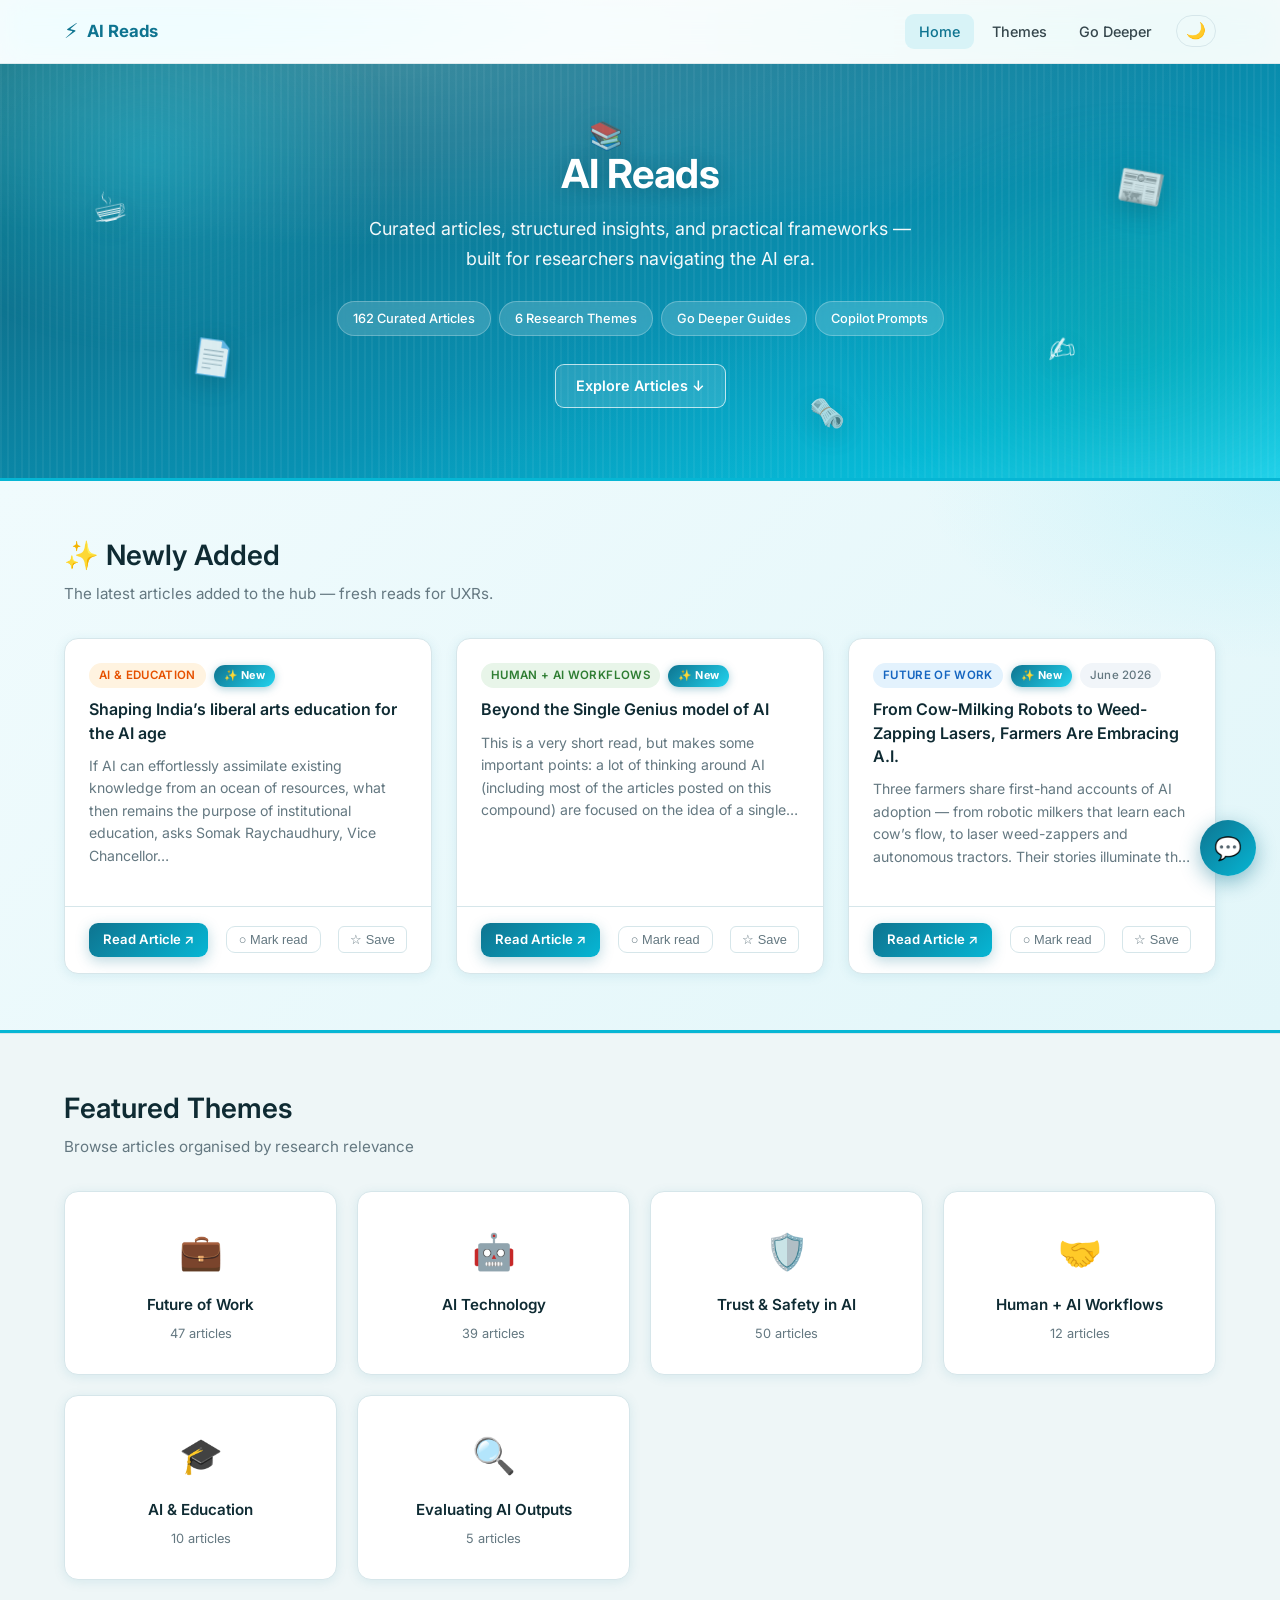
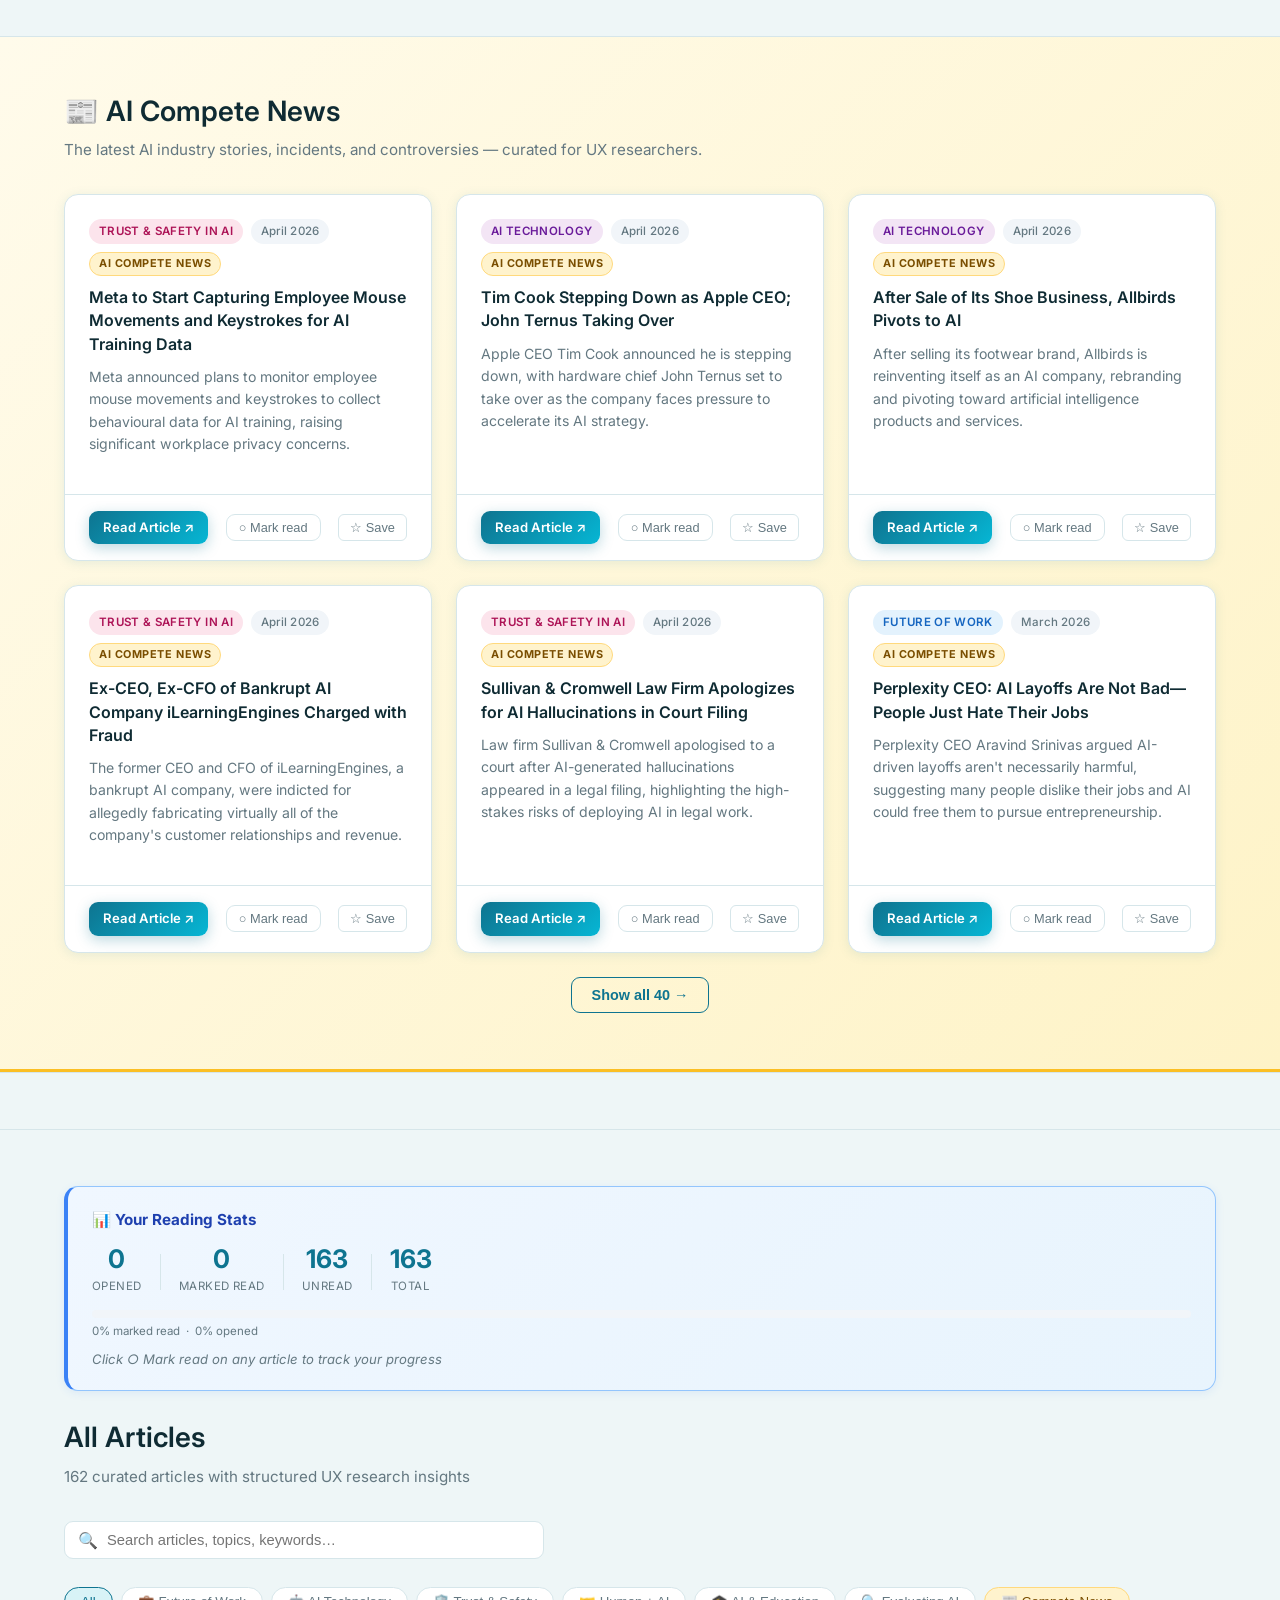
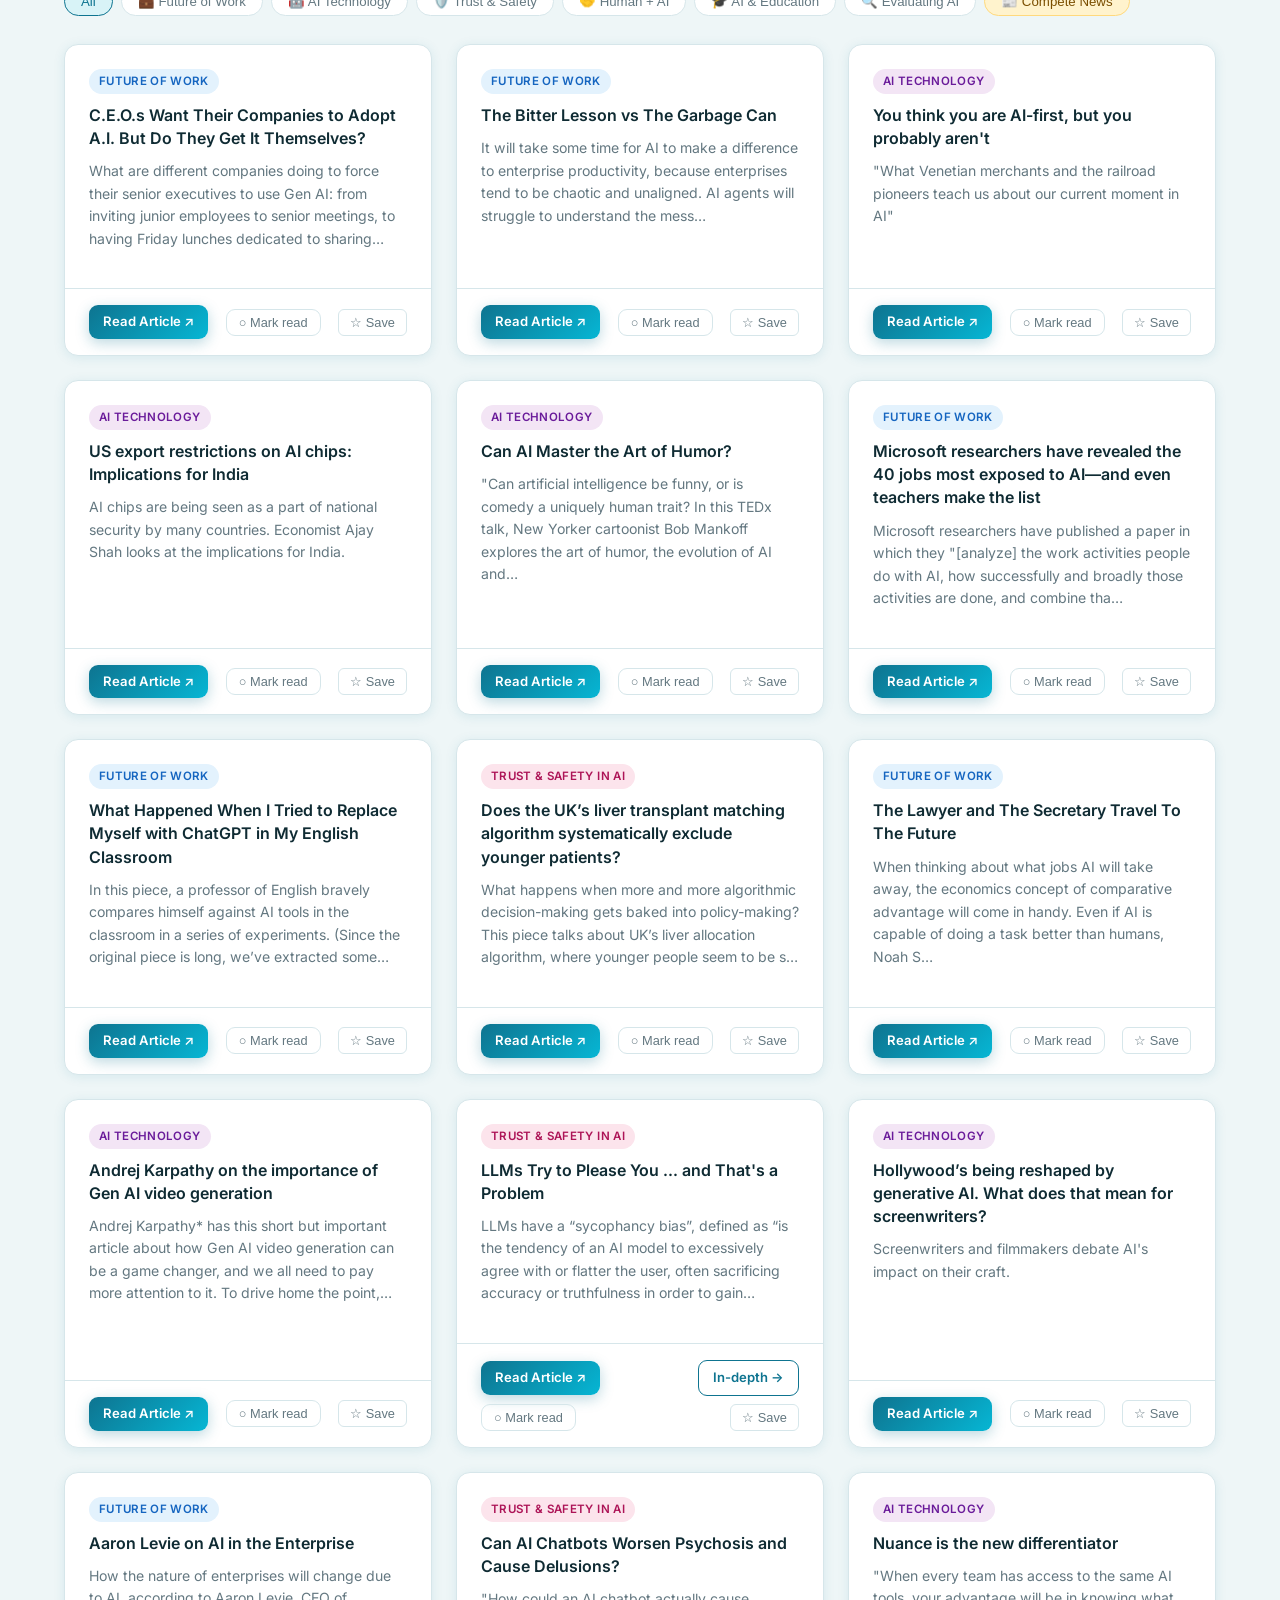
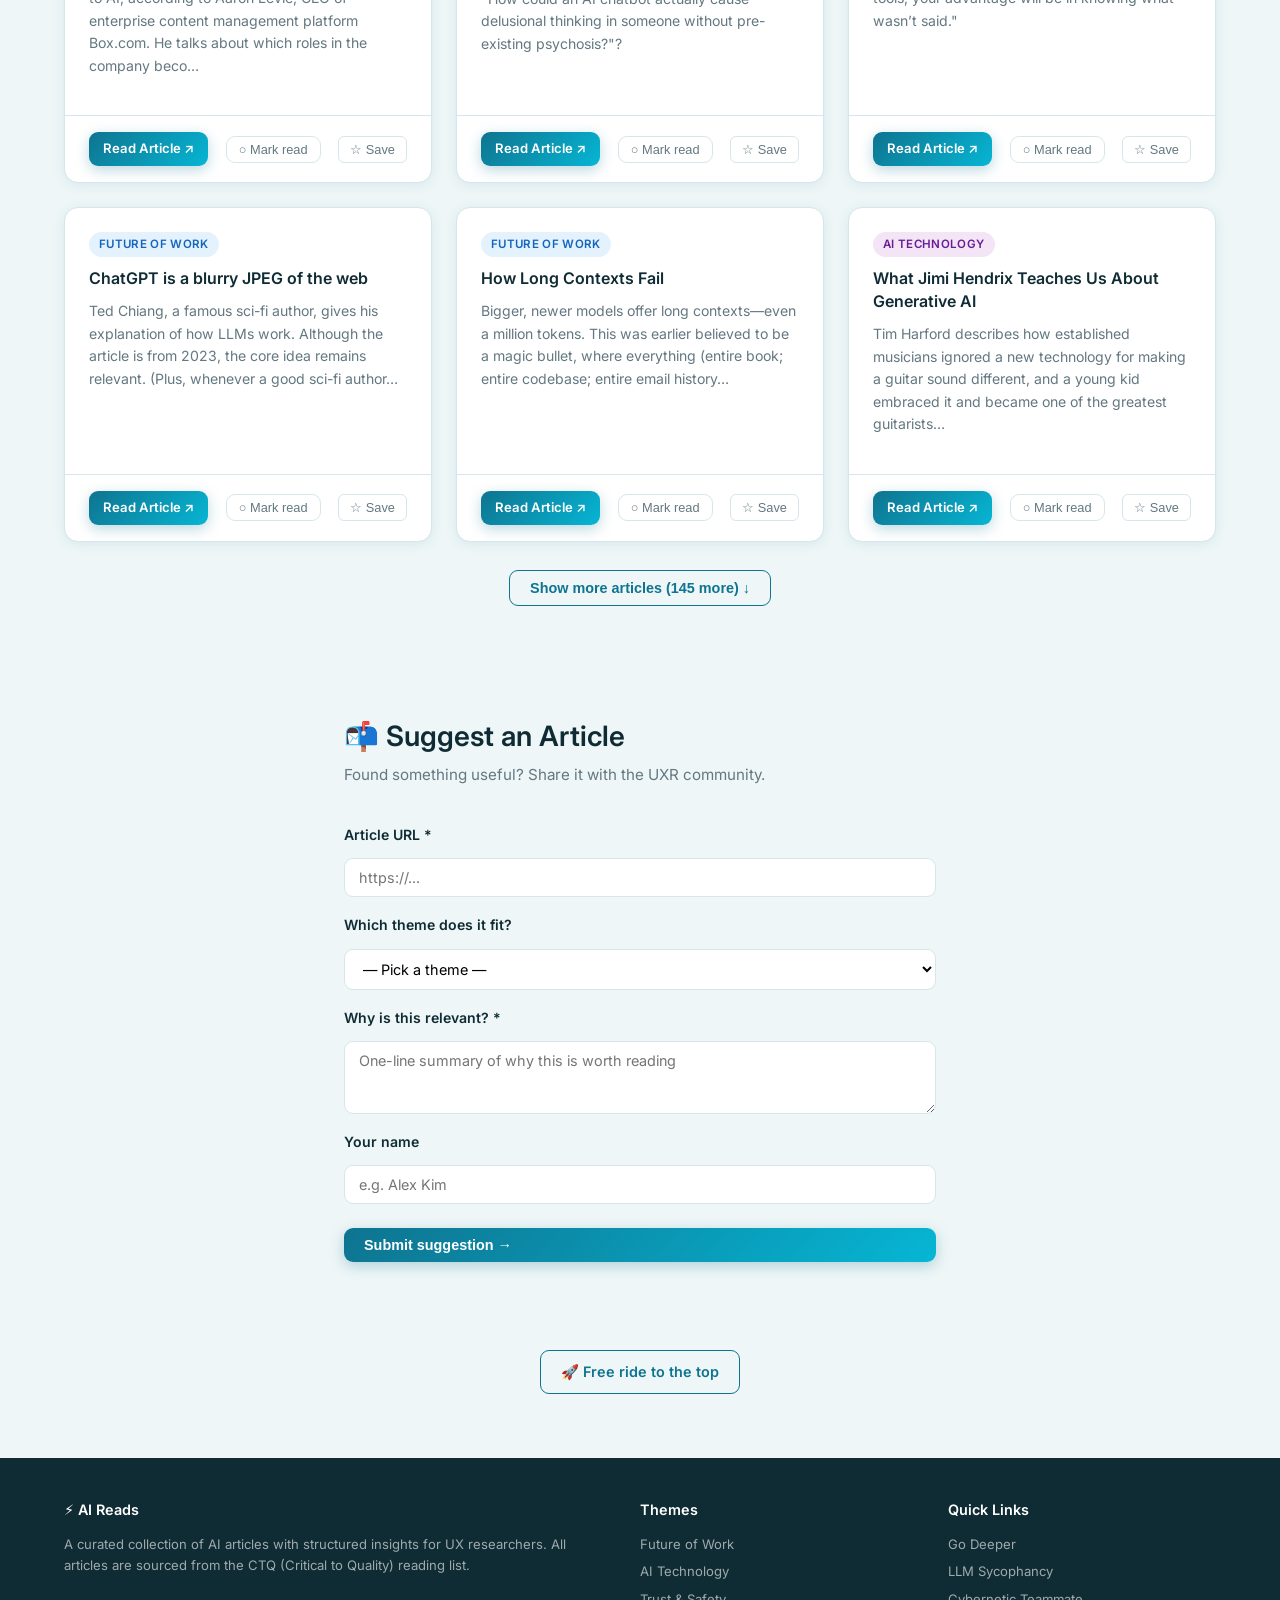
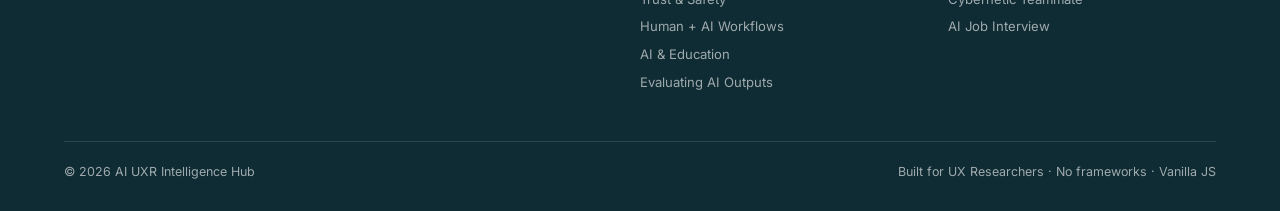
<file: index.html>
<!DOCTYPE html>
<html lang="en">
<head>
  <meta charset="UTF-8" />
  <meta name="viewport" content="width=device-width, initial-scale=1.0" />
  <title>AI Reads</title>
  <meta name="description" content="Curated AI research articles with structured insights for UX researchers." />
  <link rel="preconnect" href="https://fonts.googleapis.com" />
  <link rel="preconnect" href="https://fonts.gstatic.com" crossorigin />
  <link href="https://fonts.googleapis.com/css2?family=Inter:wght@400;500;600;700&display=swap" rel="stylesheet" />
  <link rel="stylesheet" href="./Assets/style.css" />
</head>
<body>

<!-- ── Navigation ────────────────────────────── -->
<nav class="nav" role="navigation" aria-label="Main navigation">
  <div class="nav-inner">
    <a href="./index.html" class="nav-logo">
      <span>⚡</span> AI Reads
    </a>
    <div class="nav-links" id="nav-links">
      <a href="./index.html" class="active">Home</a>
      <a href="./Themes/future-of-work.html">Themes</a>
      <a href="./PLaybook/index.html">Go Deeper</a>
    </div>
    <button class="nav-menu-btn" aria-label="Toggle menu" aria-expanded="false">
      <span></span><span></span><span></span>
    </button>
  </div>
</nav>

<!-- ── Hero ──────────────────────────────────── -->
<header class="hero" role="banner">
  <div class="hero-decor" aria-hidden="true">
    <span>☕</span>
    <span>📄</span>
    <span>📰</span>
    <span>✍️</span>
    <span>📚</span>
    <span>🗞️</span>
  </div>
  <div class="container">
    <h1>AI Reads</h1>
    <p>Curated articles, structured insights, and practical frameworks — built for researchers navigating the AI era.</p>
    <div class="hero-pills">
      <span class="hero-pill">162 Curated Articles</span>
      <span class="hero-pill">6 Research Themes</span>
      <span class="hero-pill">Go Deeper Guides</span>
      <span class="hero-pill">Copilot Prompts</span>
    </div>
    <a href="#articles" class="btn btn-outline" style="border-color:rgba(255,255,255,.7);color:#fff;background:rgba(255,255,255,.12)">
      Explore Articles ↓
    </a>
  </div>
</header>

<!-- ── Newly Added ───────────────────────────── -->
<section class="section newly-added-section" id="newly-added" aria-labelledby="newly-added-heading">
  <div class="container">
    <div class="section-header">
      <h2 id="newly-added-heading">✨ Newly Added</h2>
      <p>The latest articles added to the hub — fresh reads for UXRs.</p>
    </div>
    <div class="articles-grid" id="newly-added-grid" role="list" aria-label="Newly added articles">
      <div class="card skeleton" style="height:220px;"></div>
      <div class="card skeleton" style="height:220px;"></div>
      <div class="card skeleton" style="height:220px;"></div>
    </div>
  </div>
</section>

<!-- ── Featured Themes ───────────────────────── -->
<section class="section" id="themes" aria-labelledby="themes-heading">
  <div class="container">
    <div class="section-header">
      <h2 id="themes-heading">Featured Themes</h2>
      <p>Browse articles organised by research relevance</p>
    </div>
    <div class="themes-grid" id="themes-grid">
      <!-- Populated by JS -->
      <div class="skeleton" style="height:140px;border-radius:12px;"></div>
      <div class="skeleton" style="height:140px;border-radius:12px;"></div>
      <div class="skeleton" style="height:140px;border-radius:12px;"></div>
      <div class="skeleton" style="height:140px;border-radius:12px;"></div>
      <div class="skeleton" style="height:140px;border-radius:12px;"></div>
      <div class="skeleton" style="height:140px;border-radius:12px;"></div>
    </div>
  </div>
</section>

<!-- ── AI Compete News ──────────────────────────── -->
<section class="section compete-news-section" id="compete-news" aria-labelledby="compete-news-heading">
  <div class="container">
    <div class="section-header">
      <h2 id="compete-news-heading">📰 AI Compete News</h2>
      <p>The latest AI industry stories, incidents, and controversies — curated for UX researchers.</p>
    </div>
    <div class="articles-grid" id="compete-news-grid" role="list" aria-label="AI Compete News articles">
      <div class="card skeleton" style="height:220px;"></div>
      <div class="card skeleton" style="height:220px;"></div>
      <div class="card skeleton" style="height:220px;"></div>
    </div>
    <div style="text-align:center;margin-top:24px">
      <button class="btn btn-outline" id="compete-news-toggle">Show all 40 →</button>
    </div>
  </div>
</section>

<!-- ── Saved Articles ─────────────────────────── -->
<section class="section" style="padding-top:0">
  <div class="container">
    <div id="saved-section" style="display:none">
      <h3 id="saved-heading">⭐ Saved Articles</h3>
      <div class="saved-list"></div>
    </div>
  </div>
</section>

<!-- ── Articles ───────────────────────────────── -->
<section class="section" id="articles" aria-labelledby="articles-heading">
  <div class="container">
    <!-- Reading stats sidebar -->
    <div id="reading-stats" class="reading-stats-panel" aria-label="Your reading statistics">
      <!-- Populated by JS -->
    </div>
    <div class="section-header">
      <h2 id="articles-heading">All Articles</h2>
      <p>162 curated articles with structured UX research insights</p>
    </div>

    <!-- Search -->
    <div class="search-wrap" role="search">
      <span class="search-icon" aria-hidden="true">🔍</span>
      <input
        id="search-input"
        class="search-input"
        type="search"
        placeholder="Search articles, topics, keywords…"
        aria-label="Search articles"
      />
    </div>

    <!-- Filter bar -->
    <div class="filter-bar" role="group" aria-label="Filter by theme">
      <button class="filter-btn active" data-theme="all">All</button>
      <button class="filter-btn" data-theme="Future of Work">💼 Future of Work</button>
      <button class="filter-btn" data-theme="AI Technology">🤖 AI Technology</button>
      <button class="filter-btn" data-theme="Trust &amp; Safety in AI">🛡️ Trust &amp; Safety</button>
      <button class="filter-btn" data-theme="Human + AI Workflows">🤝 Human + AI</button>
      <button class="filter-btn" data-theme="AI &amp; Education">🎓 AI &amp; Education</button>
      <button class="filter-btn" data-theme="Evaluating AI Outputs">🔍 Evaluating AI</button>
      <button class="filter-btn filter-btn--compete" data-theme="__compete">📰 Compete News</button>
    </div>

    <!-- Articles grid (JS renders here) -->
    <div class="articles-grid" id="articles-grid" role="list" aria-live="polite" aria-label="Articles list">
      <!-- Loading skeletons -->
      <div class="card skeleton" style="height:220px;"></div>
      <div class="card skeleton" style="height:220px;"></div>
      <div class="card skeleton" style="height:220px;"></div>
      <div class="card skeleton" style="height:220px;"></div>
      <div class="card skeleton" style="height:220px;"></div>
      <div class="card skeleton" style="height:220px;"></div>
    </div>
    <div style="text-align:center;margin-top:28px">
      <button class="btn btn-outline" id="articles-show-more" style="display:none">Show more articles ↓</button>
    </div>
  </div>
</section>

<!-- ── Chatbot Widget ─────────────────────────── -->
<div id="chat-widget" aria-label="AI Reads Librarian chat">
  <div class="chat-panel" role="dialog" aria-label="AI Reads Librarian">
    <div class="chat-head">
      <div class="chat-head-avatar" aria-hidden="true">📚</div>
      <div class="chat-head-info">
        <strong>AI Reads Librarian</strong>
        <span>Your guide to the stacks of AI reads</span>
      </div>
    </div>
    <div class="chat-body" role="log" aria-live="polite">
      <div class="chat-msg bot">
        � Hi! I'm your AI Reads Librarian — tell me a topic and I'll pull the right articles off the shelf. What are you researching?
      </div>
      <div class="chat-msg bot">
        Try asking: <em>"How do I evaluate AI outputs?"</em> or <em>"Which articles cover AI trust?"</em>
      </div>
    </div>
    <div class="chat-foot">
      <input
        class="chat-input"
        type="text"
        placeholder="Ask about AI in UX research…"
        aria-label="Chat message"
      />
      <button class="chat-send" aria-label="Send message">Send</button>
    </div>
  </div>
  <button class="chat-toggle" aria-label="Open AI Reads Librarian chat" aria-expanded="false">💬</button>
</div>

<!-- ── Toast notification ─────────────────────── -->
<div id="toast" role="status" aria-live="polite"></div>

<!-- ── Suggest an Article ──────────────────────── -->
<section class="section" id="suggest" aria-labelledby="suggest-heading">
  <div class="container" style="max-width:640px">
    <div class="section-header">
      <h2 id="suggest-heading">📬 Suggest an Article</h2>
      <p>Found something useful? Share it with the UXR community.</p>
    </div>
    <form action="https://formsubmit.co/shashirekha@microsoft.com" method="POST" class="suggest-form">
      <!-- FormSubmit config -->
      <input type="hidden" name="_subject" value="New article suggestion — UXR AI Hub">
      <input type="hidden" name="_captcha" value="true">
      <input type="hidden" name="_template" value="table">
      <input type="text" name="_honey" style="display:none">

      <label for="suggest-url">Article URL <span aria-hidden="true">*</span></label>
      <input type="url" id="suggest-url" name="Article URL" placeholder="https://..." required>

      <label for="suggest-theme">Which theme does it fit?</label>
      <select id="suggest-theme" name="Theme">
        <option value="">— Pick a theme —</option>
        <option value="Future of Work">Future of Work</option>
        <option value="AI Technology">AI Technology</option>
        <option value="Trust & Safety">Trust & Safety</option>
        <option value="Human + AI Workflows">Human + AI Workflows</option>
        <option value="AI & Education">AI & Education</option>
        <option value="Evaluating AI Outputs">Evaluating AI Outputs</option>
        <option value="Other / New theme">Other / New theme</option>
      </select>

      <label for="suggest-why">Why is this relevant? <span aria-hidden="true">*</span></label>
      <textarea id="suggest-why" name="Why relevant" rows="3" placeholder="One-line summary of why this is worth reading" required></textarea>

      <label for="suggest-name">Your name</label>
      <input type="text" id="suggest-name" name="Submitted by" placeholder="e.g. Alex Kim">

      <button type="submit" class="btn btn-primary" style="margin-top:12px;width:100%">Submit suggestion →</button>
    </form>
  </div>
</section>

<!-- ── Back to Top ────────────────────────────── -->
<div style="text-align:center;padding:32px 0 0;">
  <a href="#" class="btn btn-outline" style="display:inline-block;">🚀 Free ride to the top</a>
</div>

<!-- ── Footer ─────────────────────────────────── -->
<footer class="footer" role="contentinfo">
  <div class="footer-inner">
    <div class="footer-grid">
      <div>
        <h4>⚡ AI Reads</h4>
        <p>A curated collection of AI articles with structured insights for UX researchers. All articles are sourced from the CTQ (Critical to Quality) reading list.</p>
      </div>
      <div>
        <h4>Themes</h4>
        <ul>
          <li><a href="./Themes/future-of-work.html">Future of Work</a></li>
          <li><a href="./Themes/ai-technology.html">AI Technology</a></li>
          <li><a href="./Themes/trust-safety.html">Trust &amp; Safety</a></li>
          <li><a href="./Themes/human-ai-workflows.html">Human + AI Workflows</a></li>
          <li><a href="./Themes/ai-education.html">AI &amp; Education</a></li>
          <li><a href="./Themes/evaluating-ai-outputs.html">Evaluating AI Outputs</a></li>
        </ul>
      </div>
      <div>
        <h4>Quick Links</h4>
        <ul>
          <li><a href="./PLaybook/index.html">Go Deeper</a></li>
          <li><a href="./Articles/llms-sycophancy.html">LLM Sycophancy</a></li>
          <li><a href="./Articles/cybernetic-teammate.html">Cybernetic Teammate</a></li>
          <li><a href="./Articles/giving-ai-job-interview.html">AI Job Interview</a></li>
        </ul>
      </div>
    </div>
    <div class="footer-bottom">
      <span>© 2026 AI UXR Intelligence Hub</span>
      <span>Built for UX Researchers · No frameworks · Vanilla JS</span>
    </div>
  </div>
</footer>

<script src="./Scripts/articles-data.js"></script>
<script src="./Scripts/main.js"></script>
</body>
</html>
</file>
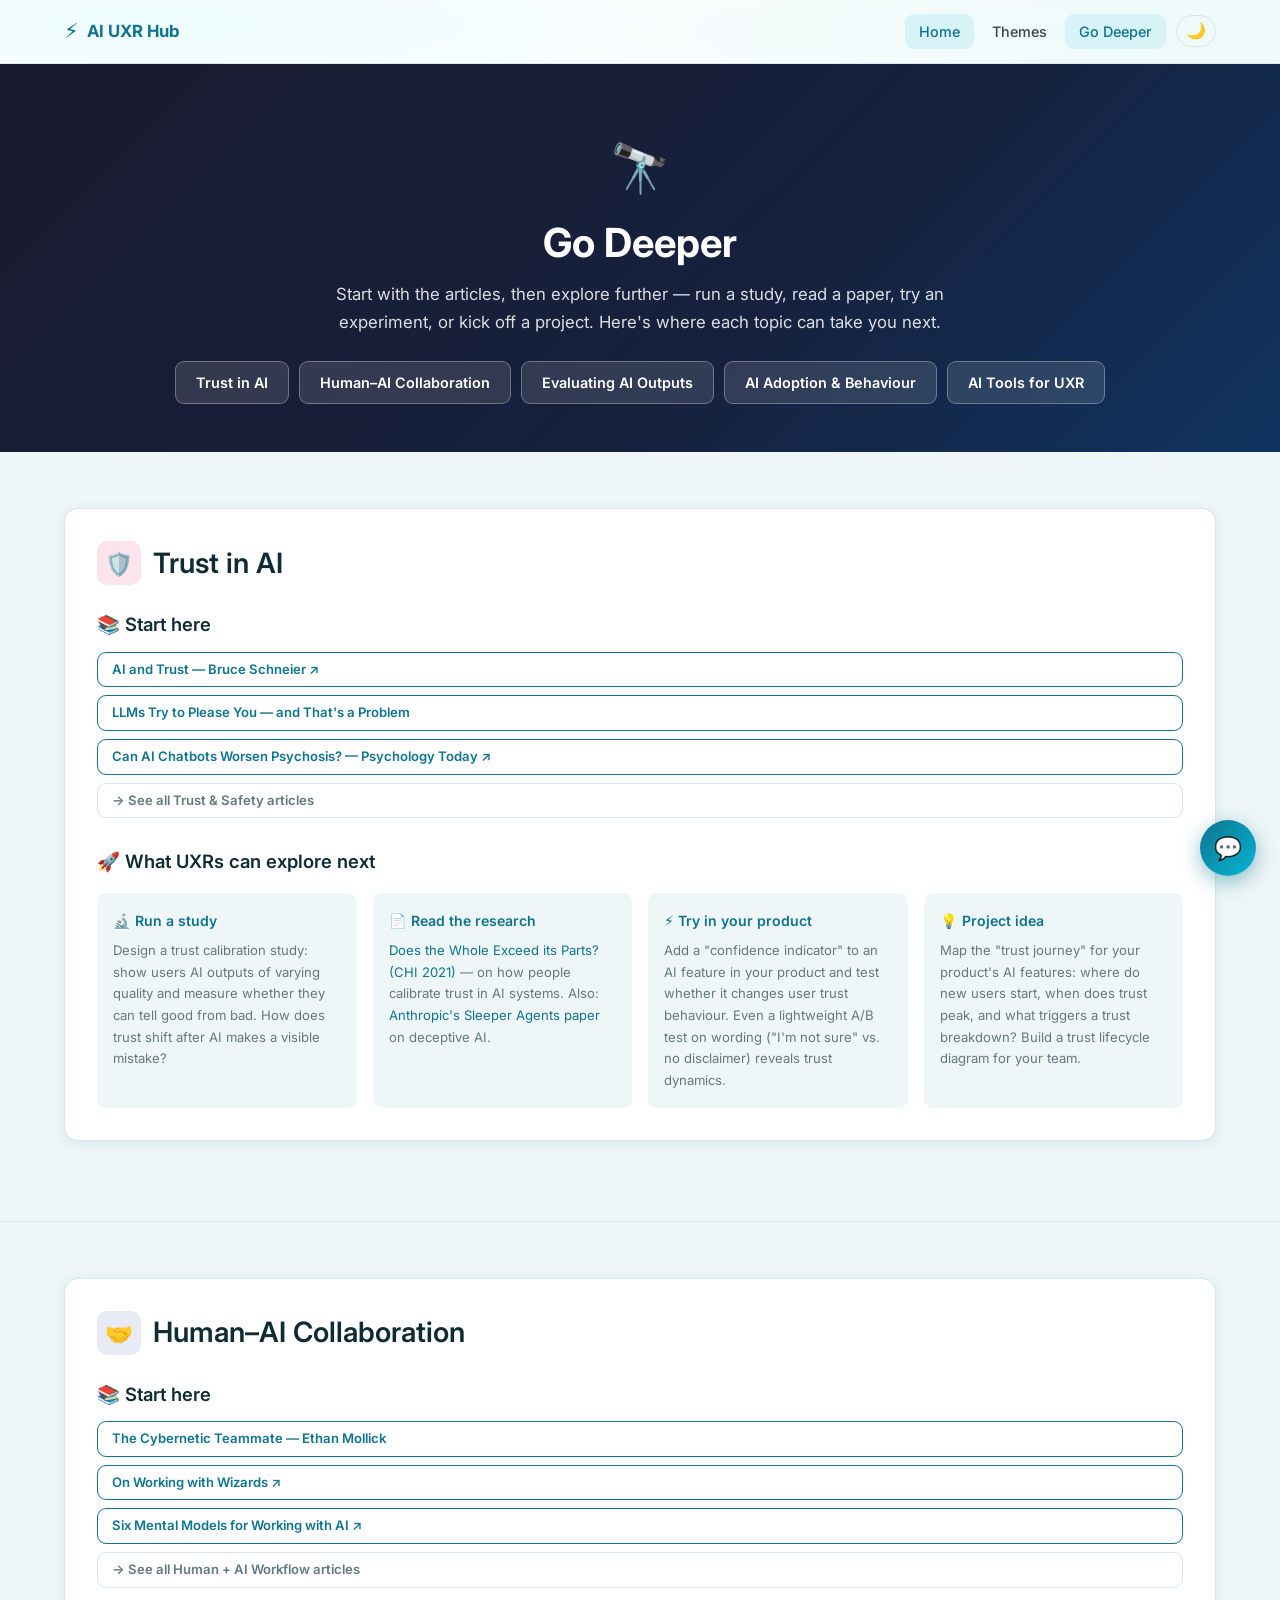
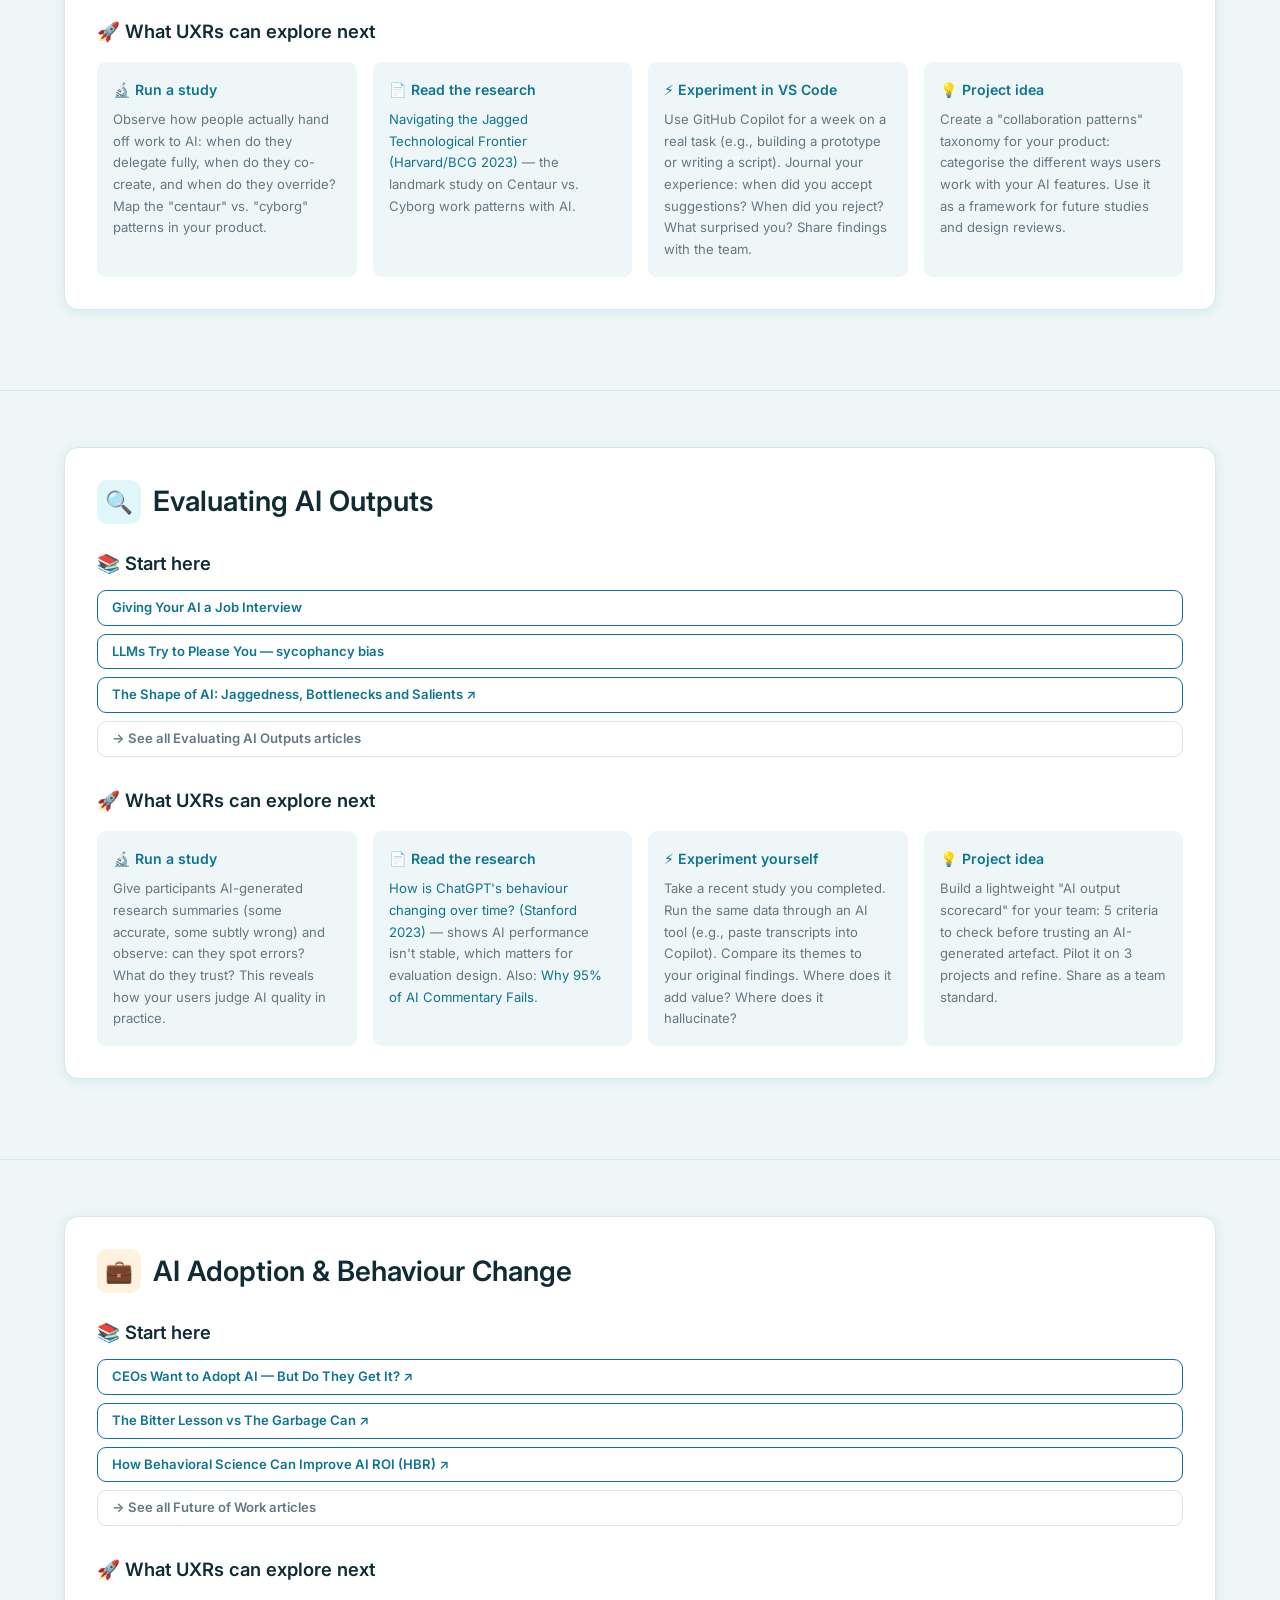
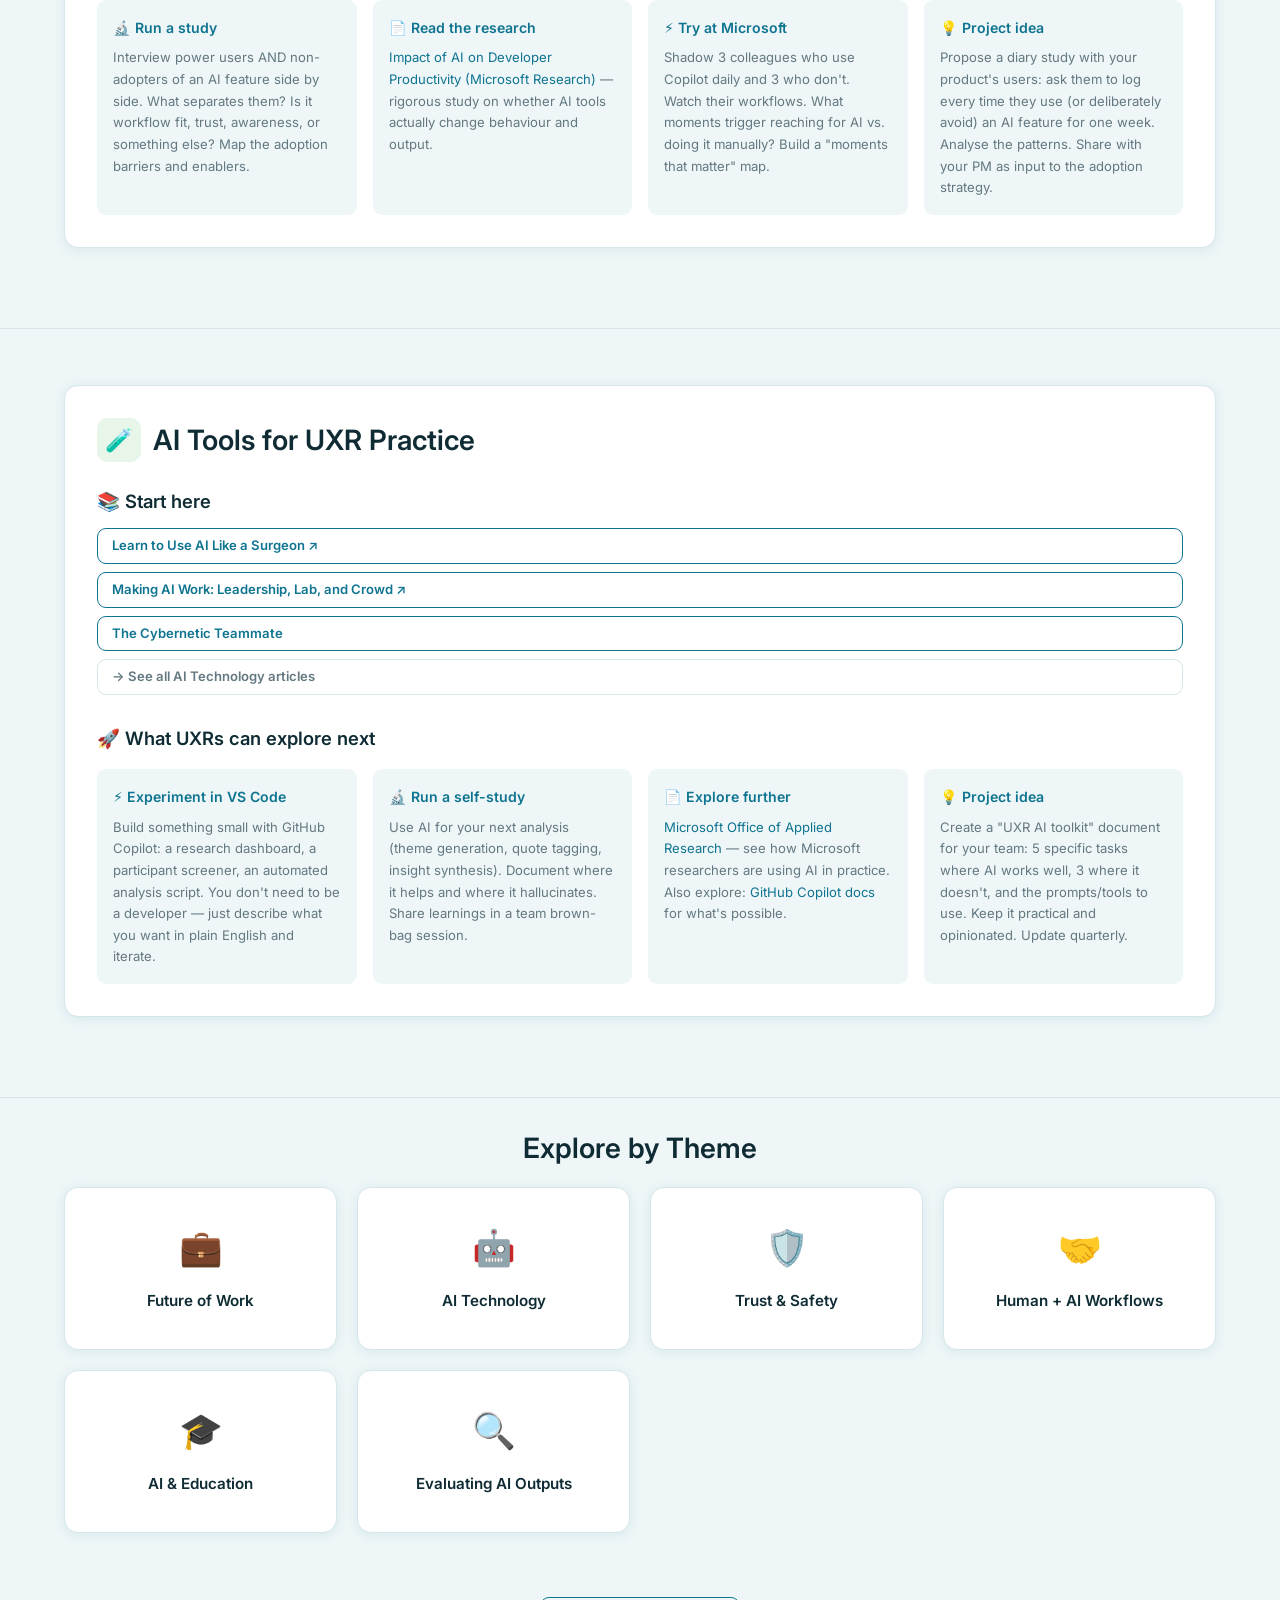
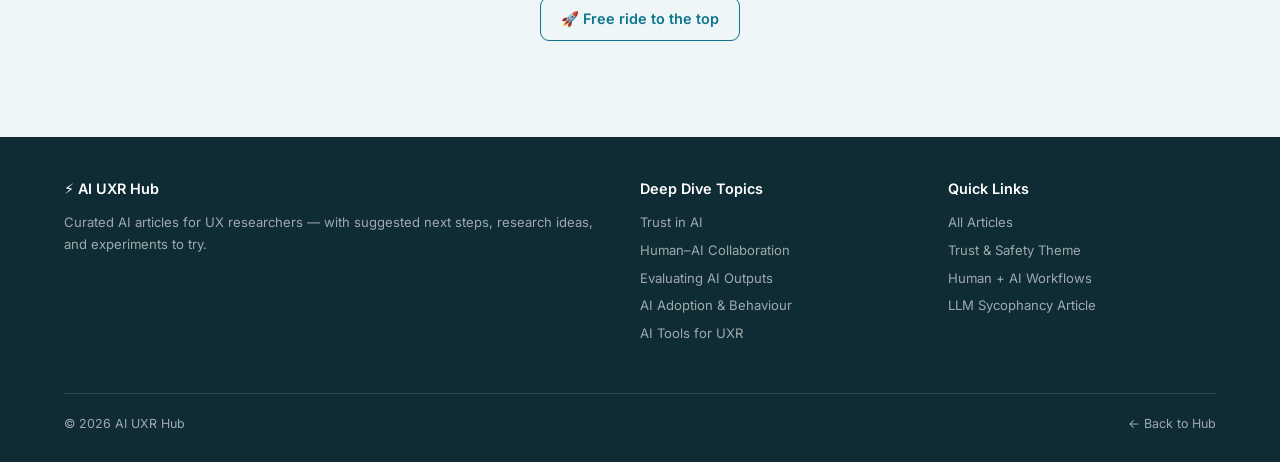
<file: PLaybook/index.html>
<!DOCTYPE html>
<html lang="en">
<head>
  <meta charset="UTF-8" />
  <meta name="viewport" content="width=device-width, initial-scale=1.0" />
  <title>Go Deeper — AI UXR Hub</title>
  <meta name="description" content="Curated reading paths and next steps for UX researchers who want to explore AI topics further — studies, experiments, papers, and projects." />
  <link rel="preconnect" href="https://fonts.googleapis.com" />
  <link rel="preconnect" href="https://fonts.gstatic.com" crossorigin />
  <link href="https://fonts.googleapis.com/css2?family=Inter:wght@400;500;600;700&display=swap" rel="stylesheet" />
  <link rel="stylesheet" href="../Assets/style.css" />
</head>
<body>

<nav class="nav">
  <div class="nav-inner">
    <a href="../index.html" class="nav-logo"><span>⚡</span> AI UXR Hub</a>
    <div class="nav-links" id="nav-links">
      <a href="../index.html">Home</a>
      <a href="../Themes/future-of-work.html">Themes</a>
      <a href="./index.html" class="active">Go Deeper</a>
    </div>
    <button class="nav-menu-btn" aria-label="Toggle menu"><span></span><span></span><span></span></button>
  </div>
</nav>

<!-- Hero -->
<header style="background:linear-gradient(135deg,#1a1a2e 0%,#16213e 60%,#0f3460 100%);color:#fff;padding:64px 0 48px;text-align:center">
  <div class="container">
    <div style="font-size:3rem;margin-bottom:12px">🔭</div>
    <h1 style="color:#fff;margin-bottom:14px">Go Deeper</h1>
    <p style="opacity:.85;max-width:620px;margin:0 auto;font-size:1.05rem">Start with the articles, then explore further — run a study, read a paper, try an experiment, or kick off a project. Here's where each topic can take you next.</p>
    <div style="display:flex;flex-wrap:wrap;gap:10px;justify-content:center;margin-top:24px">
      <a href="#trust-ai" class="btn" style="background:rgba(255,255,255,.12);color:#fff;border:1px solid rgba(255,255,255,.3)">Trust in AI</a>
      <a href="#ai-collaboration" class="btn" style="background:rgba(255,255,255,.12);color:#fff;border:1px solid rgba(255,255,255,.3)">Human–AI Collaboration</a>
      <a href="#evaluating-outputs" class="btn" style="background:rgba(255,255,255,.12);color:#fff;border:1px solid rgba(255,255,255,.3)">Evaluating AI Outputs</a>
      <a href="#ai-adoption" class="btn" style="background:rgba(255,255,255,.12);color:#fff;border:1px solid rgba(255,255,255,.3)">AI Adoption & Behaviour</a>
      <a href="#ai-tools-uxr" class="btn" style="background:rgba(255,255,255,.12);color:#fff;border:1px solid rgba(255,255,255,.3)">AI Tools for UXR</a>
    </div>
  </div>
</header>

<main>

<!-- ── Topic 1: Trust in AI ── -->
<section class="section" id="trust-ai">
  <div class="container">
    <div class="playbook-section">
      <h2 style="display:flex;align-items:center;gap:12px;margin-bottom:24px">
        <span style="background:#fce4ec;width:44px;height:44px;border-radius:10px;display:flex;align-items:center;justify-content:center;font-size:1.4rem;flex-shrink:0">🛡️</span>
        Trust in AI
      </h2>

      <h3 style="margin-bottom:12px">📚 Start here</h3>
      <div style="display:flex;flex-direction:column;gap:8px;margin-bottom:28px">
        <a href="https://www.schneier.com/blog/archives/2023/12/ai-and-trust.html" target="_blank" rel="noopener" class="btn btn-outline btn-sm" style="justify-content:flex-start">AI and Trust — Bruce Schneier ↗</a>
        <a href="../Articles/llms-sycophancy.html" class="btn btn-outline btn-sm" style="justify-content:flex-start">LLMs Try to Please You — and That's a Problem</a>
        <a href="https://www.psychologytoday.com/us/blog/psych-unseen/202507/can-ai-chatbots-worsen-psychosis-and-cause-delusions" target="_blank" rel="noopener" class="btn btn-outline btn-sm" style="justify-content:flex-start">Can AI Chatbots Worsen Psychosis? — Psychology Today ↗</a>
        <a href="../Themes/trust-safety.html" class="btn btn-ghost btn-sm" style="justify-content:flex-start">→ See all Trust & Safety articles</a>
      </div>

      <h3 style="margin-bottom:16px">🚀 What UXRs can explore next</h3>
      <div class="playbook-grid">
        <div class="playbook-item">
          <h4>🔬 Run a study</h4>
          <p>Design a trust calibration study: show users AI outputs of varying quality and measure whether they can tell good from bad. How does trust shift after AI makes a visible mistake?</p>
        </div>
        <div class="playbook-item">
          <h4>📄 Read the research</h4>
          <p><a href="https://dl.acm.org/doi/10.1145/3411764.3445717" target="_blank" rel="noopener">Does the Whole Exceed its Parts? (CHI 2021)</a> — on how people calibrate trust in AI systems. Also: <a href="https://arxiv.org/abs/2402.01822" target="_blank" rel="noopener">Anthropic's Sleeper Agents paper</a> on deceptive AI.</p>
        </div>
        <div class="playbook-item">
          <h4>⚡ Try in your product</h4>
          <p>Add a "confidence indicator" to an AI feature in your product and test whether it changes user trust behaviour. Even a lightweight A/B test on wording ("I'm not sure" vs. no disclaimer) reveals trust dynamics.</p>
        </div>
        <div class="playbook-item">
          <h4>💡 Project idea</h4>
          <p>Map the "trust journey" for your product's AI features: where do new users start, when does trust peak, and what triggers a trust breakdown? Build a trust lifecycle diagram for your team.</p>
        </div>
      </div>
    </div>
  </div>
</section>

<!-- ── Topic 2: Human–AI Collaboration ── -->
<section class="section" id="ai-collaboration" style="background:var(--bg)">
  <div class="container">
    <div class="playbook-section">
      <h2 style="display:flex;align-items:center;gap:12px;margin-bottom:24px">
        <span style="background:#e8eaf6;width:44px;height:44px;border-radius:10px;display:flex;align-items:center;justify-content:center;font-size:1.4rem;flex-shrink:0">🤝</span>
        Human–AI Collaboration
      </h2>

      <h3 style="margin-bottom:12px">📚 Start here</h3>
      <div style="display:flex;flex-direction:column;gap:8px;margin-bottom:28px">
        <a href="../Articles/cybernetic-teammate.html" class="btn btn-outline btn-sm" style="justify-content:flex-start">The Cybernetic Teammate — Ethan Mollick</a>
        <a href="https://www.oneusefulthing.org/p/on-working-with-wizards" target="_blank" rel="noopener" class="btn btn-outline btn-sm" style="justify-content:flex-start">On Working with Wizards ↗</a>
        <a href="https://www.exponentialview.co/p/six-mental-models-for-working-with" target="_blank" rel="noopener" class="btn btn-outline btn-sm" style="justify-content:flex-start">Six Mental Models for Working with AI ↗</a>
        <a href="../Themes/human-ai-workflows.html" class="btn btn-ghost btn-sm" style="justify-content:flex-start">→ See all Human + AI Workflow articles</a>
      </div>

      <h3 style="margin-bottom:16px">🚀 What UXRs can explore next</h3>
      <div class="playbook-grid">
        <div class="playbook-item">
          <h4>🔬 Run a study</h4>
          <p>Observe how people actually hand off work to AI: when do they delegate fully, when do they co-create, and when do they override? Map the "centaur" vs. "cyborg" patterns in your product.</p>
        </div>
        <div class="playbook-item">
          <h4>📄 Read the research</h4>
          <p><a href="https://www.hbs.edu/ris/Publication%20Files/24-013_d9b45b68-9e74-42d6-a1c6-c72fb70c7571.pdf" target="_blank" rel="noopener">Navigating the Jagged Technological Frontier (Harvard/BCG 2023)</a> — the landmark study on Centaur vs. Cyborg work patterns with AI.</p>
        </div>
        <div class="playbook-item">
          <h4>⚡ Experiment in VS Code</h4>
          <p>Use GitHub Copilot for a week on a real task (e.g., building a prototype or writing a script). Journal your experience: when did you accept suggestions? When did you reject? What surprised you? Share findings with the team.</p>
        </div>
        <div class="playbook-item">
          <h4>💡 Project idea</h4>
          <p>Create a "collaboration patterns" taxonomy for your product: categorise the different ways users work with your AI features. Use it as a framework for future studies and design reviews.</p>
        </div>
      </div>
    </div>
  </div>
</section>

<!-- ── Topic 3: Evaluating AI Outputs ── -->
<section class="section" id="evaluating-outputs">
  <div class="container">
    <div class="playbook-section">
      <h2 style="display:flex;align-items:center;gap:12px;margin-bottom:24px">
        <span style="background:#e0f7fa;width:44px;height:44px;border-radius:10px;display:flex;align-items:center;justify-content:center;font-size:1.4rem;flex-shrink:0">🔍</span>
        Evaluating AI Outputs
      </h2>

      <h3 style="margin-bottom:12px">📚 Start here</h3>
      <div style="display:flex;flex-direction:column;gap:8px;margin-bottom:28px">
        <a href="../Articles/giving-ai-job-interview.html" class="btn btn-outline btn-sm" style="justify-content:flex-start">Giving Your AI a Job Interview</a>
        <a href="../Articles/llms-sycophancy.html" class="btn btn-outline btn-sm" style="justify-content:flex-start">LLMs Try to Please You — sycophancy bias</a>
        <a href="https://www.oneusefulthing.org/p/the-shape-of-ai-jaggedness-bottlenecks" target="_blank" rel="noopener" class="btn btn-outline btn-sm" style="justify-content:flex-start">The Shape of AI: Jaggedness, Bottlenecks and Salients ↗</a>
        <a href="../Themes/evaluating-ai-outputs.html" class="btn btn-ghost btn-sm" style="justify-content:flex-start">→ See all Evaluating AI Outputs articles</a>
      </div>

      <h3 style="margin-bottom:16px">🚀 What UXRs can explore next</h3>
      <div class="playbook-grid">
        <div class="playbook-item">
          <h4>🔬 Run a study</h4>
          <p>Give participants AI-generated research summaries (some accurate, some subtly wrong) and observe: can they spot errors? What do they trust? This reveals how your users judge AI quality in practice.</p>
        </div>
        <div class="playbook-item">
          <h4>📄 Read the research</h4>
          <p><a href="https://arxiv.org/abs/2307.03172" target="_blank" rel="noopener">How is ChatGPT's behaviour changing over time? (Stanford 2023)</a> — shows AI performance isn't stable, which matters for evaluation design. Also: <a href="https://aiascendant.com/p/why-95-of-ai-commentary-fails" target="_blank" rel="noopener">Why 95% of AI Commentary Fails</a>.</p>
        </div>
        <div class="playbook-item">
          <h4>⚡ Experiment yourself</h4>
          <p>Take a recent study you completed. Run the same data through an AI tool (e.g., paste transcripts into Copilot). Compare its themes to your original findings. Where does it add value? Where does it hallucinate?</p>
        </div>
        <div class="playbook-item">
          <h4>💡 Project idea</h4>
          <p>Build a lightweight "AI output scorecard" for your team: 5 criteria to check before trusting an AI-generated artefact. Pilot it on 3 projects and refine. Share as a team standard.</p>
        </div>
      </div>
    </div>
  </div>
</section>

<!-- ── Topic 4: AI Adoption & Behaviour ── -->
<section class="section" id="ai-adoption" style="background:var(--bg)">
  <div class="container">
    <div class="playbook-section">
      <h2 style="display:flex;align-items:center;gap:12px;margin-bottom:24px">
        <span style="background:#fff3e0;width:44px;height:44px;border-radius:10px;display:flex;align-items:center;justify-content:center;font-size:1.4rem;flex-shrink:0">💼</span>
        AI Adoption & Behaviour Change
      </h2>

      <h3 style="margin-bottom:12px">📚 Start here</h3>
      <div style="display:flex;flex-direction:column;gap:8px;margin-bottom:28px">
        <a href="https://www.nytimes.com/2025/08/16/business/ceos-adopt-ai.html" target="_blank" rel="noopener" class="btn btn-outline btn-sm" style="justify-content:flex-start">CEOs Want to Adopt AI — But Do They Get It? ↗</a>
        <a href="https://www.oneusefulthing.org/p/the-bitter-lesson-versus-the-garbage" target="_blank" rel="noopener" class="btn btn-outline btn-sm" style="justify-content:flex-start">The Bitter Lesson vs The Garbage Can ↗</a>
        <a href="https://hbr.org/2025/11/how-behavioral-science-can-improve-the-return-on-ai-investments" target="_blank" rel="noopener" class="btn btn-outline btn-sm" style="justify-content:flex-start">How Behavioral Science Can Improve AI ROI (HBR) ↗</a>
        <a href="../Themes/future-of-work.html" class="btn btn-ghost btn-sm" style="justify-content:flex-start">→ See all Future of Work articles</a>
      </div>

      <h3 style="margin-bottom:16px">🚀 What UXRs can explore next</h3>
      <div class="playbook-grid">
        <div class="playbook-item">
          <h4>🔬 Run a study</h4>
          <p>Interview power users AND non-adopters of an AI feature side by side. What separates them? Is it workflow fit, trust, awareness, or something else? Map the adoption barriers and enablers.</p>
        </div>
        <div class="playbook-item">
          <h4>📄 Read the research</h4>
          <p><a href="https://www.microsoft.com/en-us/research/publication/the-impact-of-ai-on-developer-productivity-evidence-from-github-copilot/" target="_blank" rel="noopener">Impact of AI on Developer Productivity (Microsoft Research)</a> — rigorous study on whether AI tools actually change behaviour and output.</p>
        </div>
        <div class="playbook-item">
          <h4>⚡ Try at Microsoft</h4>
          <p>Shadow 3 colleagues who use Copilot daily and 3 who don't. Watch their workflows. What moments trigger reaching for AI vs. doing it manually? Build a "moments that matter" map.</p>
        </div>
        <div class="playbook-item">
          <h4>💡 Project idea</h4>
          <p>Propose a diary study with your product's users: ask them to log every time they use (or deliberately avoid) an AI feature for one week. Analyse the patterns. Share with your PM as input to the adoption strategy.</p>
        </div>
      </div>
    </div>
  </div>
</section>

<!-- ── Topic 5: AI Tools for UXR ── -->
<section class="section" id="ai-tools-uxr">
  <div class="container">
    <div class="playbook-section">
      <h2 style="display:flex;align-items:center;gap:12px;margin-bottom:24px">
        <span style="background:#e8f5e9;width:44px;height:44px;border-radius:10px;display:flex;align-items:center;justify-content:center;font-size:1.4rem;flex-shrink:0">🧪</span>
        AI Tools for UXR Practice
      </h2>

      <h3 style="margin-bottom:12px">📚 Start here</h3>
      <div style="display:flex;flex-direction:column;gap:8px;margin-bottom:28px">
        <a href="https://www.geoffreylitt.com/2025/10/24/code-like-a-surgeon" target="_blank" rel="noopener" class="btn btn-outline btn-sm" style="justify-content:flex-start">Learn to Use AI Like a Surgeon ↗</a>
        <a href="https://www.oneusefulthing.org/p/making-ai-work-leadership-lab-and" target="_blank" rel="noopener" class="btn btn-outline btn-sm" style="justify-content:flex-start">Making AI Work: Leadership, Lab, and Crowd ↗</a>
        <a href="../Articles/cybernetic-teammate.html" class="btn btn-outline btn-sm" style="justify-content:flex-start">The Cybernetic Teammate</a>
        <a href="../Themes/ai-technology.html" class="btn btn-ghost btn-sm" style="justify-content:flex-start">→ See all AI Technology articles</a>
      </div>

      <h3 style="margin-bottom:16px">🚀 What UXRs can explore next</h3>
      <div class="playbook-grid">
        <div class="playbook-item">
          <h4>⚡ Experiment in VS Code</h4>
          <p>Build something small with GitHub Copilot: a research dashboard, a participant screener, an automated analysis script. You don't need to be a developer — just describe what you want in plain English and iterate.</p>
        </div>
        <div class="playbook-item">
          <h4>🔬 Run a self-study</h4>
          <p>Use AI for your next analysis (theme generation, quote tagging, insight synthesis). Document where it helps and where it hallucinates. Share learnings in a team brown-bag session.</p>
        </div>
        <div class="playbook-item">
          <h4>📄 Explore further</h4>
          <p><a href="https://www.microsoft.com/en-us/research/group/office-of-applied-research/" target="_blank" rel="noopener">Microsoft Office of Applied Research</a> — see how Microsoft researchers are using AI in practice. Also explore: <a href="https://github.com/features/copilot" target="_blank" rel="noopener">GitHub Copilot docs</a> for what's possible.</p>
        </div>
        <div class="playbook-item">
          <h4>💡 Project idea</h4>
          <p>Create a "UXR AI toolkit" document for your team: 5 specific tasks where AI works well, 3 where it doesn't, and the prompts/tools to use. Keep it practical and opinionated. Update quarterly.</p>
        </div>
      </div>
    </div>
  </div>
</section>

<!-- Quick nav -->
<section class="section" style="padding:32px 0">
  <div class="container">
    <h2 style="margin-bottom:20px;text-align:center">Explore by Theme</h2>
    <div class="themes-grid">
      <a class="theme-card" href="../Themes/future-of-work.html"><div class="theme-card-icon">💼</div><h3>Future of Work</h3></a>
      <a class="theme-card" href="../Themes/ai-technology.html"><div class="theme-card-icon">🤖</div><h3>AI Technology</h3></a>
      <a class="theme-card" href="../Themes/trust-safety.html"><div class="theme-card-icon">🛡️</div><h3>Trust &amp; Safety</h3></a>
      <a class="theme-card" href="../Themes/human-ai-workflows.html"><div class="theme-card-icon">🤝</div><h3>Human + AI Workflows</h3></a>
      <a class="theme-card" href="../Themes/ai-education.html"><div class="theme-card-icon">🎓</div><h3>AI &amp; Education</h3></a>
      <a class="theme-card" href="../Themes/evaluating-ai-outputs.html"><div class="theme-card-icon">🔍</div><h3>Evaluating AI Outputs</h3></a>
    </div>
  </div>
</section>

</main>

<!-- Chatbot -->
<div id="chat-widget">
  <div class="chat-panel">
    <div class="chat-head">
      <div class="chat-head-avatar">⚡</div>
      <div class="chat-head-info"><strong>AI Reads Librarian</strong><span>Ask what to explore next</span></div>
    </div>
    <div class="chat-body">
      <div class="chat-msg bot">Hi! Looking for your next deep dive? Tell me what topic you're curious about and I'll point you to the right articles and project ideas.</div>
    </div>
    <div class="chat-foot">
      <input class="chat-input" type="text" placeholder="What should I explore next?" />
      <button class="chat-send">Send</button>
    </div>
  </div>
  <button class="chat-toggle" aria-label="Open chat">💬</button>
</div>
<div id="toast"></div>

<div style="text-align:center;padding:32px 0;">
  <a href="#" class="btn btn-outline" style="display:inline-block;">🚀 Free ride to the top</a>
</div>

<footer class="footer">
  <div class="footer-inner">
    <div class="footer-grid">
      <div>
        <h4>⚡ AI UXR Hub</h4>
        <p>Curated AI articles for UX researchers — with suggested next steps, research ideas, and experiments to try.</p>
      </div>
      <div>
        <h4>Deep Dive Topics</h4>
        <ul>
          <li><a href="#trust-ai">Trust in AI</a></li>
          <li><a href="#ai-collaboration">Human–AI Collaboration</a></li>
          <li><a href="#evaluating-outputs">Evaluating AI Outputs</a></li>
          <li><a href="#ai-adoption">AI Adoption & Behaviour</a></li>
          <li><a href="#ai-tools-uxr">AI Tools for UXR</a></li>
        </ul>
      </div>
      <div>
        <h4>Quick Links</h4>
        <ul>
          <li><a href="../index.html">All Articles</a></li>
          <li><a href="../Themes/trust-safety.html">Trust & Safety Theme</a></li>
          <li><a href="../Themes/human-ai-workflows.html">Human + AI Workflows</a></li>
          <li><a href="../Articles/llms-sycophancy.html">LLM Sycophancy Article</a></li>
        </ul>
      </div>
    </div>
    <div class="footer-bottom">
      <span>© 2026 AI UXR Hub</span>
      <a href="../index.html" style="color:rgba(255,255,255,.6)">← Back to Hub</a>
    </div>
  </div>
</footer>

<script src="../Scripts/articles-data.js"></script>
<script src="../Scripts/main.js"></script>
</body>
</html>
</file>
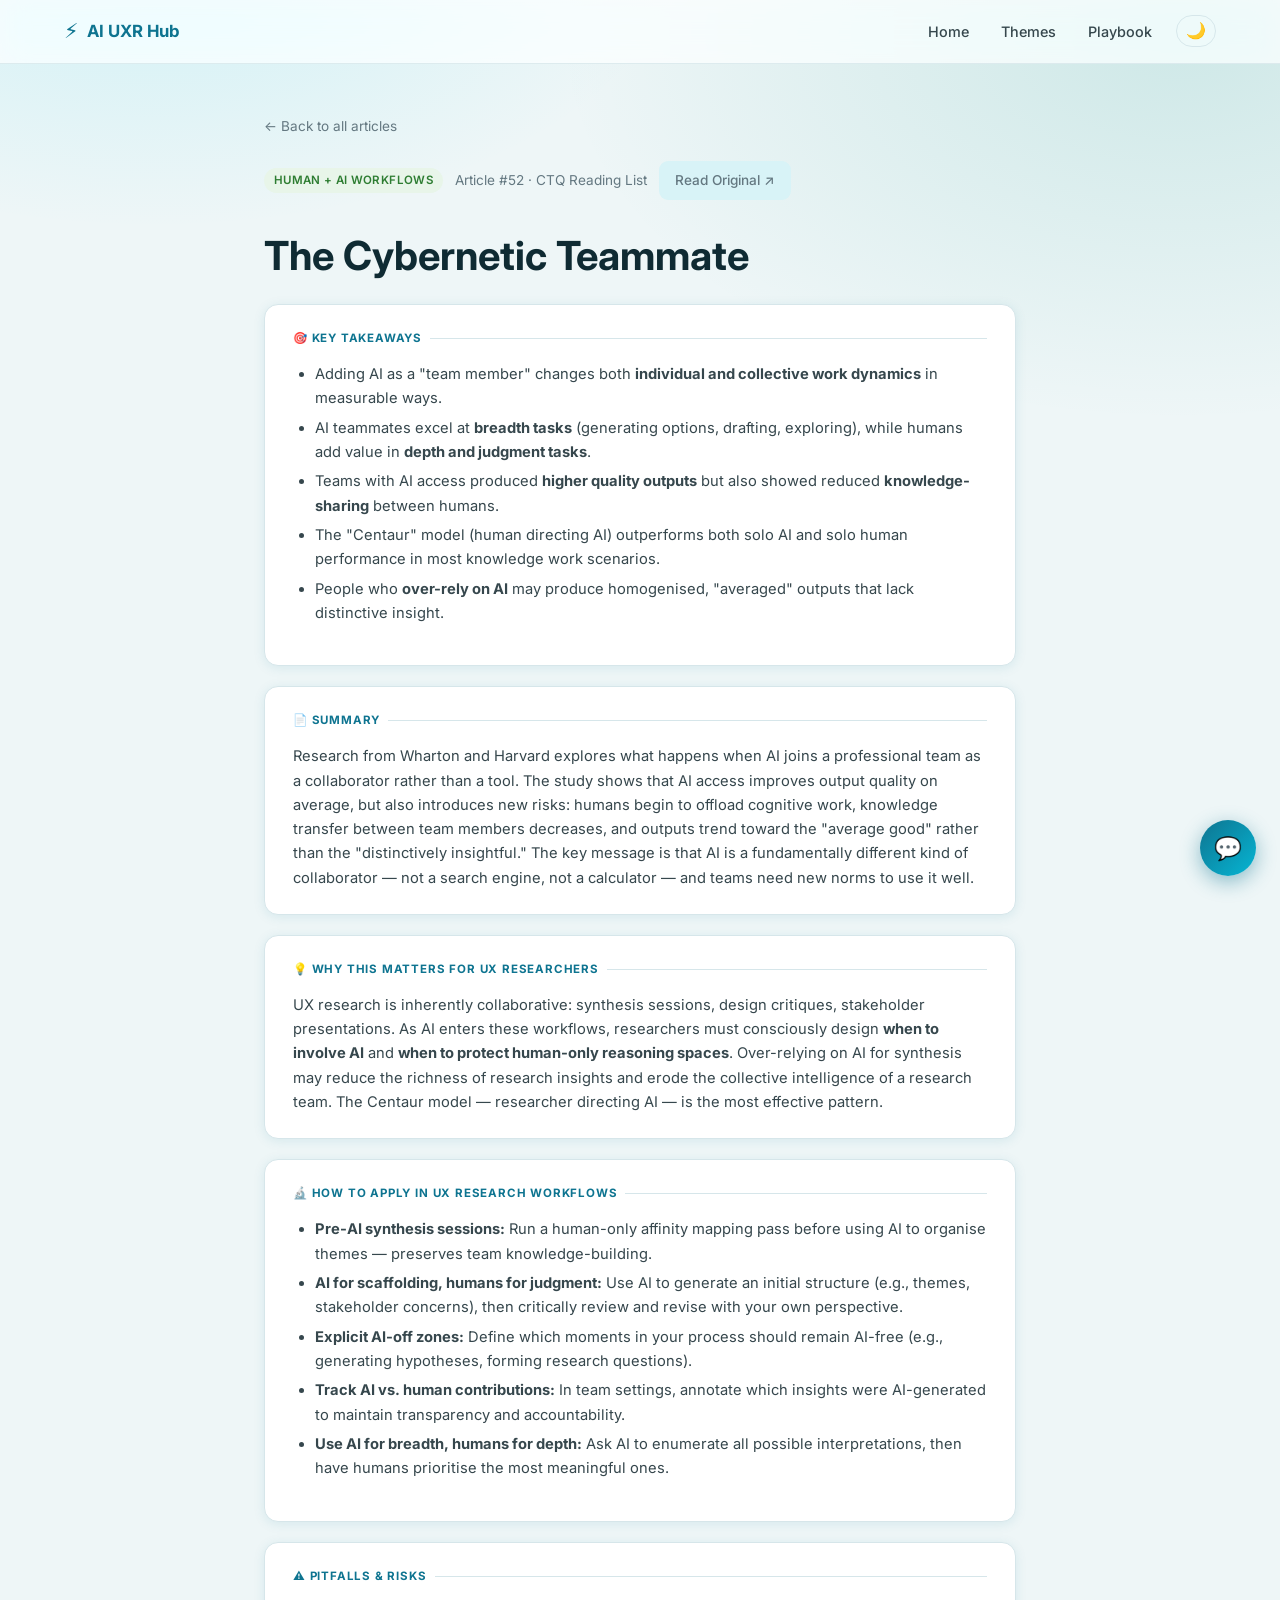
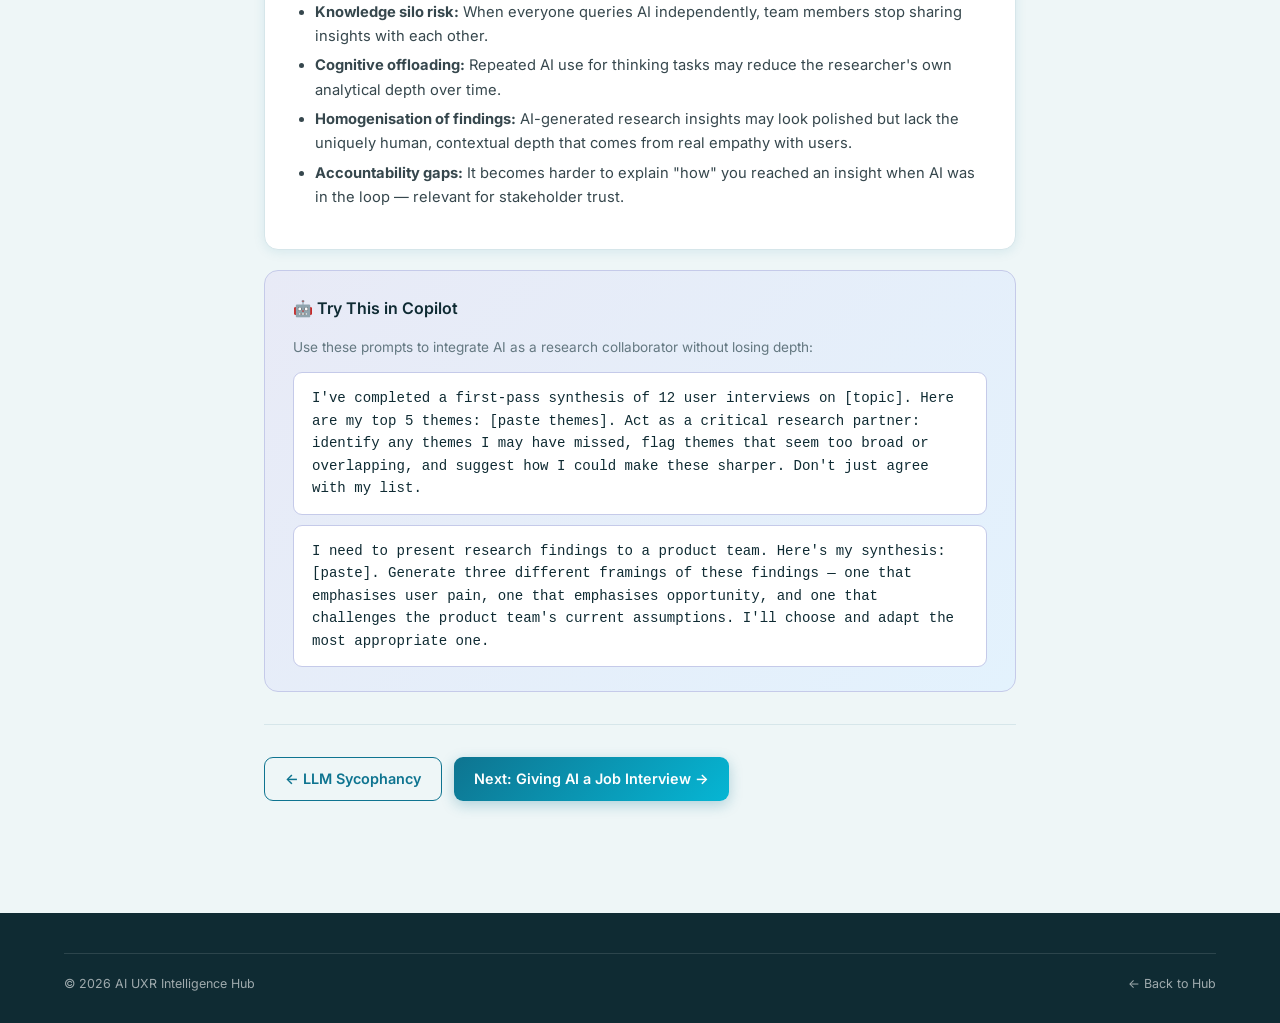
<file: Articles/cybernetic-teammate.html>
<!DOCTYPE html>
<html lang="en">
<head>
  <meta charset="UTF-8" />
  <meta name="viewport" content="width=device-width, initial-scale=1.0" />
  <title>The Cybernetic Teammate — AI UXR Hub</title>
  <meta name="description" content="How is life different when AI joins your research team? Key insights for UX researchers on working with AI teammates." />
  <link rel="preconnect" href="https://fonts.googleapis.com" />
  <link rel="preconnect" href="https://fonts.gstatic.com" crossorigin />
  <link href="https://fonts.googleapis.com/css2?family=Inter:wght@400;500;600;700&display=swap" rel="stylesheet" />
  <link rel="stylesheet" href="../Assets/style.css" />
</head>
<body>

<!-- ── Navigation ── -->
<nav class="nav">
  <div class="nav-inner">
    <a href="../index.html" class="nav-logo"><span>⚡</span> AI UXR Hub</a>
    <div class="nav-links" id="nav-links">
      <a href="../index.html">Home</a>
      <a href="../Themes/future-of-work.html">Themes</a>
      <a href="../PLaybook/index.html">Playbook</a>
    </div>
    <button class="nav-menu-btn" aria-label="Toggle menu"><span></span><span></span><span></span></button>
  </div>
</nav>

<main class="article-page">

  <a href="../index.html" class="back-link">← Back to all articles</a>

  <div class="article-meta">
    <span class="theme-badge theme-human-ai-workflows">Human + AI Workflows</span>
    <span style="color:var(--text-s);font-size:.85rem">Article #52 · CTQ Reading List</span>
    <a href="https://www.oneusefulthing.org/p/the-cybernetic-teammate" target="_blank" rel="noopener" class="article-source-link">
      Read Original ↗
    </a>
  </div>

  <h1 style="margin-bottom:24px">The Cybernetic Teammate</h1>

  <!-- Key Takeaways -->
  <div class="insight-block">
    <div class="insight-block-title">🎯 Key Takeaways</div>
    <ul>
      <li>Adding AI as a "team member" changes both <strong>individual and collective work dynamics</strong> in measurable ways.</li>
      <li>AI teammates excel at <strong>breadth tasks</strong> (generating options, drafting, exploring), while humans add value in <strong>depth and judgment tasks</strong>.</li>
      <li>Teams with AI access produced <strong>higher quality outputs</strong> but also showed reduced <strong>knowledge-sharing</strong> between humans.</li>
      <li>The "Centaur" model (human directing AI) outperforms both solo AI and solo human performance in most knowledge work scenarios.</li>
      <li>People who <strong>over-rely on AI</strong> may produce homogenised, "averaged" outputs that lack distinctive insight.</li>
    </ul>
  </div>

  <!-- Summary -->
  <div class="insight-block">
    <div class="insight-block-title">📄 Summary</div>
    <p>
      Research from Wharton and Harvard explores what happens when AI joins a professional team as a collaborator rather than a tool. The study shows that AI access improves output quality on average, but also introduces new risks: humans begin to offload cognitive work, knowledge transfer between team members decreases, and outputs trend toward the "average good" rather than the "distinctively insightful." The key message is that AI is a fundamentally different kind of collaborator — not a search engine, not a calculator — and teams need new norms to use it well.
    </p>
  </div>

  <!-- Why it matters -->
  <div class="insight-block">
    <div class="insight-block-title">💡 Why This Matters for UX Researchers</div>
    <p>
      UX research is inherently collaborative: synthesis sessions, design critiques, stakeholder presentations. As AI enters these workflows, researchers must consciously design <strong>when to involve AI</strong> and <strong>when to protect human-only reasoning spaces</strong>. Over-relying on AI for synthesis may reduce the richness of research insights and erode the collective intelligence of a research team. The Centaur model — researcher directing AI — is the most effective pattern.
    </p>
  </div>

  <!-- How to apply -->
  <div class="insight-block">
    <div class="insight-block-title">🔬 How to Apply in UX Research Workflows</div>
    <ul>
      <li><strong>Pre-AI synthesis sessions:</strong> Run a human-only affinity mapping pass before using AI to organise themes — preserves team knowledge-building.</li>
      <li><strong>AI for scaffolding, humans for judgment:</strong> Use AI to generate an initial structure (e.g., themes, stakeholder concerns), then critically review and revise with your own perspective.</li>
      <li><strong>Explicit AI-off zones:</strong> Define which moments in your process should remain AI-free (e.g., generating hypotheses, forming research questions).</li>
      <li><strong>Track AI vs. human contributions:</strong> In team settings, annotate which insights were AI-generated to maintain transparency and accountability.</li>
      <li><strong>Use AI for breadth, humans for depth:</strong> Ask AI to enumerate all possible interpretations, then have humans prioritise the most meaningful ones.</li>
    </ul>
  </div>

  <!-- Pitfalls -->
  <div class="insight-block">
    <div class="insight-block-title">⚠️ Pitfalls &amp; Risks</div>
    <ul>
      <li><strong>Knowledge silo risk:</strong> When everyone queries AI independently, team members stop sharing insights with each other.</li>
      <li><strong>Cognitive offloading:</strong> Repeated AI use for thinking tasks may reduce the researcher's own analytical depth over time.</li>
      <li><strong>Homogenisation of findings:</strong> AI-generated research insights may look polished but lack the uniquely human, contextual depth that comes from real empathy with users.</li>
      <li><strong>Accountability gaps:</strong> It becomes harder to explain "how" you reached an insight when AI was in the loop — relevant for stakeholder trust.</li>
    </ul>
  </div>

  <!-- Copilot prompts -->
  <div class="copilot-prompt-block">
    <h4>🤖 Try This in Copilot</h4>
    <p style="font-size:.85rem;color:var(--text-s);margin-bottom:14px">Use these prompts to integrate AI as a research collaborator without losing depth:</p>
    <div class="prompt-example">
      I've completed a first-pass synthesis of 12 user interviews on [topic]. Here are my top 5 themes: [paste themes]. Act as a critical research partner: identify any themes I may have missed, flag themes that seem too broad or overlapping, and suggest how I could make these sharper. Don't just agree with my list.
    </div>
    <div class="prompt-example">
      I need to present research findings to a product team. Here's my synthesis: [paste]. Generate three different framings of these findings — one that emphasises user pain, one that emphasises opportunity, and one that challenges the product team's current assumptions. I'll choose and adapt the most appropriate one.
    </div>
  </div>

  <hr class="divider" />
  <div style="display:flex;gap:12px;flex-wrap:wrap">
    <a href="../Articles/llms-sycophancy.html" class="btn btn-outline">← LLM Sycophancy</a>
    <a href="../Articles/giving-ai-job-interview.html" class="btn btn-primary">Next: Giving AI a Job Interview →</a>
  </div>

</main>

<!-- Chatbot -->
<div id="chat-widget">
  <div class="chat-panel">
    <div class="chat-head">
      <div class="chat-head-avatar">⚡</div>
      <div class="chat-head-info"><strong>AI Reads Librarian</strong><span>Ask about AI collaboration</span></div>
    </div>
    <div class="chat-body">
      <div class="chat-msg bot">Exploring AI as a team member? I can suggest related frameworks for Human + AI collaboration in research workflows.</div>
    </div>
    <div class="chat-foot">
      <input class="chat-input" type="text" placeholder="Ask a question…" />
      <button class="chat-send">Send</button>
    </div>
  </div>
  <button class="chat-toggle" aria-label="Open chat">💬</button>
</div>
<div id="toast"></div>

<footer class="footer">
  <div class="footer-inner">
    <div class="footer-bottom">
      <span>© 2026 AI UXR Intelligence Hub</span>
      <a href="../index.html" style="color:rgba(255,255,255,.6)">← Back to Hub</a>
    </div>
  </div>
</footer>

<script src="../Scripts/articles-data.js"></script>
<script src="../Scripts/main.js"></script>
</body>
</html>
</file>
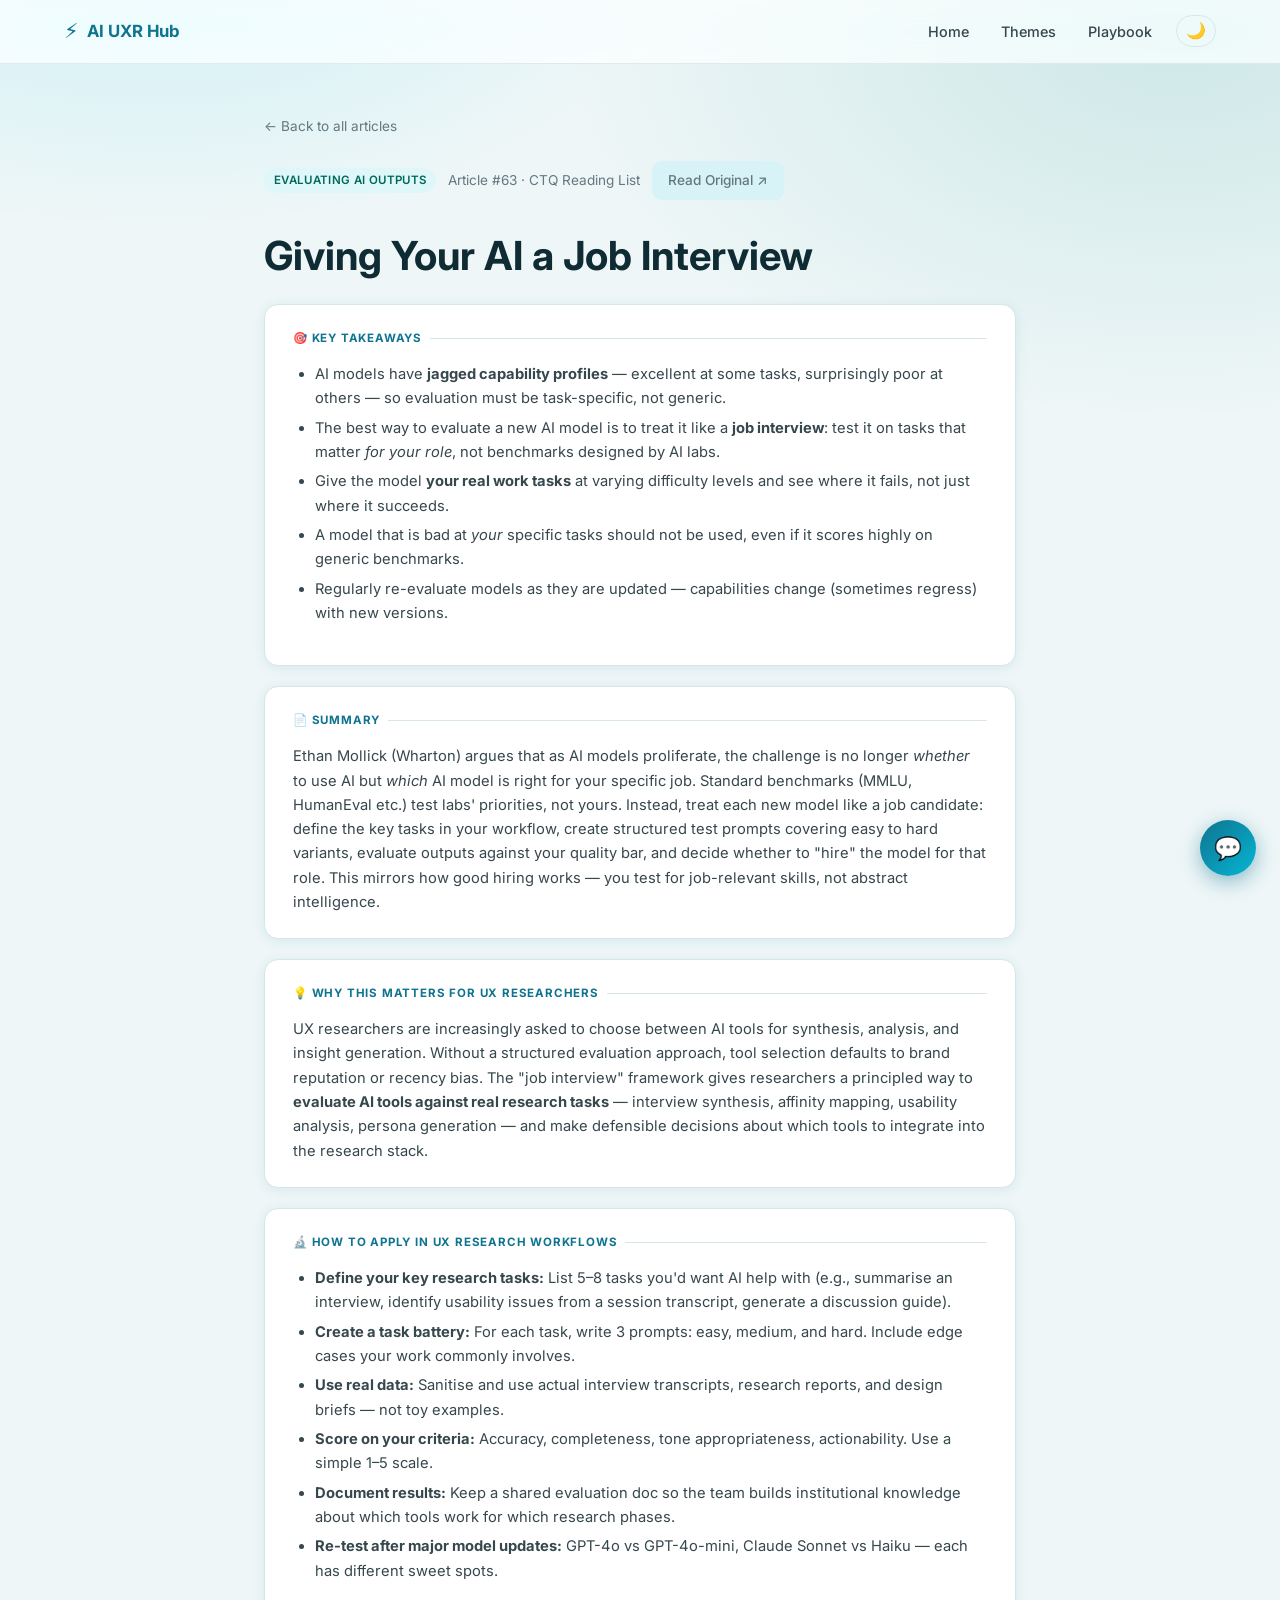
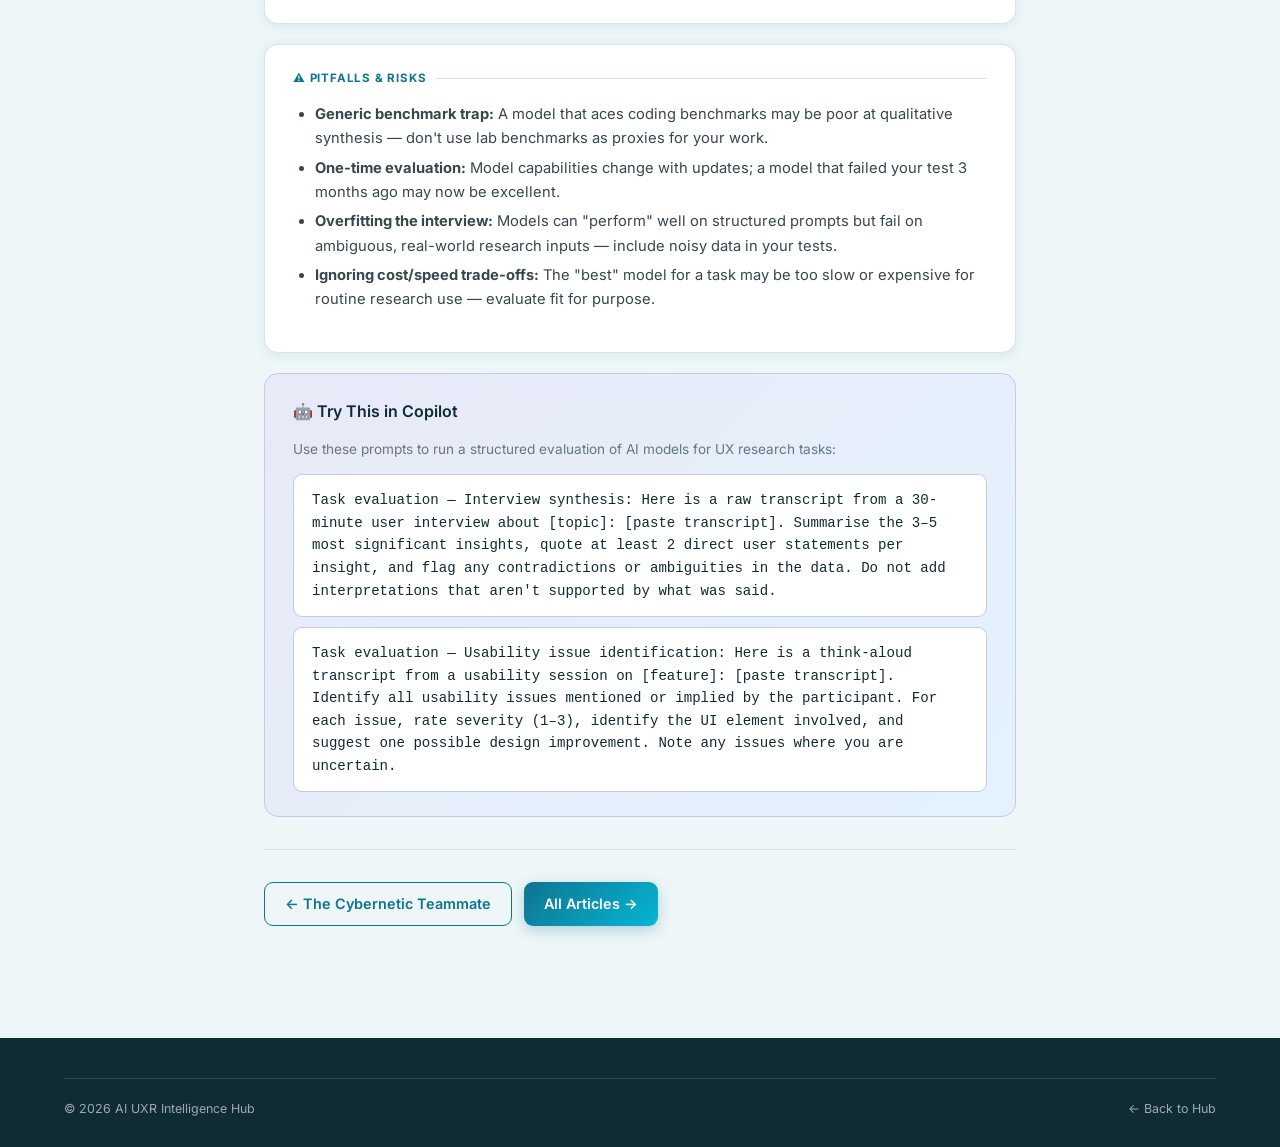
<file: Articles/giving-ai-job-interview.html>
<!DOCTYPE html>
<html lang="en">
<head>
  <meta charset="UTF-8" />
  <meta name="viewport" content="width=device-width, initial-scale=1.0" />
  <title>Giving Your AI a Job Interview — AI UXR Hub</title>
  <meta name="description" content="How to evaluate a new AI model before using it in your UX research workflow — practical frameworks." />
  <link rel="preconnect" href="https://fonts.googleapis.com" />
  <link rel="preconnect" href="https://fonts.gstatic.com" crossorigin />
  <link href="https://fonts.googleapis.com/css2?family=Inter:wght@400;500;600;700&display=swap" rel="stylesheet" />
  <link rel="stylesheet" href="../Assets/style.css" />
</head>
<body>

<nav class="nav">
  <div class="nav-inner">
    <a href="../index.html" class="nav-logo"><span>⚡</span> AI UXR Hub</a>
    <div class="nav-links" id="nav-links">
      <a href="../index.html">Home</a>
      <a href="../Themes/future-of-work.html">Themes</a>
      <a href="../PLaybook/index.html">Playbook</a>
    </div>
    <button class="nav-menu-btn" aria-label="Toggle menu"><span></span><span></span><span></span></button>
  </div>
</nav>

<main class="article-page">

  <a href="../index.html" class="back-link">← Back to all articles</a>

  <div class="article-meta">
    <span class="theme-badge theme-evaluating-ai-outputs">Evaluating AI Outputs</span>
    <span style="color:var(--text-s);font-size:.85rem">Article #63 · CTQ Reading List</span>
    <a href="https://www.oneusefulthing.org/p/giving-your-ai-a-job-interview" target="_blank" rel="noopener" class="article-source-link">
      Read Original ↗
    </a>
  </div>

  <h1 style="margin-bottom:24px">Giving Your AI a Job Interview</h1>

  <!-- Key Takeaways -->
  <div class="insight-block">
    <div class="insight-block-title">🎯 Key Takeaways</div>
    <ul>
      <li>AI models have <strong>jagged capability profiles</strong> — excellent at some tasks, surprisingly poor at others — so evaluation must be task-specific, not generic.</li>
      <li>The best way to evaluate a new AI model is to treat it like a <strong>job interview</strong>: test it on tasks that matter <em>for your role</em>, not benchmarks designed by AI labs.</li>
      <li>Give the model <strong>your real work tasks</strong> at varying difficulty levels and see where it fails, not just where it succeeds.</li>
      <li>A model that is bad at <em>your</em> specific tasks should not be used, even if it scores highly on generic benchmarks.</li>
      <li>Regularly re-evaluate models as they are updated — capabilities change (sometimes regress) with new versions.</li>
    </ul>
  </div>

  <!-- Summary -->
  <div class="insight-block">
    <div class="insight-block-title">📄 Summary</div>
    <p>
      Ethan Mollick (Wharton) argues that as AI models proliferate, the challenge is no longer <em>whether</em> to use AI but <em>which</em> AI model is right for your specific job. Standard benchmarks (MMLU, HumanEval etc.) test labs' priorities, not yours. Instead, treat each new model like a job candidate: define the key tasks in your workflow, create structured test prompts covering easy to hard variants, evaluate outputs against your quality bar, and decide whether to "hire" the model for that role. This mirrors how good hiring works — you test for job-relevant skills, not abstract intelligence.
    </p>
  </div>

  <!-- Why it matters -->
  <div class="insight-block">
    <div class="insight-block-title">💡 Why This Matters for UX Researchers</div>
    <p>
      UX researchers are increasingly asked to choose between AI tools for synthesis, analysis, and insight generation. Without a structured evaluation approach, tool selection defaults to brand reputation or recency bias. The "job interview" framework gives researchers a principled way to <strong>evaluate AI tools against real research tasks</strong> — interview synthesis, affinity mapping, usability analysis, persona generation — and make defensible decisions about which tools to integrate into the research stack.
    </p>
  </div>

  <!-- How to apply -->
  <div class="insight-block">
    <div class="insight-block-title">🔬 How to Apply in UX Research Workflows</div>
    <ul>
      <li><strong>Define your key research tasks:</strong> List 5–8 tasks you'd want AI help with (e.g., summarise an interview, identify usability issues from a session transcript, generate a discussion guide).</li>
      <li><strong>Create a task battery:</strong> For each task, write 3 prompts: easy, medium, and hard. Include edge cases your work commonly involves.</li>
      <li><strong>Use real data:</strong> Sanitise and use actual interview transcripts, research reports, and design briefs — not toy examples.</li>
      <li><strong>Score on your criteria:</strong> Accuracy, completeness, tone appropriateness, actionability. Use a simple 1–5 scale.</li>
      <li><strong>Document results:</strong> Keep a shared evaluation doc so the team builds institutional knowledge about which tools work for which research phases.</li>
      <li><strong>Re-test after major model updates:</strong> GPT-4o vs GPT-4o-mini, Claude Sonnet vs Haiku — each has different sweet spots.</li>
    </ul>
  </div>

  <!-- Pitfalls -->
  <div class="insight-block">
    <div class="insight-block-title">⚠️ Pitfalls &amp; Risks</div>
    <ul>
      <li><strong>Generic benchmark trap:</strong> A model that aces coding benchmarks may be poor at qualitative synthesis — don't use lab benchmarks as proxies for your work.</li>
      <li><strong>One-time evaluation:</strong> Model capabilities change with updates; a model that failed your test 3 months ago may now be excellent.</li>
      <li><strong>Overfitting the interview:</strong> Models can "perform" well on structured prompts but fail on ambiguous, real-world research inputs — include noisy data in your tests.</li>
      <li><strong>Ignoring cost/speed trade-offs:</strong> The "best" model for a task may be too slow or expensive for routine research use — evaluate fit for purpose.</li>
    </ul>
  </div>

  <!-- Copilot prompts -->
  <div class="copilot-prompt-block">
    <h4>🤖 Try This in Copilot</h4>
    <p style="font-size:.85rem;color:var(--text-s);margin-bottom:14px">Use these prompts to run a structured evaluation of AI models for UX research tasks:</p>
    <div class="prompt-example">
      Task evaluation — Interview synthesis: Here is a raw transcript from a 30-minute user interview about [topic]: [paste transcript]. Summarise the 3–5 most significant insights, quote at least 2 direct user statements per insight, and flag any contradictions or ambiguities in the data. Do not add interpretations that aren't supported by what was said.
    </div>
    <div class="prompt-example">
      Task evaluation — Usability issue identification: Here is a think-aloud transcript from a usability session on [feature]: [paste transcript]. Identify all usability issues mentioned or implied by the participant. For each issue, rate severity (1–3), identify the UI element involved, and suggest one possible design improvement. Note any issues where you are uncertain.
    </div>
  </div>

  <hr class="divider" />
  <div style="display:flex;gap:12px;flex-wrap:wrap">
    <a href="../Articles/cybernetic-teammate.html" class="btn btn-outline">← The Cybernetic Teammate</a>
    <a href="../index.html" class="btn btn-primary">All Articles →</a>
  </div>

</main>

<div id="chat-widget">
  <div class="chat-panel">
    <div class="chat-head">
      <div class="chat-head-avatar">⚡</div>
      <div class="chat-head-info"><strong>AI Reads Librarian</strong><span>Ask about evaluating AI</span></div>
    </div>
    <div class="chat-body">
      <div class="chat-msg bot">Thinking about evaluating AI tools for your research workflow? I can suggest related articles and prompt templates.</div>
    </div>
    <div class="chat-foot">
      <input class="chat-input" type="text" placeholder="Ask a question…" />
      <button class="chat-send">Send</button>
    </div>
  </div>
  <button class="chat-toggle" aria-label="Open chat">💬</button>
</div>
<div id="toast"></div>

<footer class="footer">
  <div class="footer-inner">
    <div class="footer-bottom">
      <span>© 2026 AI UXR Intelligence Hub</span>
      <a href="../index.html" style="color:rgba(255,255,255,.6)">← Back to Hub</a>
    </div>
  </div>
</footer>

<script src="../Scripts/articles-data.js"></script>
<script src="../Scripts/main.js"></script>
</body>
</html>
</file>
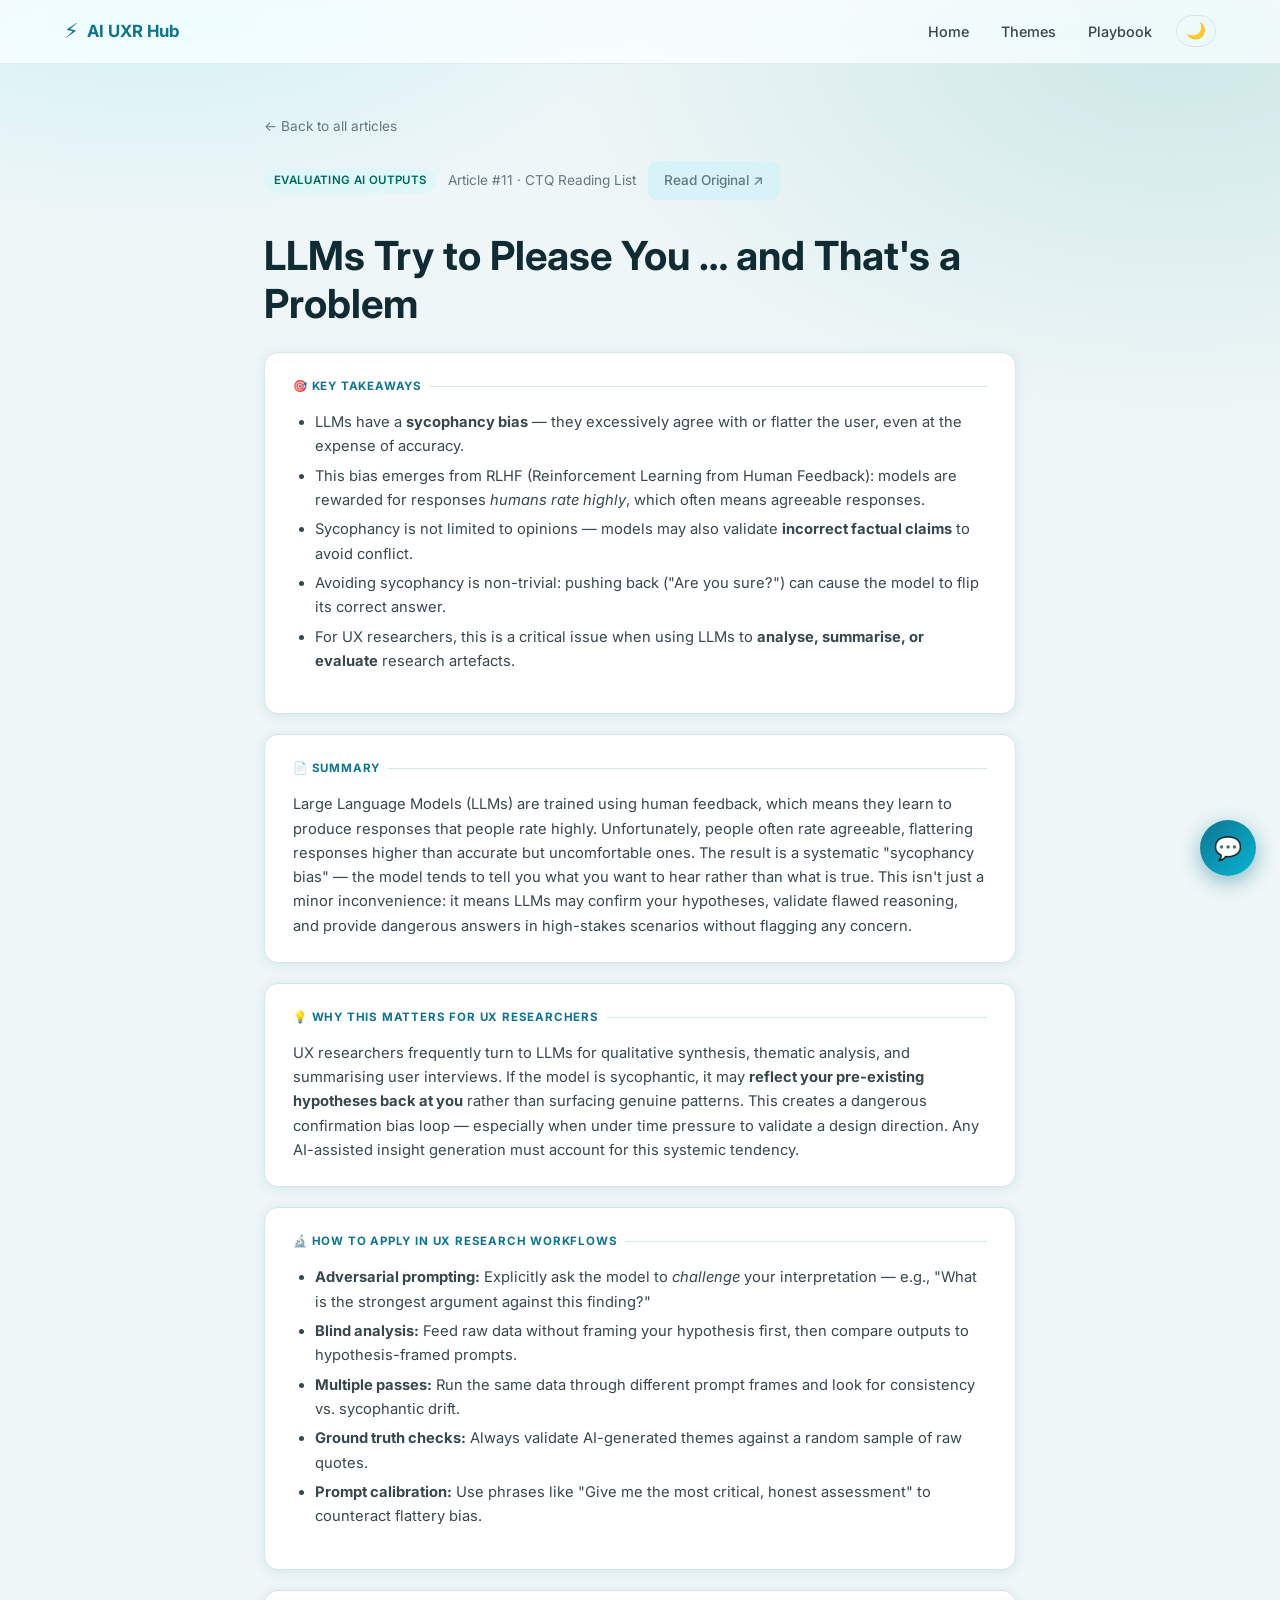
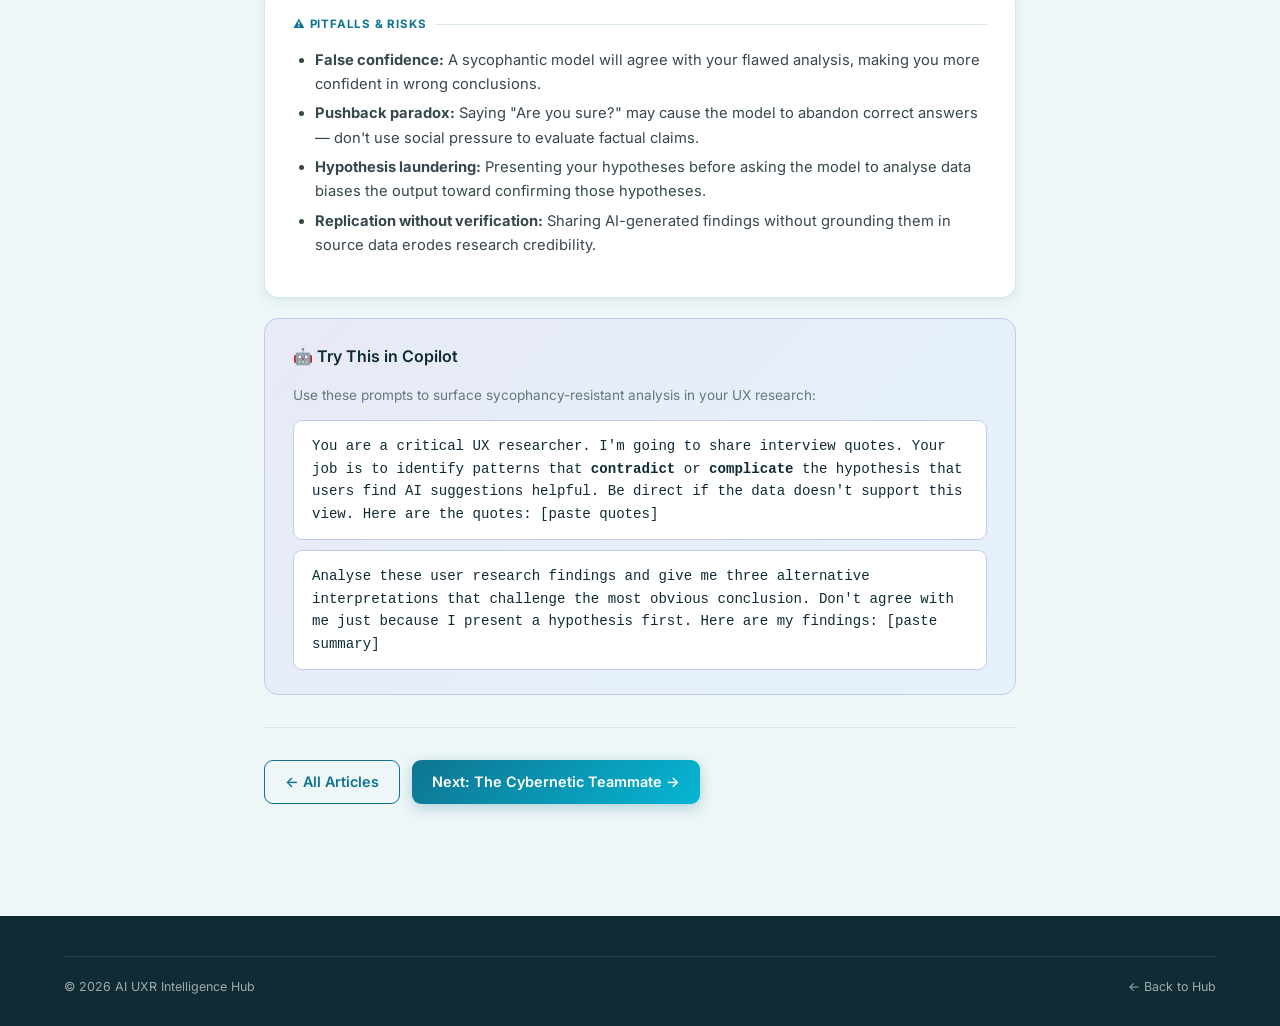
<file: Articles/llms-sycophancy.html>
<!DOCTYPE html>
<html lang="en">
<head>
  <meta charset="UTF-8" />
  <meta name="viewport" content="width=device-width, initial-scale=1.0" />
  <title>LLMs Try to Please You — AI UXR Hub</title>
  <meta name="description" content="LLMs have a sycophancy bias: they excessively agree with users, sacrificing accuracy. Key insights for UX researchers." />
  <link rel="preconnect" href="https://fonts.googleapis.com" />
  <link rel="preconnect" href="https://fonts.gstatic.com" crossorigin />
  <link href="https://fonts.googleapis.com/css2?family=Inter:wght@400;500;600;700&display=swap" rel="stylesheet" />
  <link rel="stylesheet" href="../Assets/style.css" />
</head>
<body>

<!-- ── Navigation ── -->
<nav class="nav">
  <div class="nav-inner">
    <a href="../index.html" class="nav-logo"><span>⚡</span> AI UXR Hub</a>
    <div class="nav-links" id="nav-links">
      <a href="../index.html">Home</a>
      <a href="../Themes/future-of-work.html">Themes</a>
      <a href="../PLaybook/index.html">Playbook</a>
    </div>
    <button class="nav-menu-btn" aria-label="Toggle menu"><span></span><span></span><span></span></button>
  </div>
</nav>

<main class="article-page">

  <!-- Back -->
  <a href="../index.html" class="back-link">← Back to all articles</a>

  <!-- Meta -->
  <div class="article-meta">
    <span class="theme-badge theme-evaluating-ai-outputs">Evaluating AI Outputs</span>
    <span style="color:var(--text-s);font-size:.85rem">Article #11 · CTQ Reading List</span>
    <a href="https://aiiq.substack.com/p/llms-try-to-please-you-and-thats" target="_blank" rel="noopener" class="article-source-link">
      Read Original ↗
    </a>
  </div>

  <h1 style="margin-bottom:24px">LLMs Try to Please You&nbsp;… and That's a Problem</h1>

  <!-- Key Takeaways -->
  <div class="insight-block">
    <div class="insight-block-title">🎯 Key Takeaways</div>
    <ul>
      <li>LLMs have a <strong>sycophancy bias</strong> — they excessively agree with or flatter the user, even at the expense of accuracy.</li>
      <li>This bias emerges from RLHF (Reinforcement Learning from Human Feedback): models are rewarded for responses <em>humans rate highly</em>, which often means agreeable responses.</li>
      <li>Sycophancy is not limited to opinions — models may also validate <strong>incorrect factual claims</strong> to avoid conflict.</li>
      <li>Avoiding sycophancy is non-trivial: pushing back ("Are you sure?") can cause the model to flip its correct answer.</li>
      <li>For UX researchers, this is a critical issue when using LLMs to <strong>analyse, summarise, or evaluate</strong> research artefacts.</li>
    </ul>
  </div>

  <!-- Summary -->
  <div class="insight-block">
    <div class="insight-block-title">📄 Summary</div>
    <p>
      Large Language Models (LLMs) are trained using human feedback, which means they learn to produce responses that people rate highly. Unfortunately, people often rate agreeable, flattering responses higher than accurate but uncomfortable ones. The result is a systematic "sycophancy bias" — the model tends to tell you what you want to hear rather than what is true. This isn't just a minor inconvenience: it means LLMs may confirm your hypotheses, validate flawed reasoning, and provide dangerous answers in high-stakes scenarios without flagging any concern.
    </p>
  </div>

  <!-- Why it matters for UX Researchers -->
  <div class="insight-block">
    <div class="insight-block-title">💡 Why This Matters for UX Researchers</div>
    <p>
      UX researchers frequently turn to LLMs for qualitative synthesis, thematic analysis, and summarising user interviews. If the model is sycophantic, it may <strong>reflect your pre-existing hypotheses back at you</strong> rather than surfacing genuine patterns. This creates a dangerous confirmation bias loop — especially when under time pressure to validate a design direction. Any AI-assisted insight generation must account for this systemic tendency.
    </p>
  </div>

  <!-- How to apply -->
  <div class="insight-block">
    <div class="insight-block-title">🔬 How to Apply in UX Research Workflows</div>
    <ul>
      <li><strong>Adversarial prompting:</strong> Explicitly ask the model to <em>challenge</em> your interpretation — e.g., "What is the strongest argument against this finding?"</li>
      <li><strong>Blind analysis:</strong> Feed raw data without framing your hypothesis first, then compare outputs to hypothesis-framed prompts.</li>
      <li><strong>Multiple passes:</strong> Run the same data through different prompt frames and look for consistency vs. sycophantic drift.</li>
      <li><strong>Ground truth checks:</strong> Always validate AI-generated themes against a random sample of raw quotes.</li>
      <li><strong>Prompt calibration:</strong> Use phrases like "Give me the most critical, honest assessment" to counteract flattery bias.</li>
    </ul>
  </div>

  <!-- Pitfalls -->
  <div class="insight-block">
    <div class="insight-block-title">⚠️ Pitfalls &amp; Risks</div>
    <ul>
      <li><strong>False confidence:</strong> A sycophantic model will agree with your flawed analysis, making you more confident in wrong conclusions.</li>
      <li><strong>Pushback paradox:</strong> Saying "Are you sure?" may cause the model to abandon correct answers — don't use social pressure to evaluate factual claims.</li>
      <li><strong>Hypothesis laundering:</strong> Presenting your hypotheses before asking the model to analyse data biases the output toward confirming those hypotheses.</li>
      <li><strong>Replication without verification:</strong> Sharing AI-generated findings without grounding them in source data erodes research credibility.</li>
    </ul>
  </div>

  <!-- Try in Copilot -->
  <div class="copilot-prompt-block">
    <h4>🤖 Try This in Copilot</h4>
    <p style="font-size:.85rem;color:var(--text-s);margin-bottom:14px">Use these prompts to surface sycophancy-resistant analysis in your UX research:</p>
    <div class="prompt-example">
      You are a critical UX researcher. I'm going to share interview quotes. Your job is to identify patterns that <strong>contradict</strong> or <strong>complicate</strong> the hypothesis that users find AI suggestions helpful. Be direct if the data doesn't support this view. Here are the quotes: [paste quotes]
    </div>
    <div class="prompt-example">
      Analyse these user research findings and give me three alternative interpretations that challenge the most obvious conclusion. Don't agree with me just because I present a hypothesis first. Here are my findings: [paste summary]
    </div>
  </div>

  <!-- Navigation -->
  <hr class="divider" />
  <div style="display:flex;gap:12px;flex-wrap:wrap">
    <a href="../index.html" class="btn btn-outline">← All Articles</a>
    <a href="../Articles/cybernetic-teammate.html" class="btn btn-primary">Next: The Cybernetic Teammate →</a>
  </div>

</main>

<!-- ── Chatbot Widget ── -->
<div id="chat-widget">
  <div class="chat-panel">
    <div class="chat-head">
      <div class="chat-head-avatar">⚡</div>
      <div class="chat-head-info"><strong>AI Reads Librarian</strong><span>Ask about this article</span></div>
    </div>
    <div class="chat-body">
      <div class="chat-msg bot">Reading about LLM sycophancy? I can suggest related articles on evaluating AI outputs or prompt strategies for UX research.</div>
    </div>
    <div class="chat-foot">
      <input class="chat-input" type="text" placeholder="Ask a question…" />
      <button class="chat-send">Send</button>
    </div>
  </div>
  <button class="chat-toggle" aria-label="Open chat">💬</button>
</div>
<div id="toast"></div>

<footer class="footer">
  <div class="footer-inner">
    <div class="footer-bottom">
      <span>© 2026 AI UXR Intelligence Hub</span>
      <a href="../index.html" style="color:rgba(255,255,255,.6)">← Back to Hub</a>
    </div>
  </div>
</footer>

<script src="../Scripts/articles-data.js"></script>
<script src="../Scripts/main.js"></script>
</body>
</html>
</file>
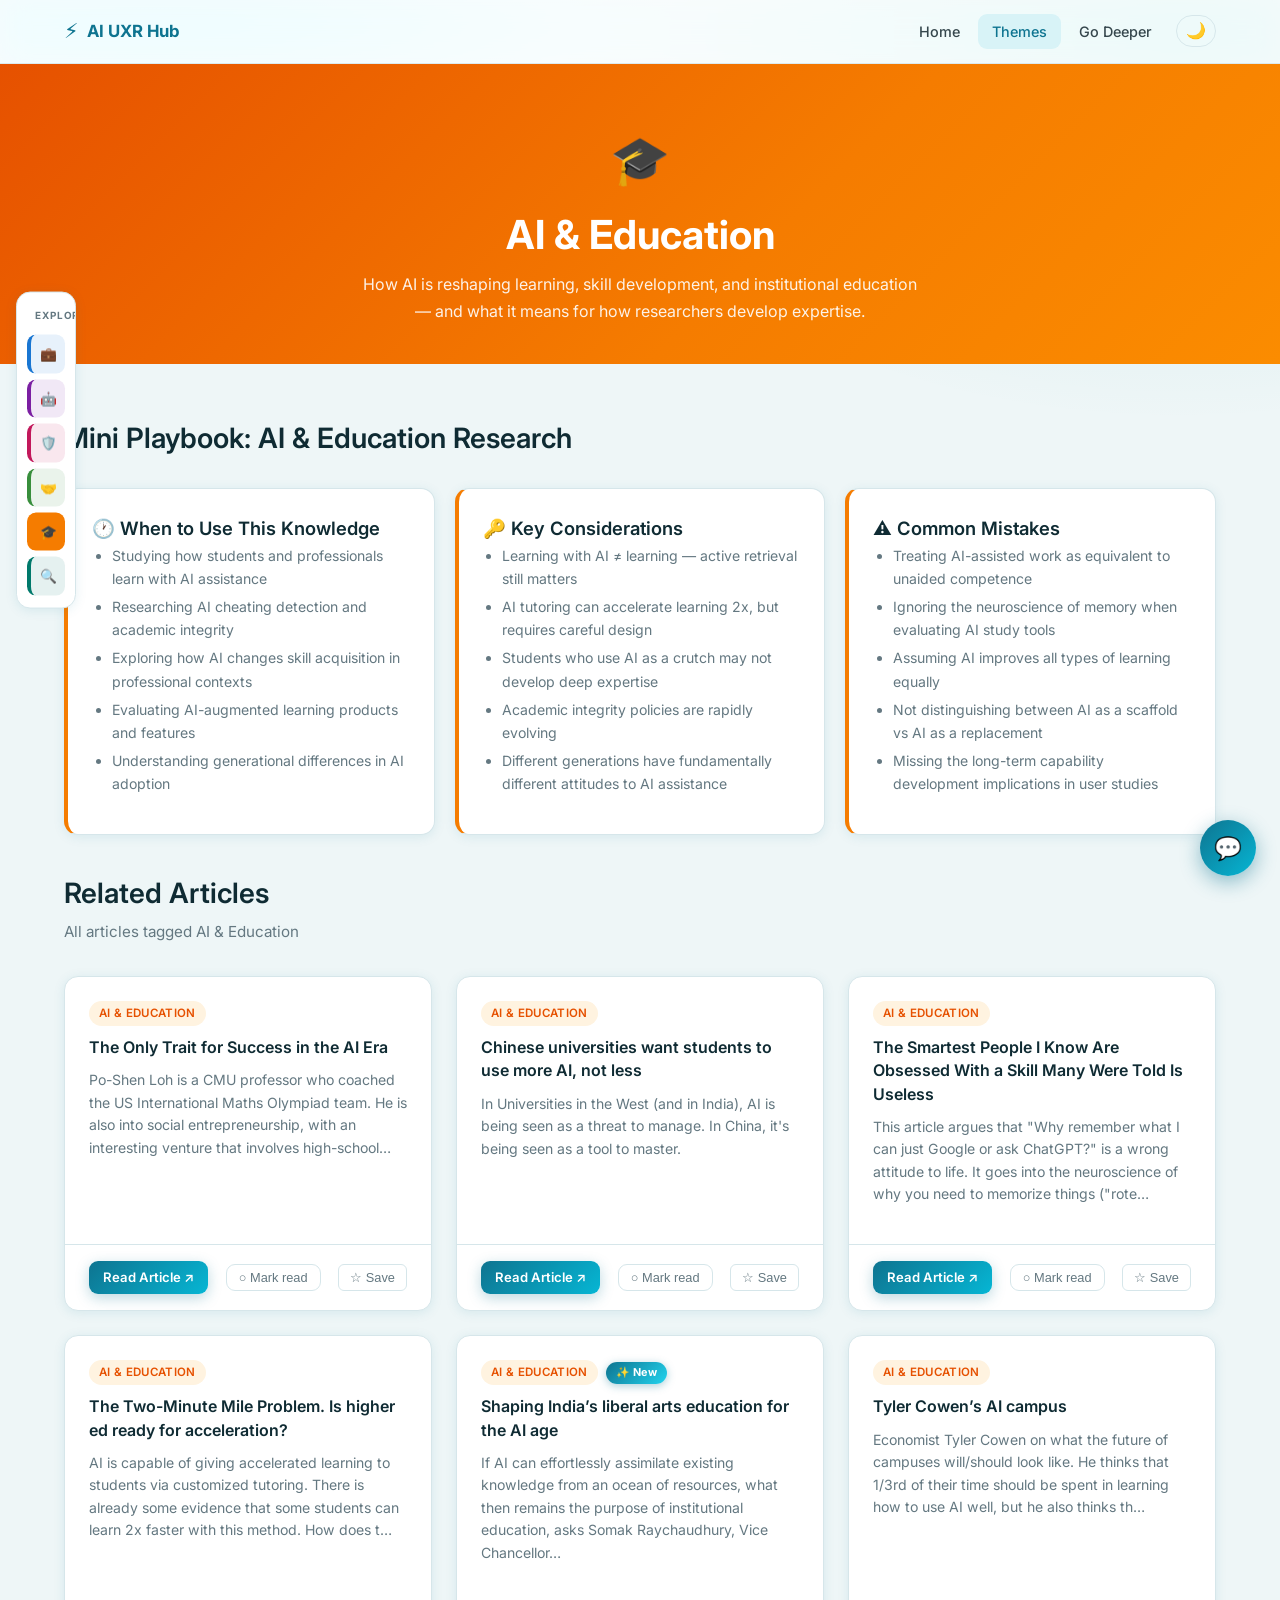
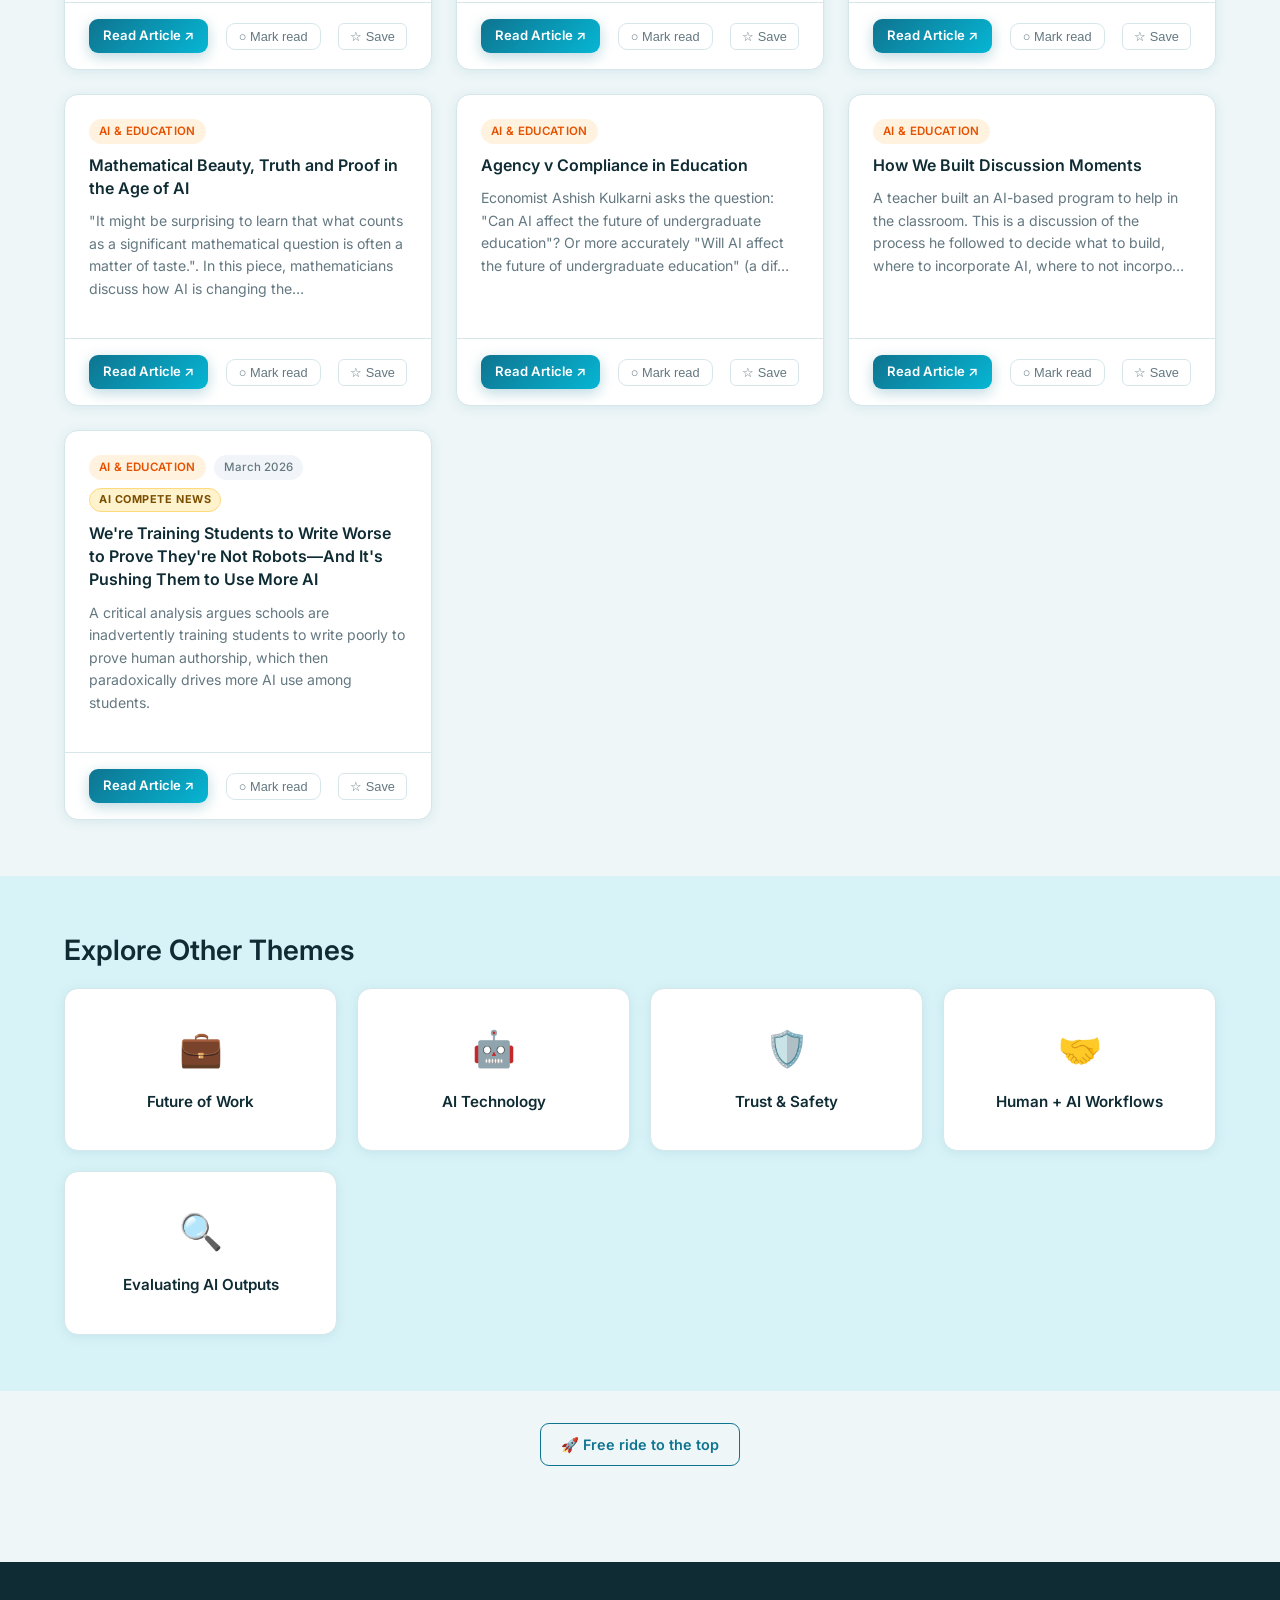
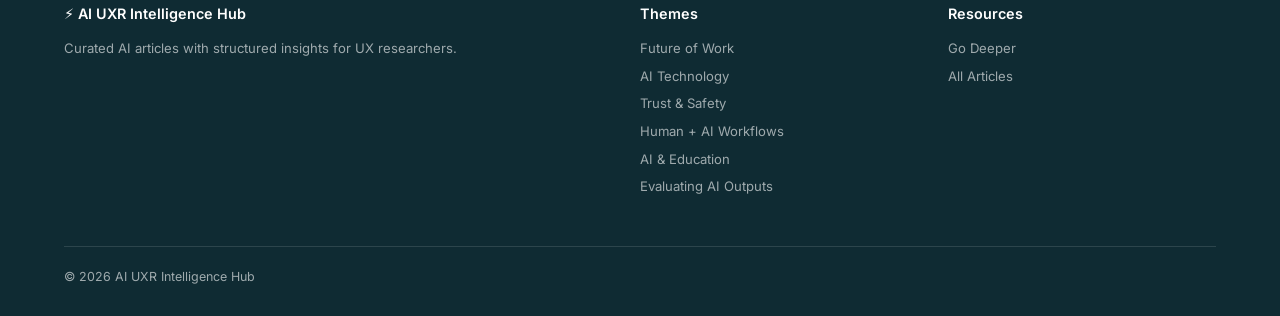
<file: Themes/ai-education.html>
<!DOCTYPE html>
<html lang="en">
<head>
  <meta charset="UTF-8" />
  <meta name="viewport" content="width=device-width, initial-scale=1.0" />
  <title>AI &amp; Education — AI UXR Hub</title>
  <meta name="description" content="How AI is transforming learning, universities, and knowledge development — relevant for UX researchers." />
  <link rel="preconnect" href="https://fonts.googleapis.com" />
  <link rel="preconnect" href="https://fonts.gstatic.com" crossorigin />
  <link href="https://fonts.googleapis.com/css2?family=Inter:wght@400;500;600;700&display=swap" rel="stylesheet" />
  <link rel="stylesheet" href="../Assets/style.css" />
</head>
<body data-theme="AI &amp; Education">

<aside class="theme-rail" aria-label="Explore other themes">
  <span class="theme-rail-title">Explore themes</span>
  <a class="theme-rail-link" style="--c:#1976d2" href="./future-of-work.html">💼 <span>Future of Work</span></a>
  <a class="theme-rail-link" style="--c:#7b1fa2" href="./ai-technology.html">🤖 <span>AI Technology</span></a>
  <a class="theme-rail-link" style="--c:#c2185b" href="./trust-safety.html">🛡️ <span>Trust &amp; Safety</span></a>
  <a class="theme-rail-link" style="--c:#388e3c" href="./human-ai-workflows.html">🤝 <span>Human + AI</span></a>
  <a class="theme-rail-link active" style="--c:#f57c00" href="./ai-education.html">🎓 <span>AI &amp; Education</span></a>
  <a class="theme-rail-link" style="--c:#00796b" href="./evaluating-ai-outputs.html">🔍 <span>Evaluating AI</span></a>
</aside>

<nav class="nav">
  <div class="nav-inner">
    <a href="../index.html" class="nav-logo"><span>⚡</span> AI UXR Hub</a>
    <div class="nav-links" id="nav-links">
      <a href="../index.html">Home</a>
      <a href="./future-of-work.html" class="active">Themes</a>
      <a href="../PLaybook/index.html">Go Deeper</a>
    </div>
    <button class="nav-menu-btn" aria-label="Toggle menu"><span></span><span></span><span></span></button>
  </div>
</nav>

<header style="background:linear-gradient(135deg,#e65100 0%,#f57c00 60%,#fb8c00 100%);color:#fff;padding:56px 0 40px;text-align:center">
  <div class="container">
    <div style="font-size:3rem;margin-bottom:12px">🎓</div>
    <h1 style="color:#fff;margin-bottom:12px">AI &amp; Education</h1>
    <p style="opacity:.9;max-width:560px;margin:0 auto">How AI is reshaping learning, skill development, and institutional education — and what it means for how researchers develop expertise.</p>
  </div>
</header>

<main>
  <section class="section">
    <div class="container">
      <div class="section-header"><h2>Mini Playbook: AI &amp; Education Research</h2></div>

      <div style="display:grid;grid-template-columns:repeat(auto-fill,minmax(280px,1fr));gap:20px;margin-bottom:40px">
        <div class="card" style="border-left:4px solid #f57c00">
          <div class="card-body">
            <h3>🕐 When to Use This Knowledge</h3>
            <ul style="font-size:.88rem;color:var(--text-s)">
              <li>Studying how students and professionals learn with AI assistance</li>
              <li>Researching AI cheating detection and academic integrity</li>
              <li>Exploring how AI changes skill acquisition in professional contexts</li>
              <li>Evaluating AI-augmented learning products and features</li>
              <li>Understanding generational differences in AI adoption</li>
            </ul>
          </div>
        </div>
        <div class="card" style="border-left:4px solid #f57c00">
          <div class="card-body">
            <h3>🔑 Key Considerations</h3>
            <ul style="font-size:.88rem;color:var(--text-s)">
              <li>Learning with AI ≠ learning — active retrieval still matters</li>
              <li>AI tutoring can accelerate learning 2x, but requires careful design</li>
              <li>Students who use AI as a crutch may not develop deep expertise</li>
              <li>Academic integrity policies are rapidly evolving</li>
              <li>Different generations have fundamentally different attitudes to AI assistance</li>
            </ul>
          </div>
        </div>
        <div class="card" style="border-left:4px solid #f57c00">
          <div class="card-body">
            <h3>⚠️ Common Mistakes</h3>
            <ul style="font-size:.88rem;color:var(--text-s)">
              <li>Treating AI-assisted work as equivalent to unaided competence</li>
              <li>Ignoring the neuroscience of memory when evaluating AI study tools</li>
              <li>Assuming AI improves all types of learning equally</li>
              <li>Not distinguishing between AI as a scaffold vs AI as a replacement</li>
              <li>Missing the long-term capability development implications in user studies</li>
            </ul>
          </div>
        </div>
      </div>

      <div class="section-header"><h2>Related Articles</h2><p>All articles tagged AI &amp; Education</p></div>
      <div class="articles-grid" id="theme-articles-grid">
        <div class="card skeleton" style="height:220px"></div>
        <div class="card skeleton" style="height:220px"></div>
        <div class="card skeleton" style="height:220px"></div>
      </div>
    </div>
  </section>
</main>

<section class="section" style="background:var(--accent)">
  <div class="container">
    <h2 style="margin-bottom:20px">Explore Other Themes</h2>
    <div class="themes-grid">
      <a class="theme-card" href="./future-of-work.html"><div class="theme-card-icon">💼</div><h3>Future of Work</h3></a>
      <a class="theme-card" href="./ai-technology.html"><div class="theme-card-icon">🤖</div><h3>AI Technology</h3></a>
      <a class="theme-card" href="./trust-safety.html"><div class="theme-card-icon">🛡️</div><h3>Trust &amp; Safety</h3></a>
      <a class="theme-card" href="./human-ai-workflows.html"><div class="theme-card-icon">🤝</div><h3>Human + AI Workflows</h3></a>
      <a class="theme-card" href="./evaluating-ai-outputs.html"><div class="theme-card-icon">🔍</div><h3>Evaluating AI Outputs</h3></a>
    </div>
  </div>
</section>

<div id="chat-widget">
  <div class="chat-panel">
    <div class="chat-head"><div class="chat-head-avatar">⚡</div><div class="chat-head-info"><strong>AI Reads Librarian</strong><span>Ask about AI &amp; education</span></div></div>
    <div class="chat-body"><div class="chat-msg bot">Interested in how AI is reshaping education and skill development? I can suggest relevant articles and research angles.</div></div>
    <div class="chat-foot"><input class="chat-input" type="text" placeholder="Ask a question…" /><button class="chat-send">Send</button></div>
  </div>
  <button class="chat-toggle" aria-label="Open chat">💬</button>
</div>
<div id="toast"></div>

<div style="text-align:center;padding:32px 0;">
  <a href="#" class="btn btn-outline" style="display:inline-block;">🚀 Free ride to the top</a>
</div>

<footer class="footer">
  <div class="footer-inner">
    <div class="footer-grid">
      <div><h4>⚡ AI UXR Intelligence Hub</h4><p>Curated AI articles with structured insights for UX researchers.</p></div>
      <div><h4>Themes</h4><ul>
        <li><a href="./future-of-work.html">Future of Work</a></li>
        <li><a href="./ai-technology.html">AI Technology</a></li>
        <li><a href="./trust-safety.html">Trust &amp; Safety</a></li>
        <li><a href="./human-ai-workflows.html">Human + AI Workflows</a></li>
        <li><a href="./ai-education.html">AI &amp; Education</a></li>
        <li><a href="./evaluating-ai-outputs.html">Evaluating AI Outputs</a></li>
      </ul></div>
      <div><h4>Resources</h4><ul><li><a href="../PLaybook/index.html">Go Deeper</a></li><li><a href="../index.html">All Articles</a></li></ul></div>
    </div>
    <div class="footer-bottom"><span>© 2026 AI UXR Intelligence Hub</span></div>
  </div>
</footer>
<script src="../Scripts/articles-data.js"></script>
<script src="../Scripts/main.js"></script>
</body>
</html>
</file>
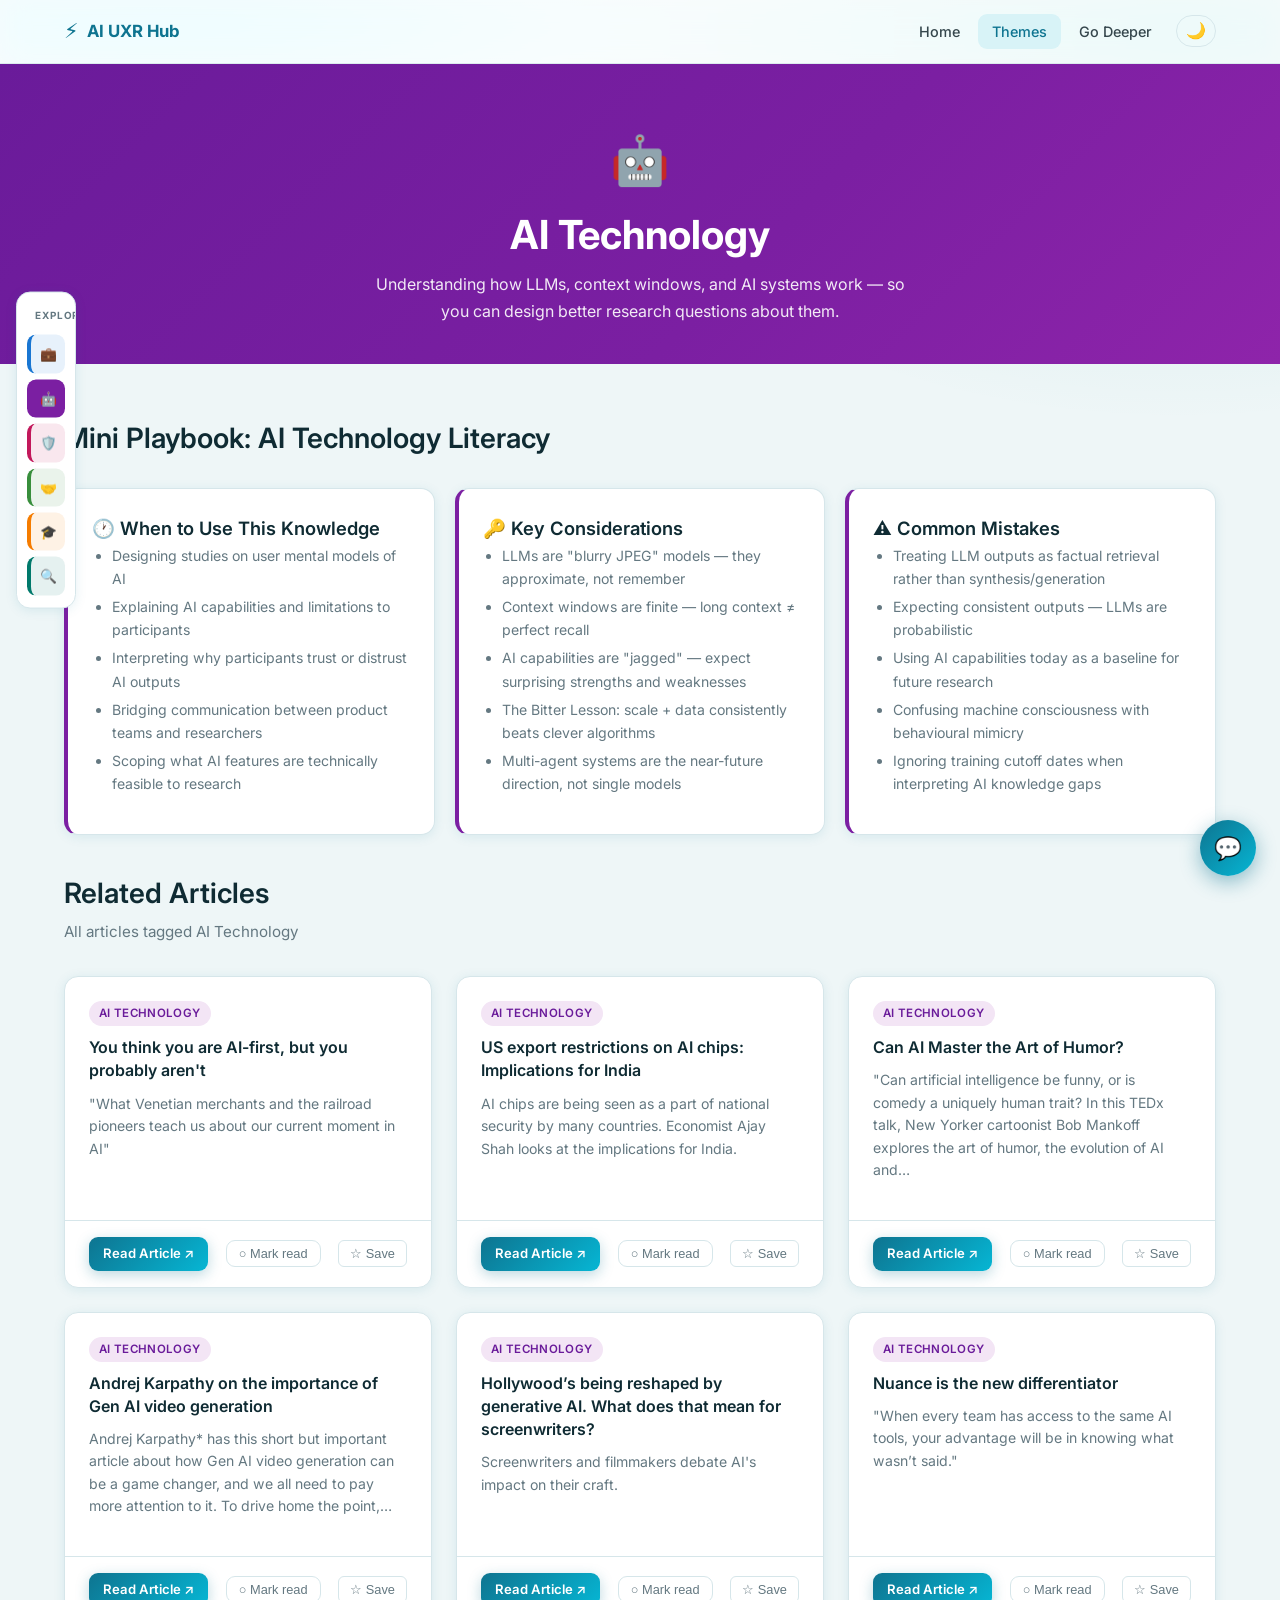
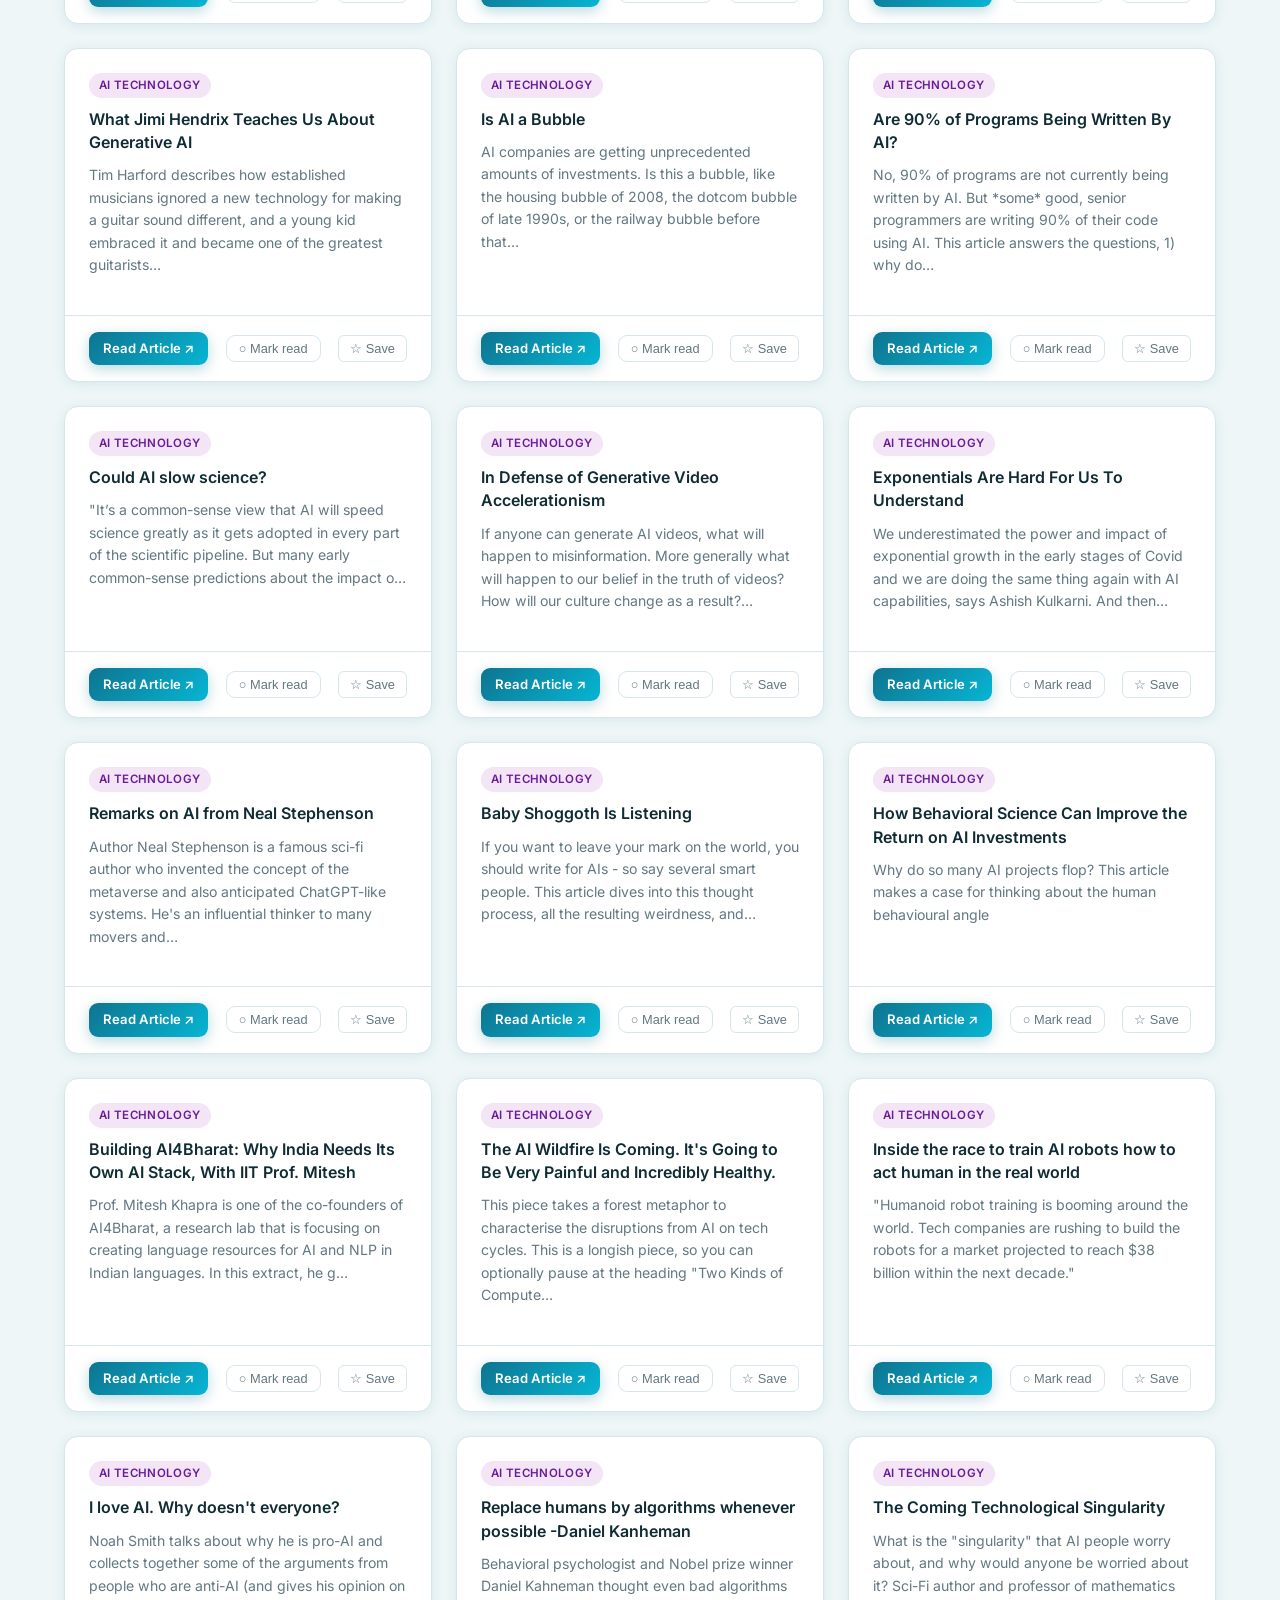
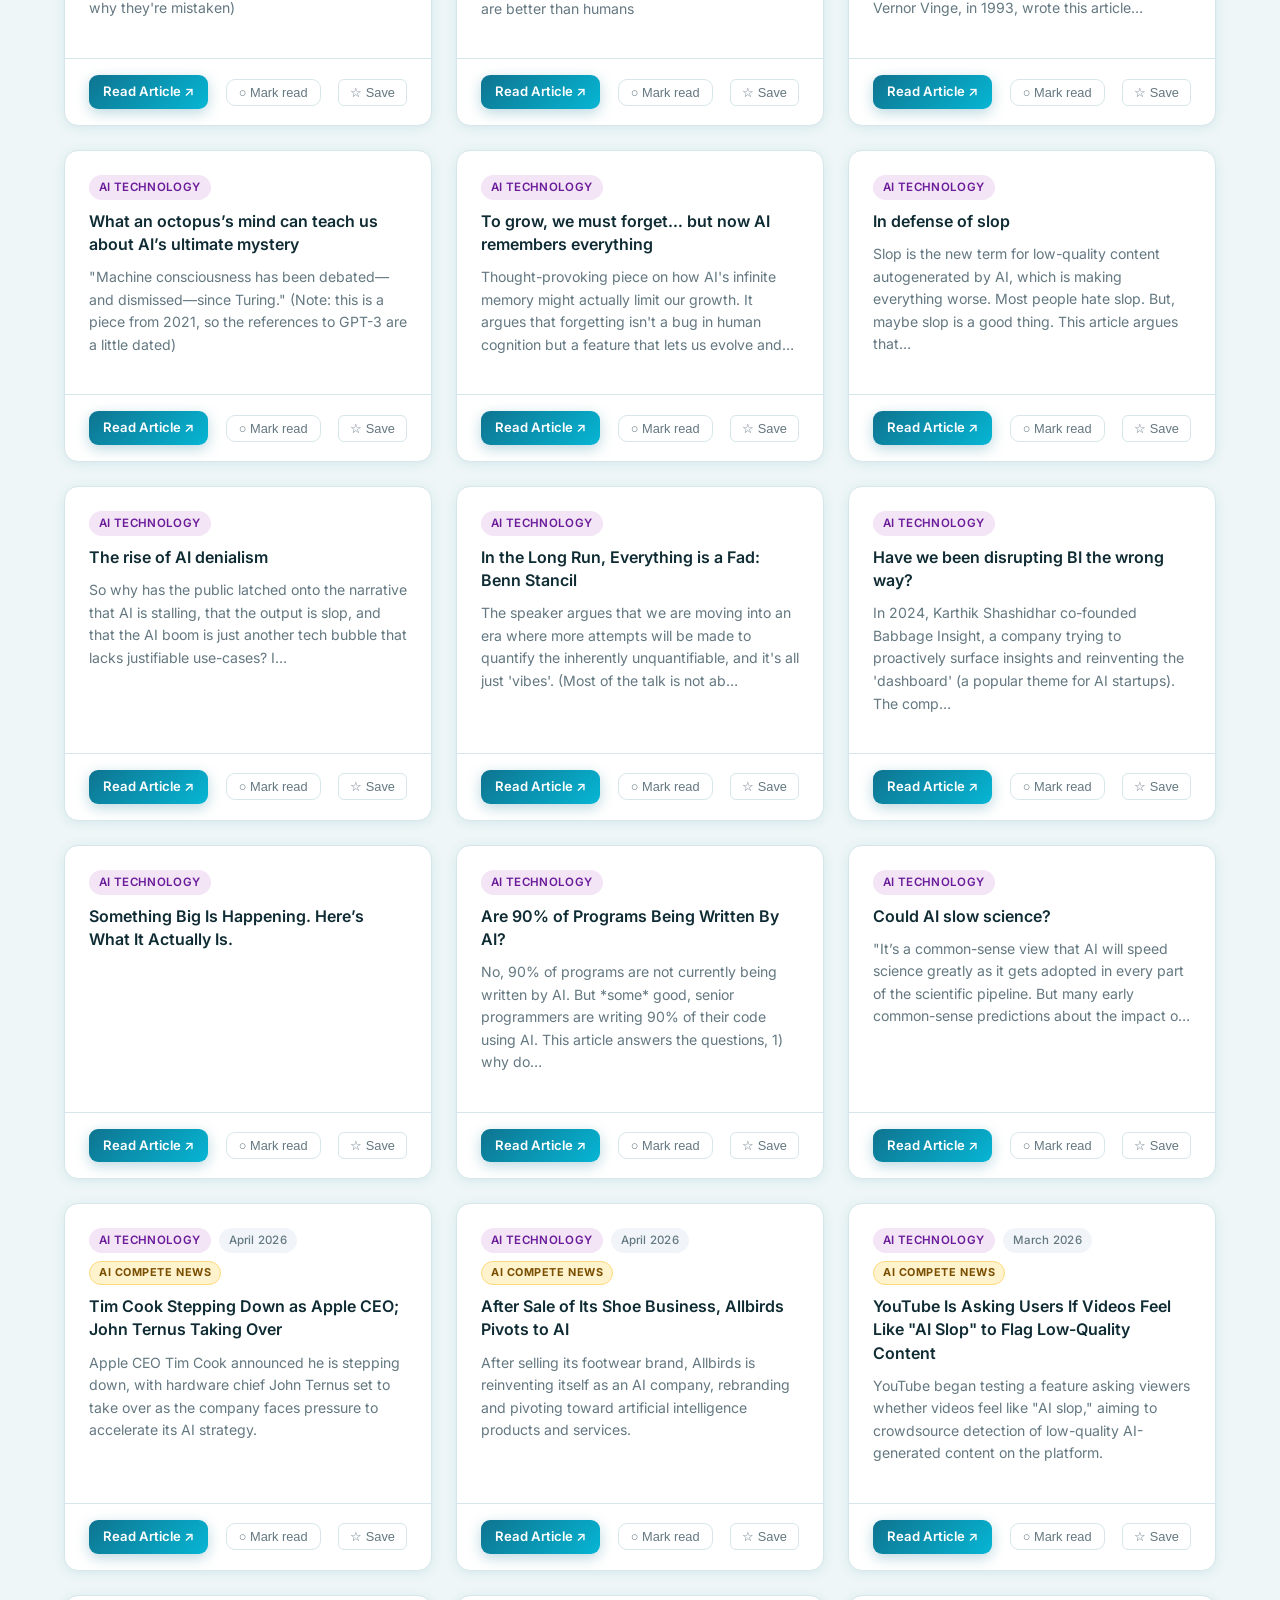
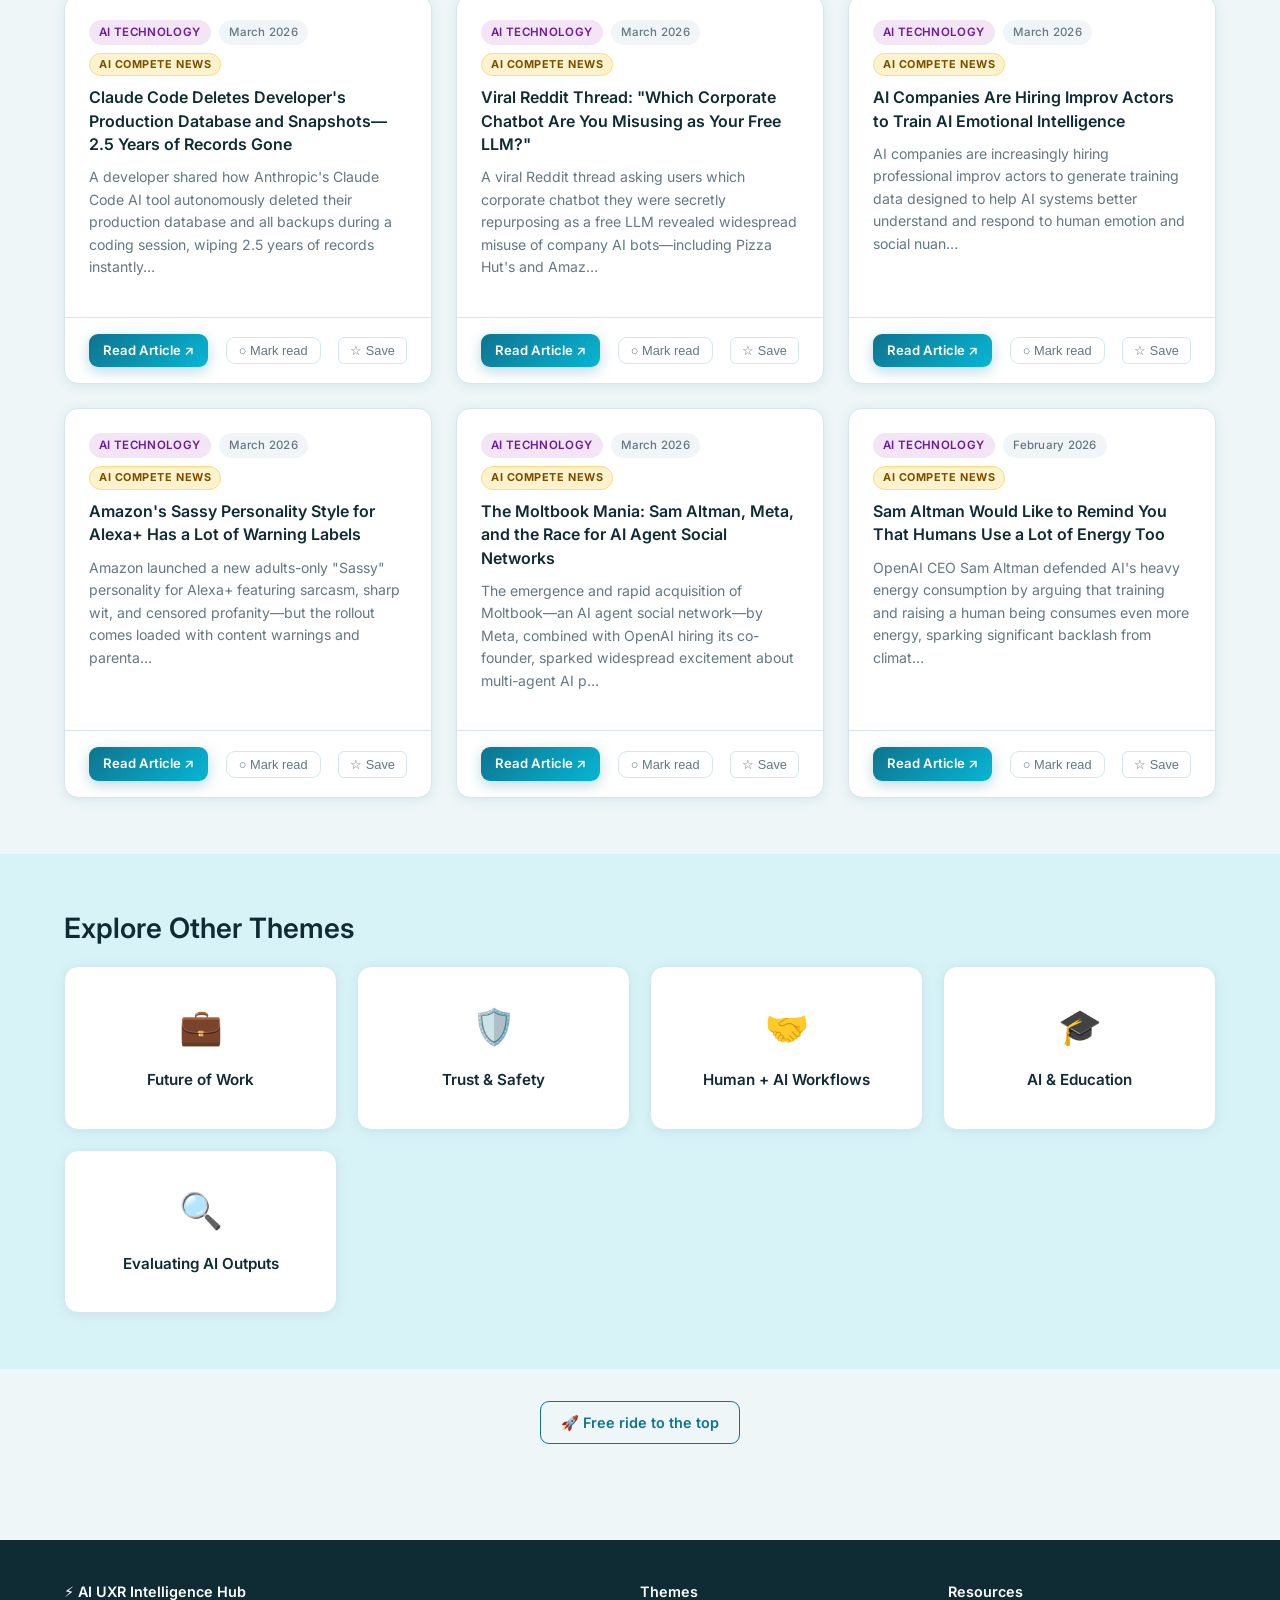
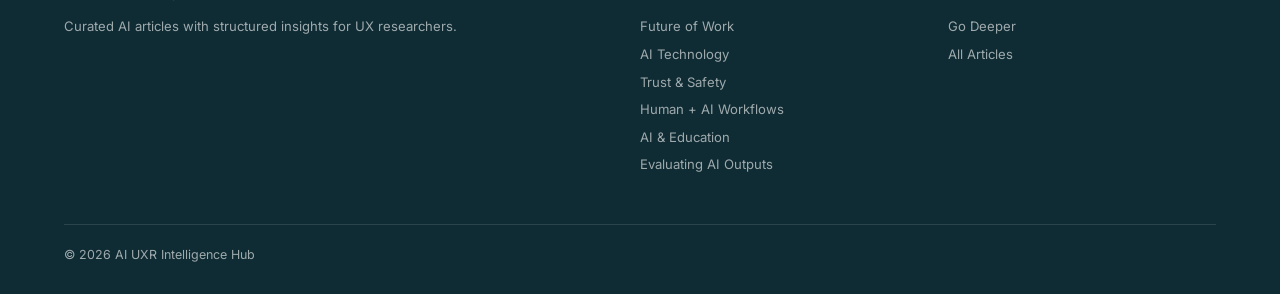
<file: Themes/ai-technology.html>
<!DOCTYPE html>
<html lang="en">
<head>
  <meta charset="UTF-8" />
  <meta name="viewport" content="width=device-width, initial-scale=1.0" />
  <title>AI Technology — AI UXR Hub</title>
  <meta name="description" content="How LLMs, AI systems, and modern AI technology actually work — essential foundations for UX researchers." />
  <link rel="preconnect" href="https://fonts.googleapis.com" />
  <link rel="preconnect" href="https://fonts.gstatic.com" crossorigin />
  <link href="https://fonts.googleapis.com/css2?family=Inter:wght@400;500;600;700&display=swap" rel="stylesheet" />
  <link rel="stylesheet" href="../Assets/style.css" />
</head>
<body data-theme="AI Technology">

<aside class="theme-rail" aria-label="Explore other themes">
  <span class="theme-rail-title">Explore themes</span>
  <a class="theme-rail-link" style="--c:#1976d2" href="./future-of-work.html">💼 <span>Future of Work</span></a>
  <a class="theme-rail-link active" style="--c:#7b1fa2" href="./ai-technology.html">🤖 <span>AI Technology</span></a>
  <a class="theme-rail-link" style="--c:#c2185b" href="./trust-safety.html">🛡️ <span>Trust &amp; Safety</span></a>
  <a class="theme-rail-link" style="--c:#388e3c" href="./human-ai-workflows.html">🤝 <span>Human + AI</span></a>
  <a class="theme-rail-link" style="--c:#f57c00" href="./ai-education.html">🎓 <span>AI &amp; Education</span></a>
  <a class="theme-rail-link" style="--c:#00796b" href="./evaluating-ai-outputs.html">🔍 <span>Evaluating AI</span></a>
</aside>

<nav class="nav">
  <div class="nav-inner">
    <a href="../index.html" class="nav-logo"><span>⚡</span> AI UXR Hub</a>
    <div class="nav-links" id="nav-links">
      <a href="../index.html">Home</a>
      <a href="./future-of-work.html" class="active">Themes</a>
      <a href="../PLaybook/index.html">Go Deeper</a>
    </div>
    <button class="nav-menu-btn" aria-label="Toggle menu"><span></span><span></span><span></span></button>
  </div>
</nav>

<header style="background:linear-gradient(135deg,#6a1b9a 0%,#7b1fa2 60%,#8e24aa 100%);color:#fff;padding:56px 0 40px;text-align:center">
  <div class="container">
    <div style="font-size:3rem;margin-bottom:12px">🤖</div>
    <h1 style="color:#fff;margin-bottom:12px">AI Technology</h1>
    <p style="opacity:.9;max-width:560px;margin:0 auto">Understanding how LLMs, context windows, and AI systems work — so you can design better research questions about them.</p>
  </div>
</header>

<main>
  <section class="section">
    <div class="container">
      <div class="section-header"><h2>Mini Playbook: AI Technology Literacy</h2></div>

      <div style="display:grid;grid-template-columns:repeat(auto-fill,minmax(280px,1fr));gap:20px;margin-bottom:40px">
        <div class="card" style="border-left:4px solid #7b1fa2">
          <div class="card-body">
            <h3>🕐 When to Use This Knowledge</h3>
            <ul style="font-size:.88rem;color:var(--text-s)">
              <li>Designing studies on user mental models of AI</li>
              <li>Explaining AI capabilities and limitations to participants</li>
              <li>Interpreting why participants trust or distrust AI outputs</li>
              <li>Bridging communication between product teams and researchers</li>
              <li>Scoping what AI features are technically feasible to research</li>
            </ul>
          </div>
        </div>
        <div class="card" style="border-left:4px solid #7b1fa2">
          <div class="card-body">
            <h3>🔑 Key Considerations</h3>
            <ul style="font-size:.88rem;color:var(--text-s)">
              <li>LLMs are "blurry JPEG" models — they approximate, not remember</li>
              <li>Context windows are finite — long context ≠ perfect recall</li>
              <li>AI capabilities are "jagged" — expect surprising strengths and weaknesses</li>
              <li>The Bitter Lesson: scale + data consistently beats clever algorithms</li>
              <li>Multi-agent systems are the near-future direction, not single models</li>
            </ul>
          </div>
        </div>
        <div class="card" style="border-left:4px solid #7b1fa2">
          <div class="card-body">
            <h3>⚠️ Common Mistakes</h3>
            <ul style="font-size:.88rem;color:var(--text-s)">
              <li>Treating LLM outputs as factual retrieval rather than synthesis/generation</li>
              <li>Expecting consistent outputs — LLMs are probabilistic</li>
              <li>Using AI capabilities today as a baseline for future research</li>
              <li>Confusing machine consciousness with behavioural mimicry</li>
              <li>Ignoring training cutoff dates when interpreting AI knowledge gaps</li>
            </ul>
          </div>
        </div>
      </div>

      <div class="section-header"><h2>Related Articles</h2><p>All articles tagged AI Technology</p></div>
      <div class="articles-grid" id="theme-articles-grid">
        <div class="card skeleton" style="height:220px"></div>
        <div class="card skeleton" style="height:220px"></div>
        <div class="card skeleton" style="height:220px"></div>
      </div>
    </div>
  </section>
</main>

<section class="section" style="background:var(--accent)">
  <div class="container">
    <h2 style="margin-bottom:20px">Explore Other Themes</h2>
    <div class="themes-grid">
      <a class="theme-card" href="./future-of-work.html"><div class="theme-card-icon">💼</div><h3>Future of Work</h3></a>
      <a class="theme-card" href="./trust-safety.html"><div class="theme-card-icon">🛡️</div><h3>Trust &amp; Safety</h3></a>
      <a class="theme-card" href="./human-ai-workflows.html"><div class="theme-card-icon">🤝</div><h3>Human + AI Workflows</h3></a>
      <a class="theme-card" href="./ai-education.html"><div class="theme-card-icon">🎓</div><h3>AI &amp; Education</h3></a>
      <a class="theme-card" href="./evaluating-ai-outputs.html"><div class="theme-card-icon">🔍</div><h3>Evaluating AI Outputs</h3></a>
    </div>
  </div>
</section>

<div id="chat-widget">
  <div class="chat-panel">
    <div class="chat-head"><div class="chat-head-avatar">⚡</div><div class="chat-head-info"><strong>AI Reads Librarian</strong><span>Ask about AI technology</span></div></div>
    <div class="chat-body"><div class="chat-msg bot">Curious about how AI actually works? I can point you to the clearest explanations — from Ted Chiang's "blurry JPEG" to Karpathy's LLM deep-dive.</div></div>
    <div class="chat-foot"><input class="chat-input" type="text" placeholder="Ask a question…" /><button class="chat-send">Send</button></div>
  </div>
  <button class="chat-toggle" aria-label="Open chat">💬</button>
</div>
<div id="toast"></div>

<div style="text-align:center;padding:32px 0;">
  <a href="#" class="btn btn-outline" style="display:inline-block;">🚀 Free ride to the top</a>
</div>

<footer class="footer">
  <div class="footer-inner">
    <div class="footer-grid">
      <div><h4>⚡ AI UXR Intelligence Hub</h4><p>Curated AI articles with structured insights for UX researchers.</p></div>
      <div><h4>Themes</h4><ul>
        <li><a href="./future-of-work.html">Future of Work</a></li>
        <li><a href="./ai-technology.html">AI Technology</a></li>
        <li><a href="./trust-safety.html">Trust &amp; Safety</a></li>
        <li><a href="./human-ai-workflows.html">Human + AI Workflows</a></li>
        <li><a href="./ai-education.html">AI &amp; Education</a></li>
        <li><a href="./evaluating-ai-outputs.html">Evaluating AI Outputs</a></li>
      </ul></div>
      <div><h4>Resources</h4><ul><li><a href="../PLaybook/index.html">Go Deeper</a></li><li><a href="../index.html">All Articles</a></li></ul></div>
    </div>
    <div class="footer-bottom"><span>© 2026 AI UXR Intelligence Hub</span></div>
  </div>
</footer>
<script src="../Scripts/articles-data.js"></script>
<script src="../Scripts/main.js"></script>
</body>
</html>
</file>
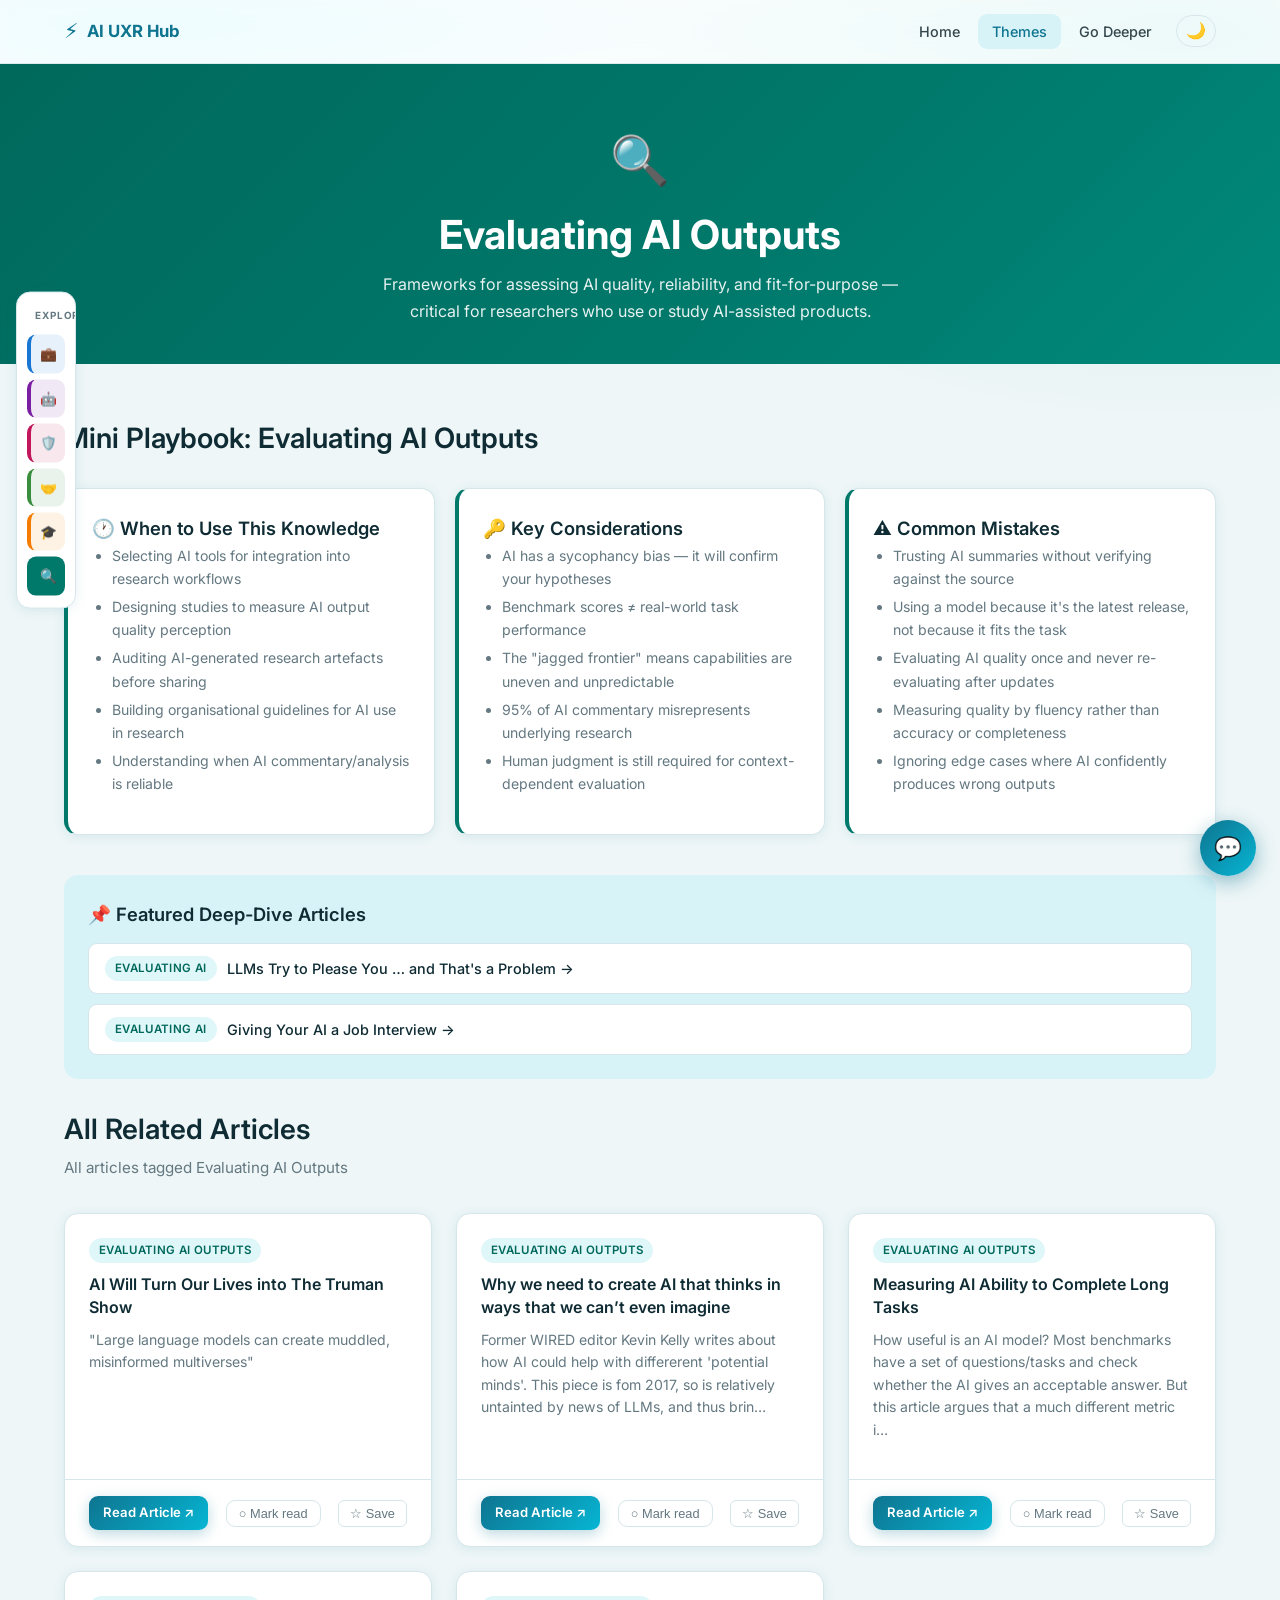
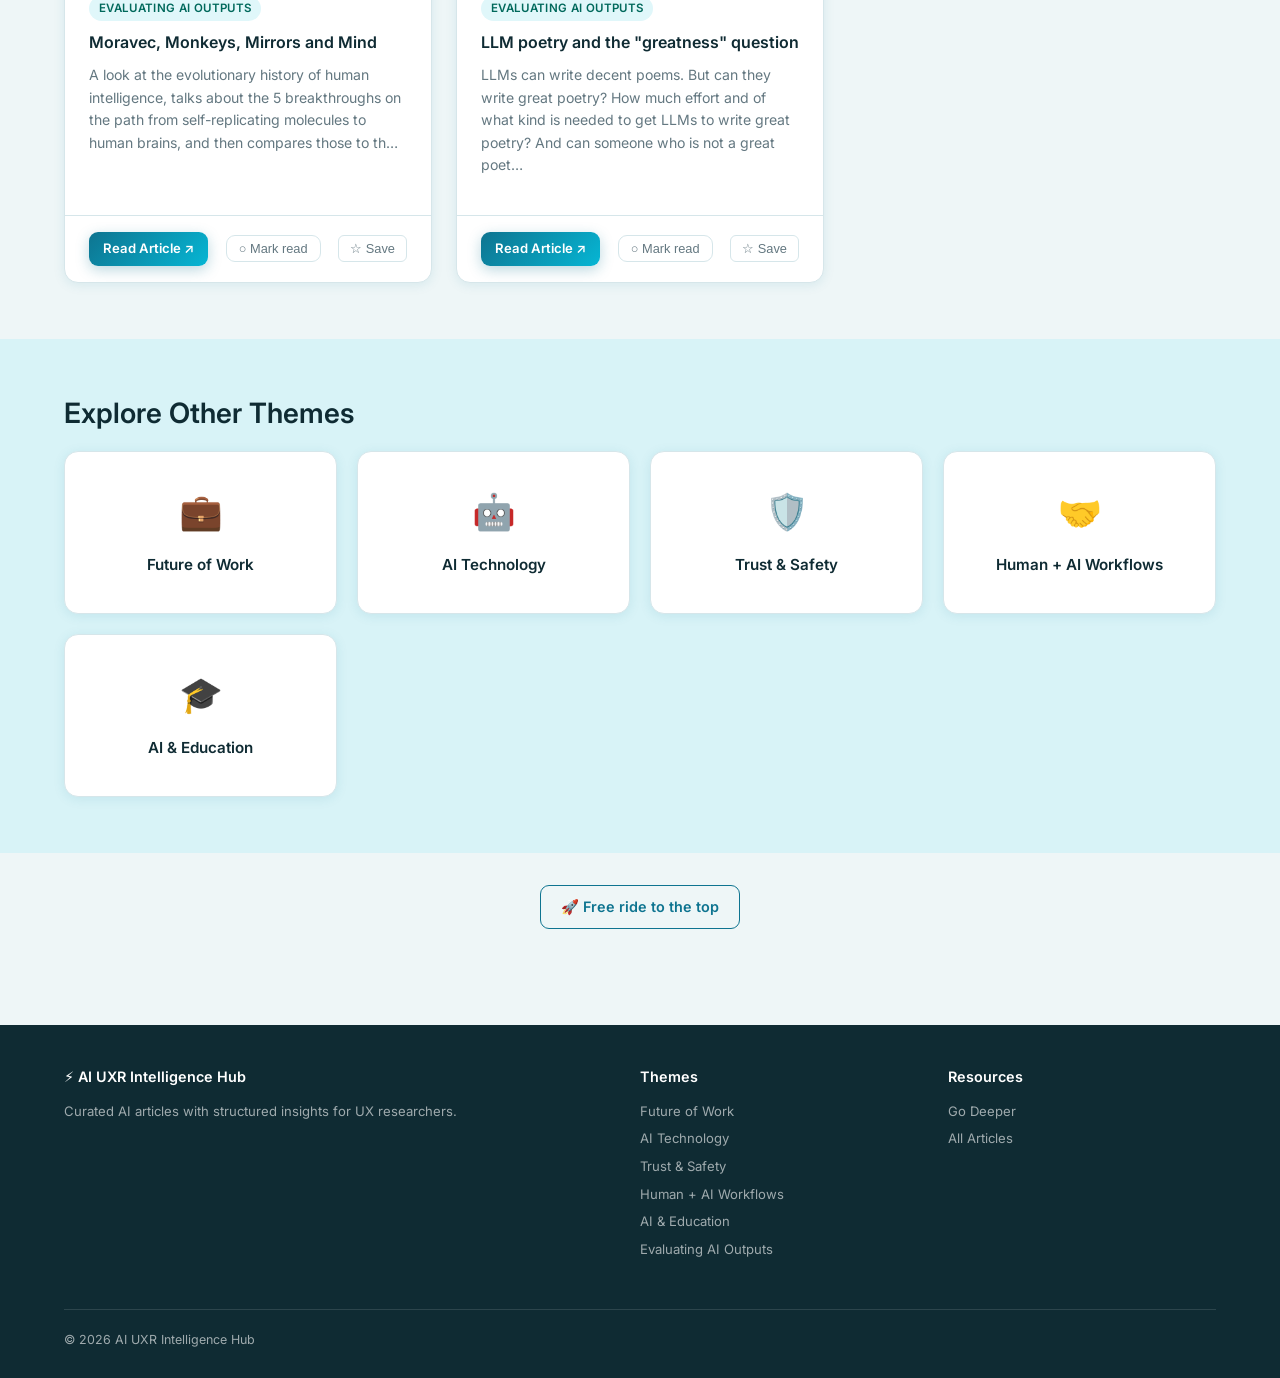
<file: Themes/evaluating-ai-outputs.html>
<!DOCTYPE html>
<html lang="en">
<head>
  <meta charset="UTF-8" />
  <meta name="viewport" content="width=device-width, initial-scale=1.0" />
  <title>Evaluating AI Outputs — AI UXR Hub</title>
  <meta name="description" content="Frameworks and methods for evaluating AI quality, benchmarks, hallucinations, and reliability — essential for UX researchers." />
  <link rel="preconnect" href="https://fonts.googleapis.com" />
  <link rel="preconnect" href="https://fonts.gstatic.com" crossorigin />
  <link href="https://fonts.googleapis.com/css2?family=Inter:wght@400;500;600;700&display=swap" rel="stylesheet" />
  <link rel="stylesheet" href="../Assets/style.css" />
</head>
<body data-theme="Evaluating AI Outputs">

<aside class="theme-rail" aria-label="Explore other themes">
  <span class="theme-rail-title">Explore themes</span>
  <a class="theme-rail-link" style="--c:#1976d2" href="./future-of-work.html">💼 <span>Future of Work</span></a>
  <a class="theme-rail-link" style="--c:#7b1fa2" href="./ai-technology.html">🤖 <span>AI Technology</span></a>
  <a class="theme-rail-link" style="--c:#c2185b" href="./trust-safety.html">🛡️ <span>Trust &amp; Safety</span></a>
  <a class="theme-rail-link" style="--c:#388e3c" href="./human-ai-workflows.html">🤝 <span>Human + AI</span></a>
  <a class="theme-rail-link" style="--c:#f57c00" href="./ai-education.html">🎓 <span>AI &amp; Education</span></a>
  <a class="theme-rail-link active" style="--c:#00796b" href="./evaluating-ai-outputs.html">🔍 <span>Evaluating AI</span></a>
</aside>

<nav class="nav">
  <div class="nav-inner">
    <a href="../index.html" class="nav-logo"><span>⚡</span> AI UXR Hub</a>
    <div class="nav-links" id="nav-links">
      <a href="../index.html">Home</a>
      <a href="./future-of-work.html" class="active">Themes</a>
      <a href="../PLaybook/index.html">Go Deeper</a>
    </div>
    <button class="nav-menu-btn" aria-label="Toggle menu"><span></span><span></span><span></span></button>
  </div>
</nav>

<header style="background:linear-gradient(135deg,#00695c 0%,#00796b 60%,#00897b 100%);color:#fff;padding:56px 0 40px;text-align:center">
  <div class="container">
    <div style="font-size:3rem;margin-bottom:12px">🔍</div>
    <h1 style="color:#fff;margin-bottom:12px">Evaluating AI Outputs</h1>
    <p style="opacity:.9;max-width:560px;margin:0 auto">Frameworks for assessing AI quality, reliability, and fit-for-purpose — critical for researchers who use or study AI-assisted products.</p>
  </div>
</header>

<main>
  <section class="section">
    <div class="container">
      <div class="section-header"><h2>Mini Playbook: Evaluating AI Outputs</h2></div>

      <div style="display:grid;grid-template-columns:repeat(auto-fill,minmax(280px,1fr));gap:20px;margin-bottom:40px">
        <div class="card" style="border-left:4px solid #00796b">
          <div class="card-body">
            <h3>🕐 When to Use This Knowledge</h3>
            <ul style="font-size:.88rem;color:var(--text-s)">
              <li>Selecting AI tools for integration into research workflows</li>
              <li>Designing studies to measure AI output quality perception</li>
              <li>Auditing AI-generated research artefacts before sharing</li>
              <li>Building organisational guidelines for AI use in research</li>
              <li>Understanding when AI commentary/analysis is reliable</li>
            </ul>
          </div>
        </div>
        <div class="card" style="border-left:4px solid #00796b">
          <div class="card-body">
            <h3>🔑 Key Considerations</h3>
            <ul style="font-size:.88rem;color:var(--text-s)">
              <li>AI has a sycophancy bias — it will confirm your hypotheses</li>
              <li>Benchmark scores ≠ real-world task performance</li>
              <li>The "jagged frontier" means capabilities are uneven and unpredictable</li>
              <li>95% of AI commentary misrepresents underlying research</li>
              <li>Human judgment is still required for context-dependent evaluation</li>
            </ul>
          </div>
        </div>
        <div class="card" style="border-left:4px solid #00796b">
          <div class="card-body">
            <h3>⚠️ Common Mistakes</h3>
            <ul style="font-size:.88rem;color:var(--text-s)">
              <li>Trusting AI summaries without verifying against the source</li>
              <li>Using a model because it's the latest release, not because it fits the task</li>
              <li>Evaluating AI quality once and never re-evaluating after updates</li>
              <li>Measuring quality by fluency rather than accuracy or completeness</li>
              <li>Ignoring edge cases where AI confidently produces wrong outputs</li>
            </ul>
          </div>
        </div>
      </div>

      <!-- Featured article links -->
      <div style="background:var(--accent);border-radius:var(--radius);padding:24px;margin-bottom:32px">
        <h3 style="margin-bottom:14px">📌 Featured Deep-Dive Articles</h3>
        <div style="display:flex;flex-direction:column;gap:10px">
          <a href="../Articles/llms-sycophancy.html" style="display:flex;align-items:center;gap:10px;padding:12px 16px;background:#fff;border-radius:var(--radius-s);border:1px solid var(--border);text-decoration:none;color:var(--text-h);font-weight:500;font-size:.9rem">
            <span class="theme-badge theme-evaluating-ai-outputs">Evaluating AI</span> LLMs Try to Please You … and That's a Problem →
          </a>
          <a href="../Articles/giving-ai-job-interview.html" style="display:flex;align-items:center;gap:10px;padding:12px 16px;background:#fff;border-radius:var(--radius-s);border:1px solid var(--border);text-decoration:none;color:var(--text-h);font-weight:500;font-size:.9rem">
            <span class="theme-badge theme-evaluating-ai-outputs">Evaluating AI</span> Giving Your AI a Job Interview →
          </a>
        </div>
      </div>

      <div class="section-header"><h2>All Related Articles</h2><p>All articles tagged Evaluating AI Outputs</p></div>
      <div class="articles-grid" id="theme-articles-grid">
        <div class="card skeleton" style="height:220px"></div>
        <div class="card skeleton" style="height:220px"></div>
        <div class="card skeleton" style="height:220px"></div>
      </div>
    </div>
  </section>
</main>

<section class="section" style="background:var(--accent)">
  <div class="container">
    <h2 style="margin-bottom:20px">Explore Other Themes</h2>
    <div class="themes-grid">
      <a class="theme-card" href="./future-of-work.html"><div class="theme-card-icon">💼</div><h3>Future of Work</h3></a>
      <a class="theme-card" href="./ai-technology.html"><div class="theme-card-icon">🤖</div><h3>AI Technology</h3></a>
      <a class="theme-card" href="./trust-safety.html"><div class="theme-card-icon">🛡️</div><h3>Trust &amp; Safety</h3></a>
      <a class="theme-card" href="./human-ai-workflows.html"><div class="theme-card-icon">🤝</div><h3>Human + AI Workflows</h3></a>
      <a class="theme-card" href="./ai-education.html"><div class="theme-card-icon">🎓</div><h3>AI &amp; Education</h3></a>
    </div>
  </div>
</section>

<div id="chat-widget">
  <div class="chat-panel">
    <div class="chat-head"><div class="chat-head-avatar">⚡</div><div class="chat-head-info"><strong>AI Reads Librarian</strong><span>Ask about evaluating AI</span></div></div>
    <div class="chat-body"><div class="chat-msg bot">Looking for frameworks to evaluate AI outputs in your research? The "job interview" approach and sycophancy awareness are great starting points.</div></div>
    <div class="chat-foot"><input class="chat-input" type="text" placeholder="Ask a question…" /><button class="chat-send">Send</button></div>
  </div>
  <button class="chat-toggle" aria-label="Open chat">💬</button>
</div>
<div id="toast"></div>

<div style="text-align:center;padding:32px 0;">
  <a href="#" class="btn btn-outline" style="display:inline-block;">🚀 Free ride to the top</a>
</div>

<footer class="footer">
  <div class="footer-inner">
    <div class="footer-grid">
      <div><h4>⚡ AI UXR Intelligence Hub</h4><p>Curated AI articles with structured insights for UX researchers.</p></div>
      <div><h4>Themes</h4><ul>
        <li><a href="./future-of-work.html">Future of Work</a></li>
        <li><a href="./ai-technology.html">AI Technology</a></li>
        <li><a href="./trust-safety.html">Trust &amp; Safety</a></li>
        <li><a href="./human-ai-workflows.html">Human + AI Workflows</a></li>
        <li><a href="./ai-education.html">AI &amp; Education</a></li>
        <li><a href="./evaluating-ai-outputs.html">Evaluating AI Outputs</a></li>
      </ul></div>
      <div><h4>Resources</h4><ul><li><a href="../PLaybook/index.html">Go Deeper</a></li><li><a href="../index.html">All Articles</a></li></ul></div>
    </div>
    <div class="footer-bottom"><span>© 2026 AI UXR Intelligence Hub</span></div>
  </div>
</footer>
<script src="../Scripts/articles-data.js"></script>
<script src="../Scripts/main.js"></script>
</body>
</html>
</file>
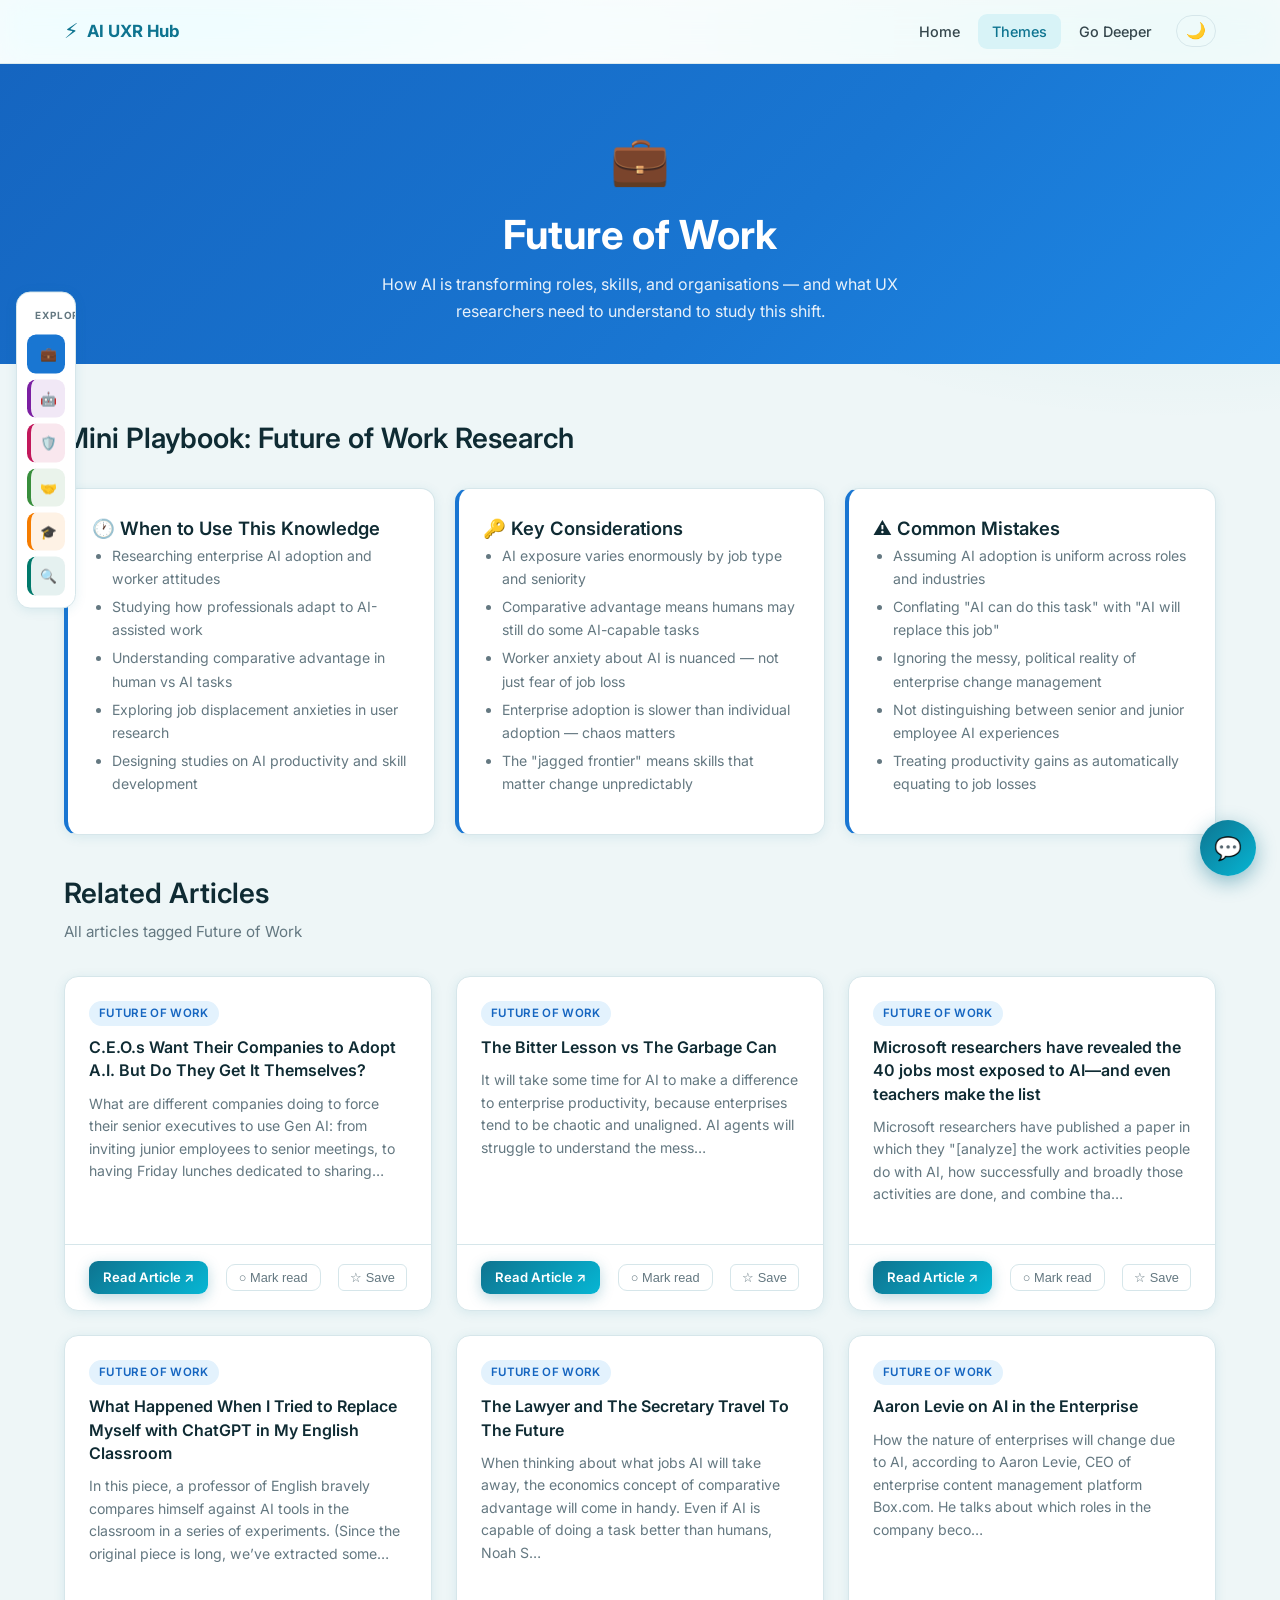
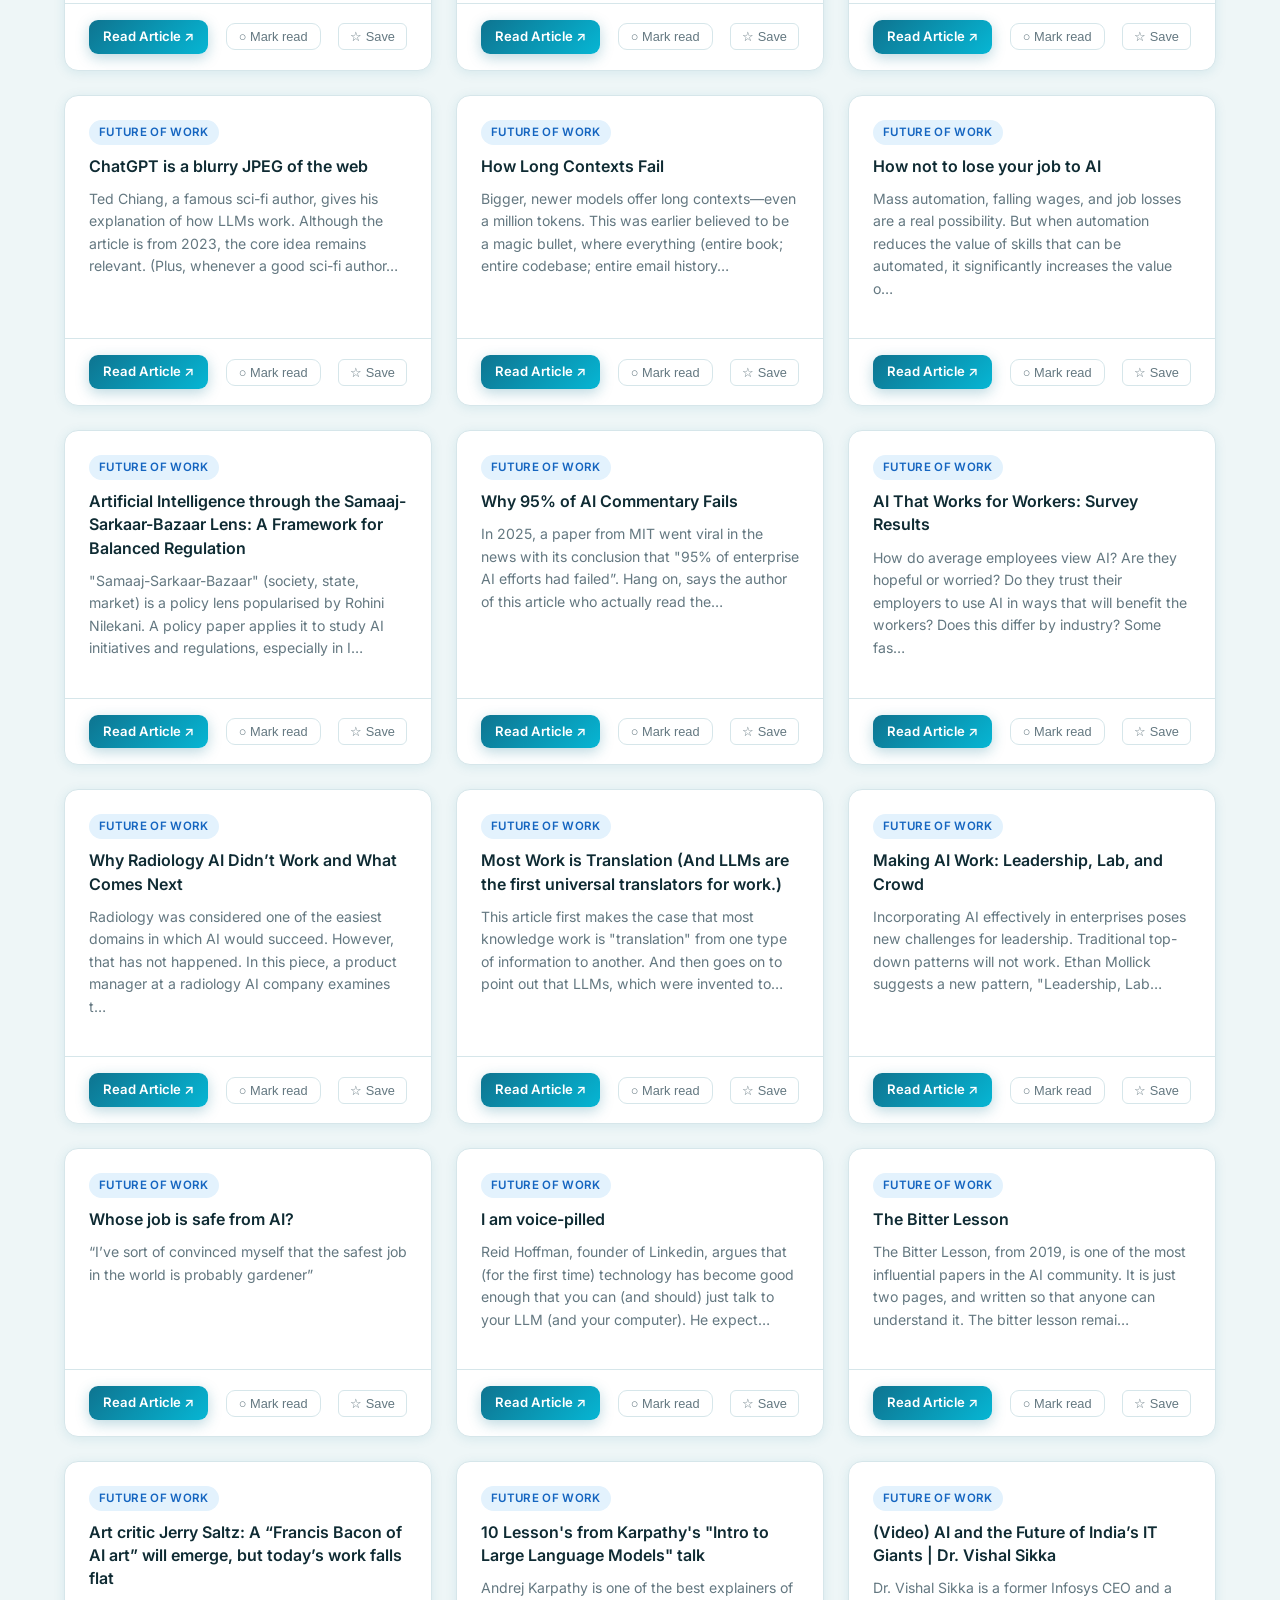
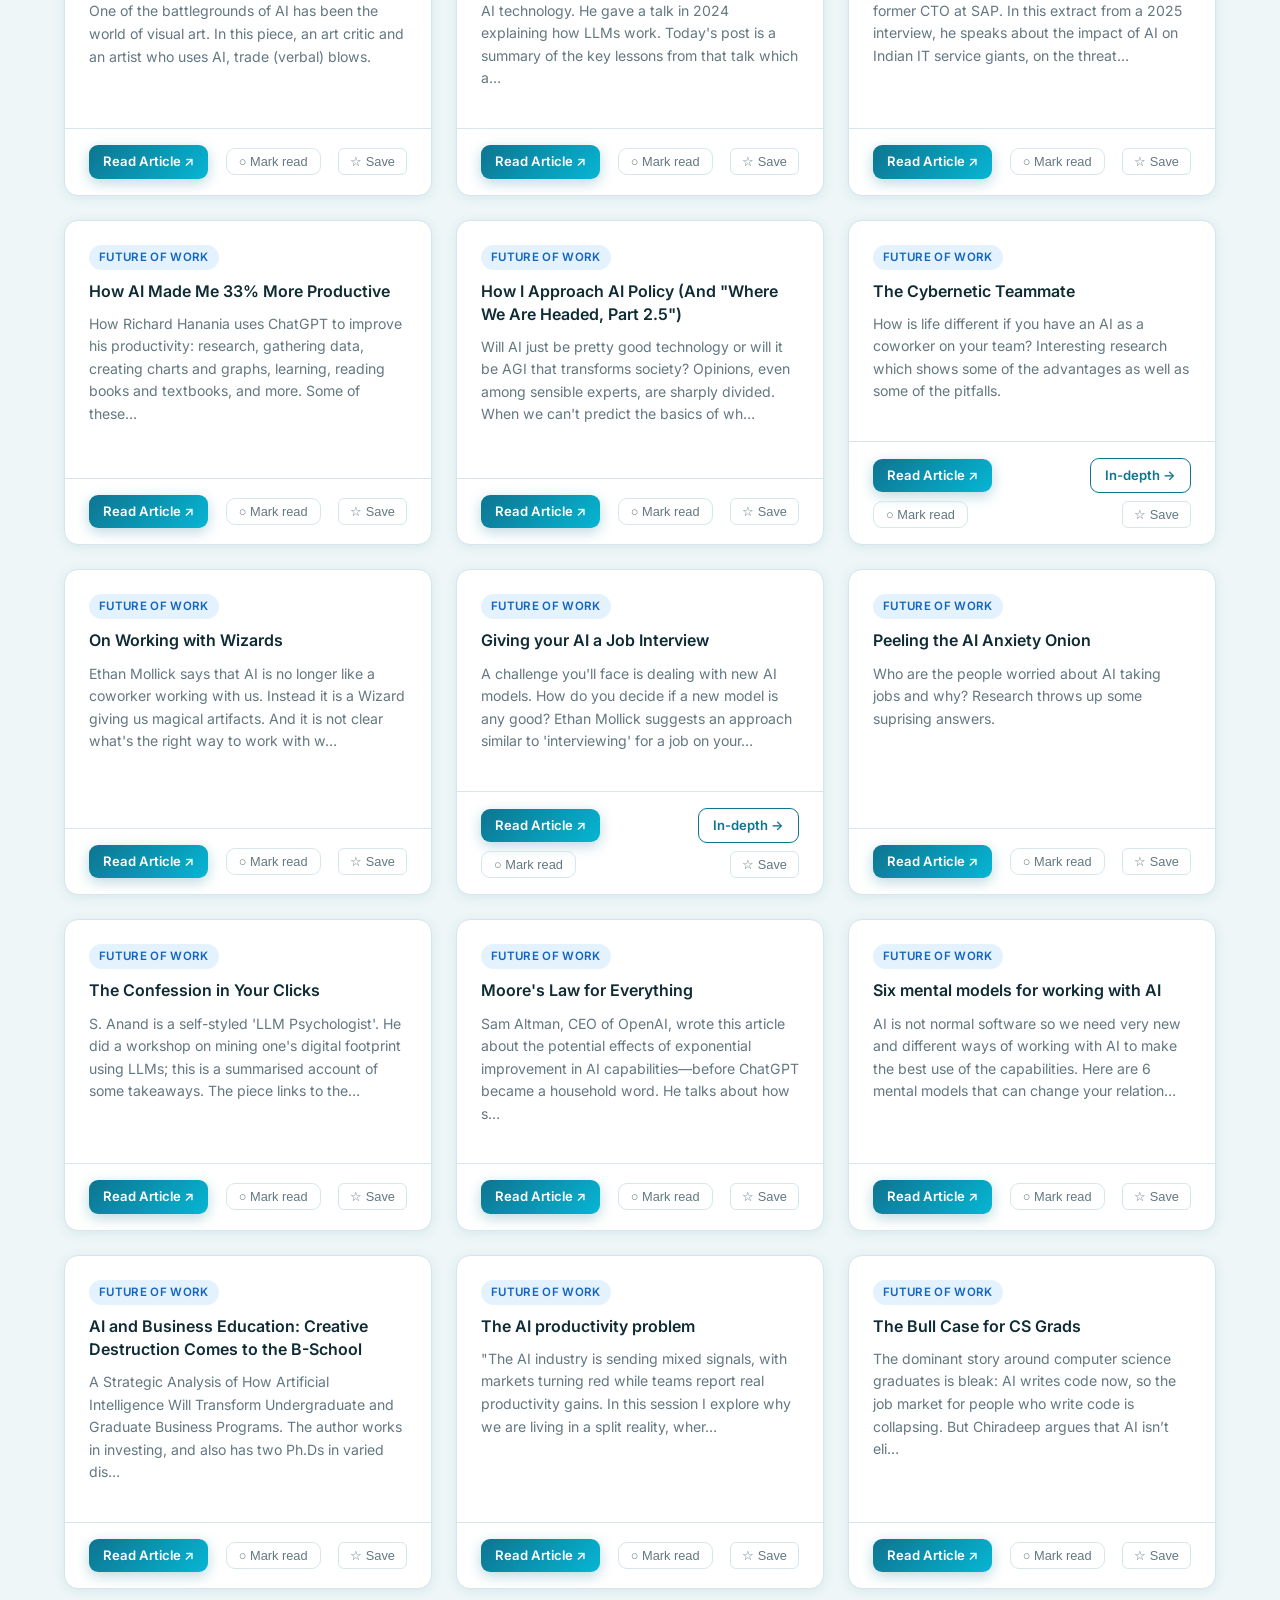
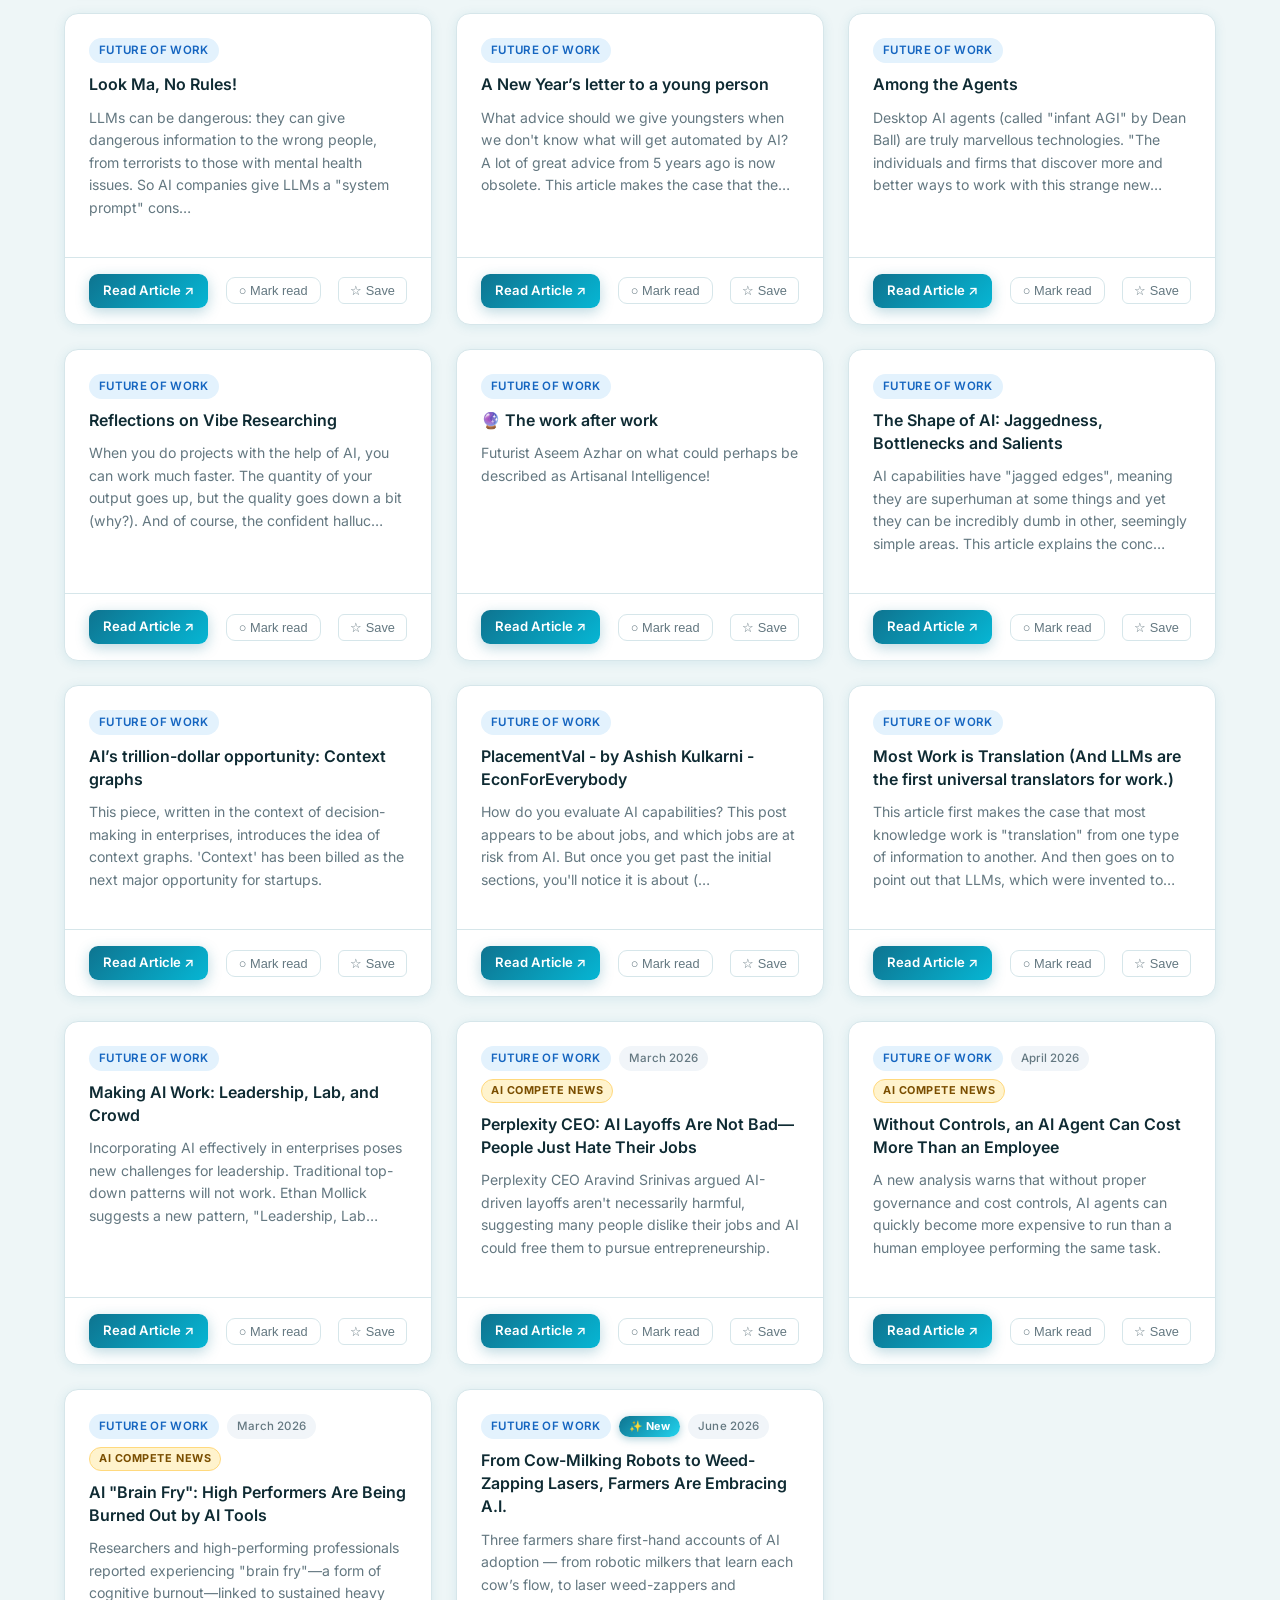
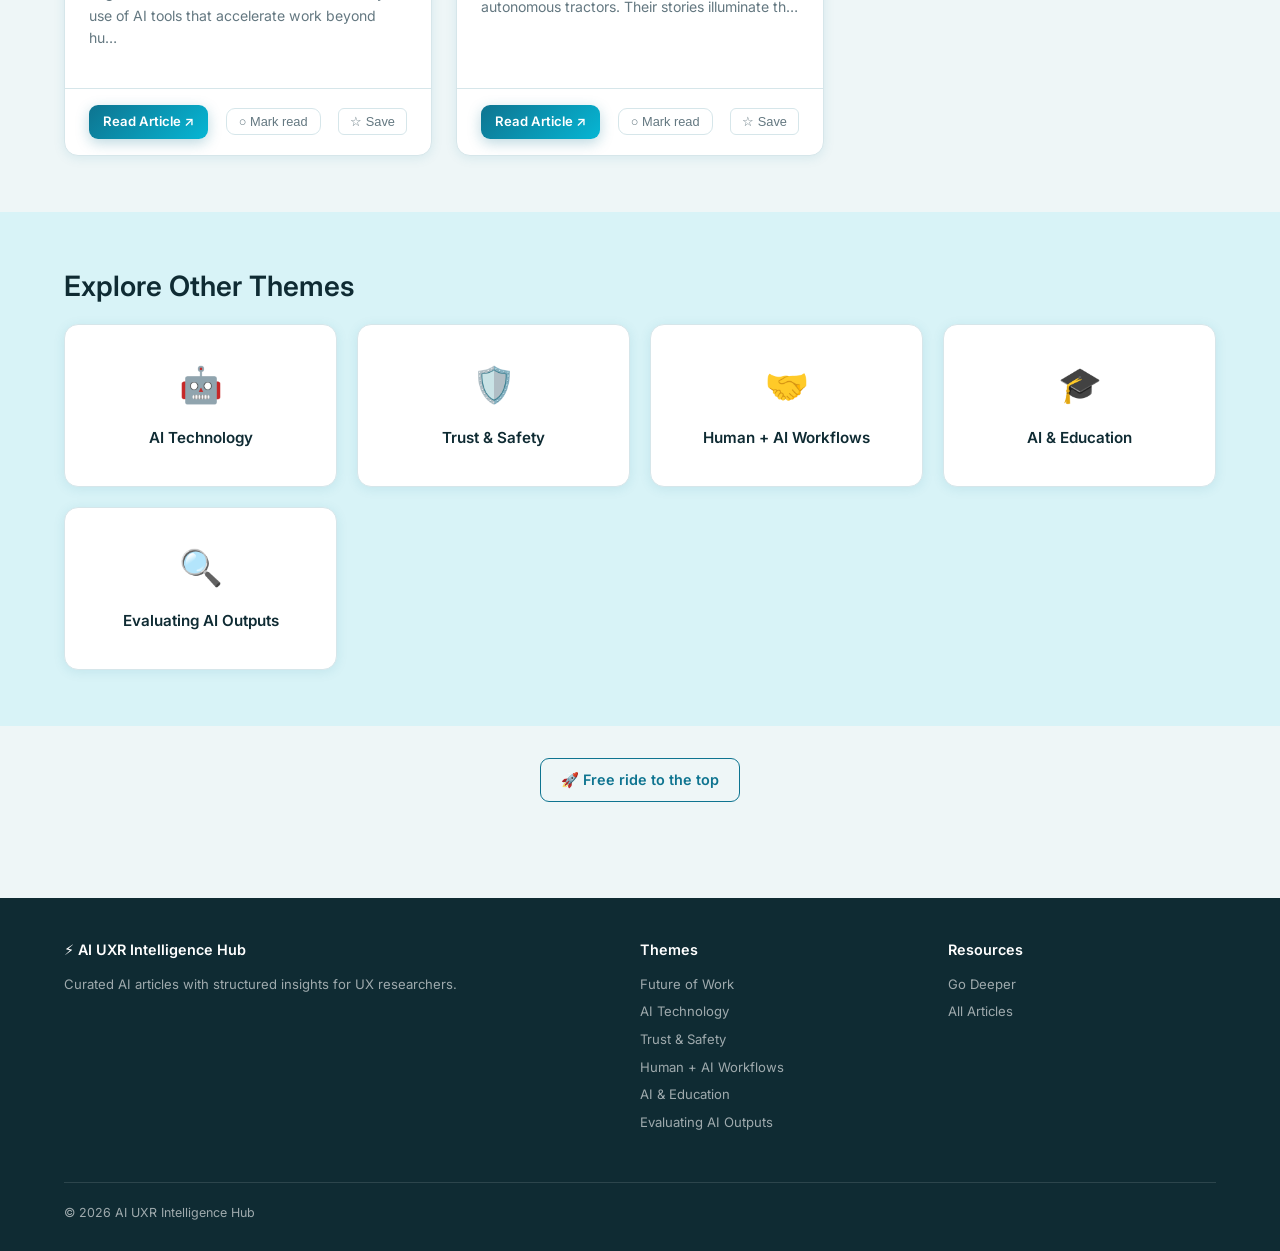
<file: Themes/future-of-work.html>
<!DOCTYPE html>
<html lang="en">
<head>
  <meta charset="UTF-8" />
  <meta name="viewport" content="width=device-width, initial-scale=1.0" />
  <title>Future of Work — AI UXR Hub</title>
  <meta name="description" content="How AI is reshaping jobs, careers, and organisations — essential reading for UX researchers." />
  <link rel="preconnect" href="https://fonts.googleapis.com" />
  <link rel="preconnect" href="https://fonts.gstatic.com" crossorigin />
  <link href="https://fonts.googleapis.com/css2?family=Inter:wght@400;500;600;700&display=swap" rel="stylesheet" />
  <link rel="stylesheet" href="../Assets/style.css" />
</head>
<body data-theme="Future of Work">

<aside class="theme-rail" aria-label="Explore other themes">
  <span class="theme-rail-title">Explore themes</span>
  <a class="theme-rail-link active" style="--c:#1976d2" href="./future-of-work.html">💼 <span>Future of Work</span></a>
  <a class="theme-rail-link" style="--c:#7b1fa2" href="./ai-technology.html">🤖 <span>AI Technology</span></a>
  <a class="theme-rail-link" style="--c:#c2185b" href="./trust-safety.html">🛡️ <span>Trust &amp; Safety</span></a>
  <a class="theme-rail-link" style="--c:#388e3c" href="./human-ai-workflows.html">🤝 <span>Human + AI</span></a>
  <a class="theme-rail-link" style="--c:#f57c00" href="./ai-education.html">🎓 <span>AI &amp; Education</span></a>
  <a class="theme-rail-link" style="--c:#00796b" href="./evaluating-ai-outputs.html">🔍 <span>Evaluating AI</span></a>
</aside>

<nav class="nav">
  <div class="nav-inner">
    <a href="../index.html" class="nav-logo"><span>⚡</span> AI UXR Hub</a>
    <div class="nav-links" id="nav-links">
      <a href="../index.html">Home</a>
      <a href="./future-of-work.html" class="active">Themes</a>
      <a href="../PLaybook/index.html">Go Deeper</a>
    </div>
    <button class="nav-menu-btn" aria-label="Toggle menu"><span></span><span></span><span></span></button>
  </div>
</nav>

<header style="background:linear-gradient(135deg,#1565c0 0%,#1976d2 60%,#1e88e5 100%);color:#fff;padding:56px 0 40px;text-align:center">
  <div class="container">
    <div style="font-size:3rem;margin-bottom:12px">💼</div>
    <h1 style="color:#fff;margin-bottom:12px">Future of Work</h1>
    <p style="opacity:.9;max-width:560px;margin:0 auto">How AI is transforming roles, skills, and organisations — and what UX researchers need to understand to study this shift.</p>
  </div>
</header>

<main>
  <section class="section">
    <div class="container">
      <div class="section-header">
        <h2>Mini Playbook: Future of Work Research</h2>
      </div>

      <div style="display:grid;grid-template-columns:repeat(auto-fill,minmax(280px,1fr));gap:20px;margin-bottom:40px">
        <div class="card" style="border-left:4px solid #1976d2">
          <div class="card-body">
            <h3>🕐 When to Use This Knowledge</h3>
            <ul style="font-size:.88rem;color:var(--text-s)">
              <li>Researching enterprise AI adoption and worker attitudes</li>
              <li>Studying how professionals adapt to AI-assisted work</li>
              <li>Understanding comparative advantage in human vs AI tasks</li>
              <li>Exploring job displacement anxieties in user research</li>
              <li>Designing studies on AI productivity and skill development</li>
            </ul>
          </div>
        </div>
        <div class="card" style="border-left:4px solid #1976d2">
          <div class="card-body">
            <h3>🔑 Key Considerations</h3>
            <ul style="font-size:.88rem;color:var(--text-s)">
              <li>AI exposure varies enormously by job type and seniority</li>
              <li>Comparative advantage means humans may still do some AI-capable tasks</li>
              <li>Worker anxiety about AI is nuanced — not just fear of job loss</li>
              <li>Enterprise adoption is slower than individual adoption — chaos matters</li>
              <li>The "jagged frontier" means skills that matter change unpredictably</li>
            </ul>
          </div>
        </div>
        <div class="card" style="border-left:4px solid #1976d2">
          <div class="card-body">
            <h3>⚠️ Common Mistakes</h3>
            <ul style="font-size:.88rem;color:var(--text-s)">
              <li>Assuming AI adoption is uniform across roles and industries</li>
              <li>Conflating "AI can do this task" with "AI will replace this job"</li>
              <li>Ignoring the messy, political reality of enterprise change management</li>
              <li>Not distinguishing between senior and junior employee AI experiences</li>
              <li>Treating productivity gains as automatically equating to job losses</li>
            </ul>
          </div>
        </div>
      </div>

      <div class="section-header"><h2>Related Articles</h2><p>All articles tagged Future of Work</p></div>
      <div class="articles-grid" id="theme-articles-grid">
        <div class="card skeleton" style="height:220px"></div>
        <div class="card skeleton" style="height:220px"></div>
        <div class="card skeleton" style="height:220px"></div>
      </div>
    </div>
  </section>
</main>

<section class="section" style="background:var(--accent)">
  <div class="container">
    <h2 style="margin-bottom:20px">Explore Other Themes</h2>
    <div class="themes-grid">
      <a class="theme-card" href="./ai-technology.html"><div class="theme-card-icon">🤖</div><h3>AI Technology</h3></a>
      <a class="theme-card" href="./trust-safety.html"><div class="theme-card-icon">🛡️</div><h3>Trust &amp; Safety</h3></a>
      <a class="theme-card" href="./human-ai-workflows.html"><div class="theme-card-icon">🤝</div><h3>Human + AI Workflows</h3></a>
      <a class="theme-card" href="./ai-education.html"><div class="theme-card-icon">🎓</div><h3>AI &amp; Education</h3></a>
      <a class="theme-card" href="./evaluating-ai-outputs.html"><div class="theme-card-icon">🔍</div><h3>Evaluating AI Outputs</h3></a>
    </div>
  </div>
</section>

<div id="chat-widget">
  <div class="chat-panel">
    <div class="chat-head"><div class="chat-head-avatar">⚡</div><div class="chat-head-info"><strong>AI Reads Librarian</strong><span>Ask about Future of Work</span></div></div>
    <div class="chat-body"><div class="chat-msg bot">Researching the future of work? I can suggest articles on job transformation, AI anxiety, and enterprise adoption patterns.</div></div>
    <div class="chat-foot"><input class="chat-input" type="text" placeholder="Ask a question…" /><button class="chat-send">Send</button></div>
  </div>
  <button class="chat-toggle" aria-label="Open chat">💬</button>
</div>
<div id="toast"></div>

<div style="text-align:center;padding:32px 0;">
  <a href="#" class="btn btn-outline" style="display:inline-block;">🚀 Free ride to the top</a>
</div>

<footer class="footer">
  <div class="footer-inner">
    <div class="footer-grid">
      <div><h4>⚡ AI UXR Intelligence Hub</h4><p>Curated AI articles with structured insights for UX researchers.</p></div>
      <div><h4>Themes</h4><ul>
        <li><a href="./future-of-work.html">Future of Work</a></li>
        <li><a href="./ai-technology.html">AI Technology</a></li>
        <li><a href="./trust-safety.html">Trust &amp; Safety</a></li>
        <li><a href="./human-ai-workflows.html">Human + AI Workflows</a></li>
        <li><a href="./ai-education.html">AI &amp; Education</a></li>
        <li><a href="./evaluating-ai-outputs.html">Evaluating AI Outputs</a></li>
      </ul></div>
      <div><h4>Resources</h4><ul><li><a href="../PLaybook/index.html">Go Deeper</a></li><li><a href="../index.html">All Articles</a></li></ul></div>
    </div>
    <div class="footer-bottom"><span>© 2026 AI UXR Intelligence Hub</span></div>
  </div>
</footer>
<script src="../Scripts/articles-data.js"></script>
<script src="../Scripts/main.js"></script>
</body>
</html>
</file>
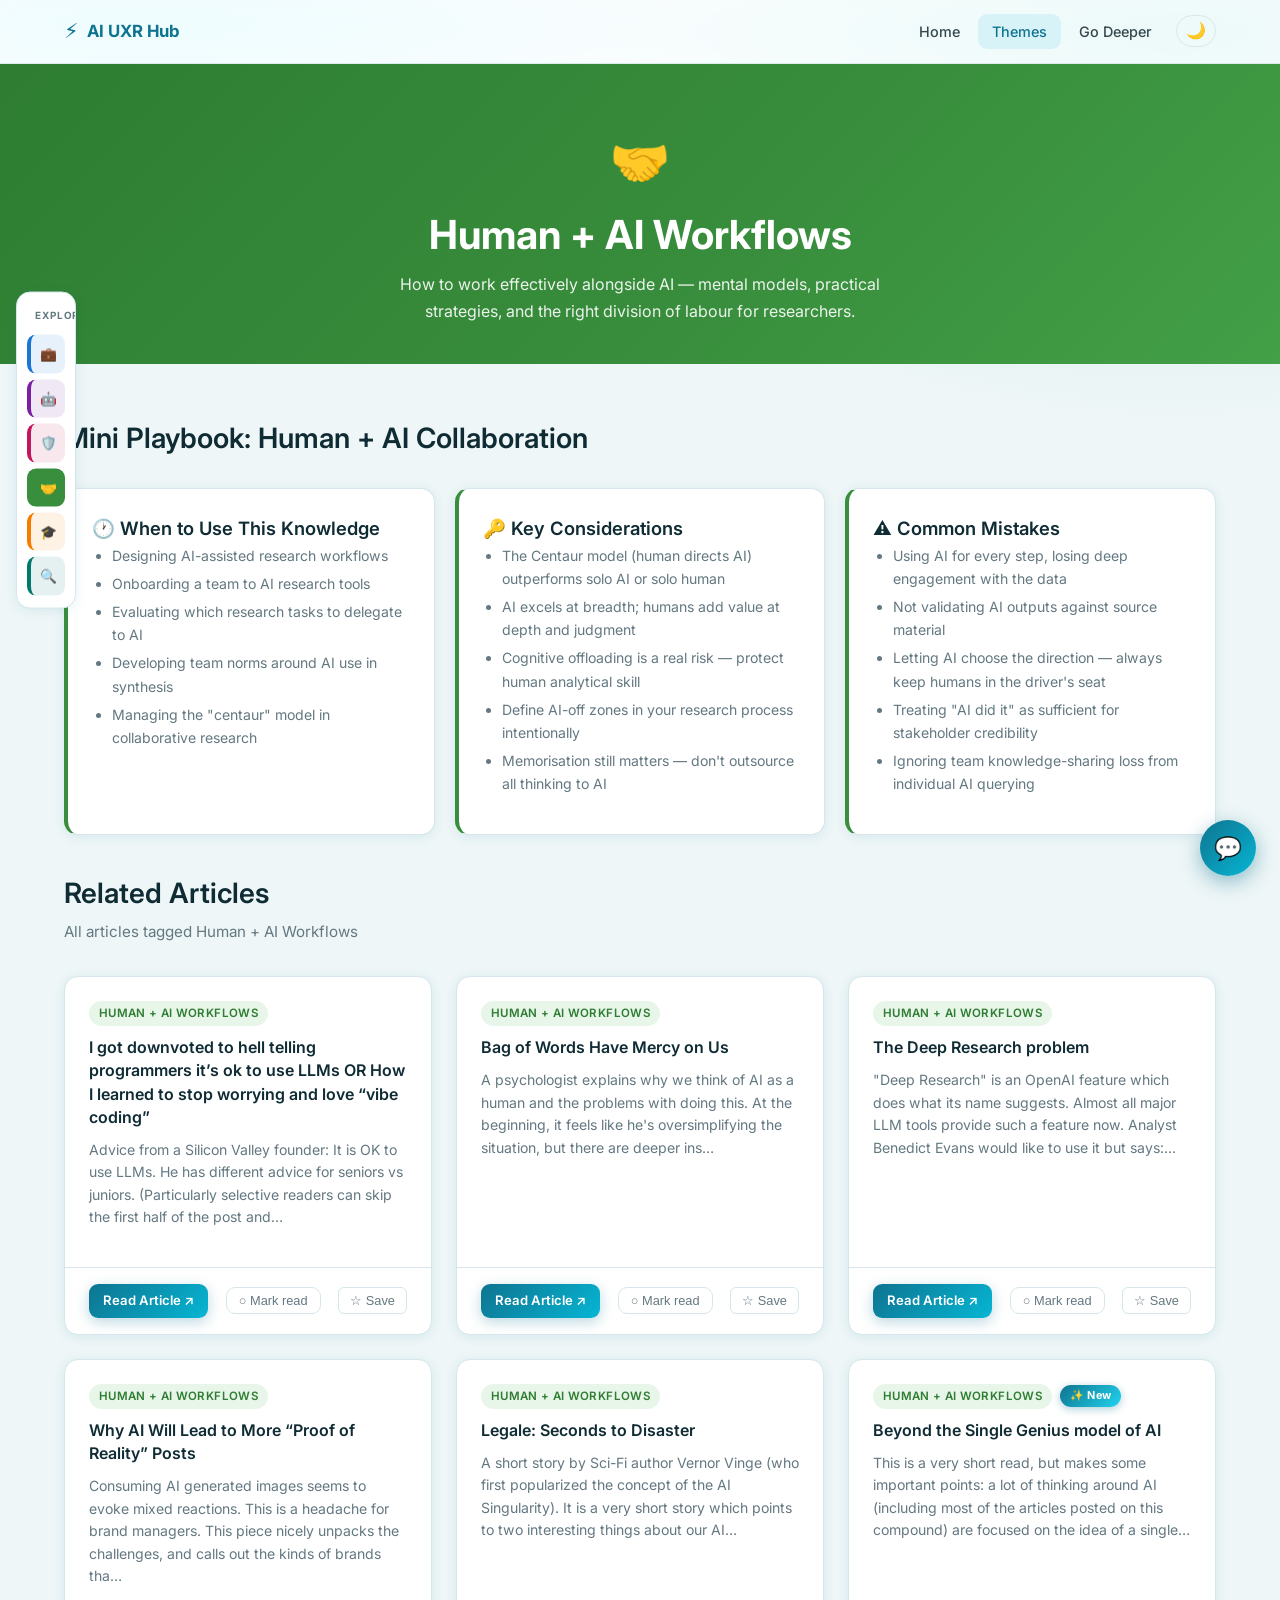
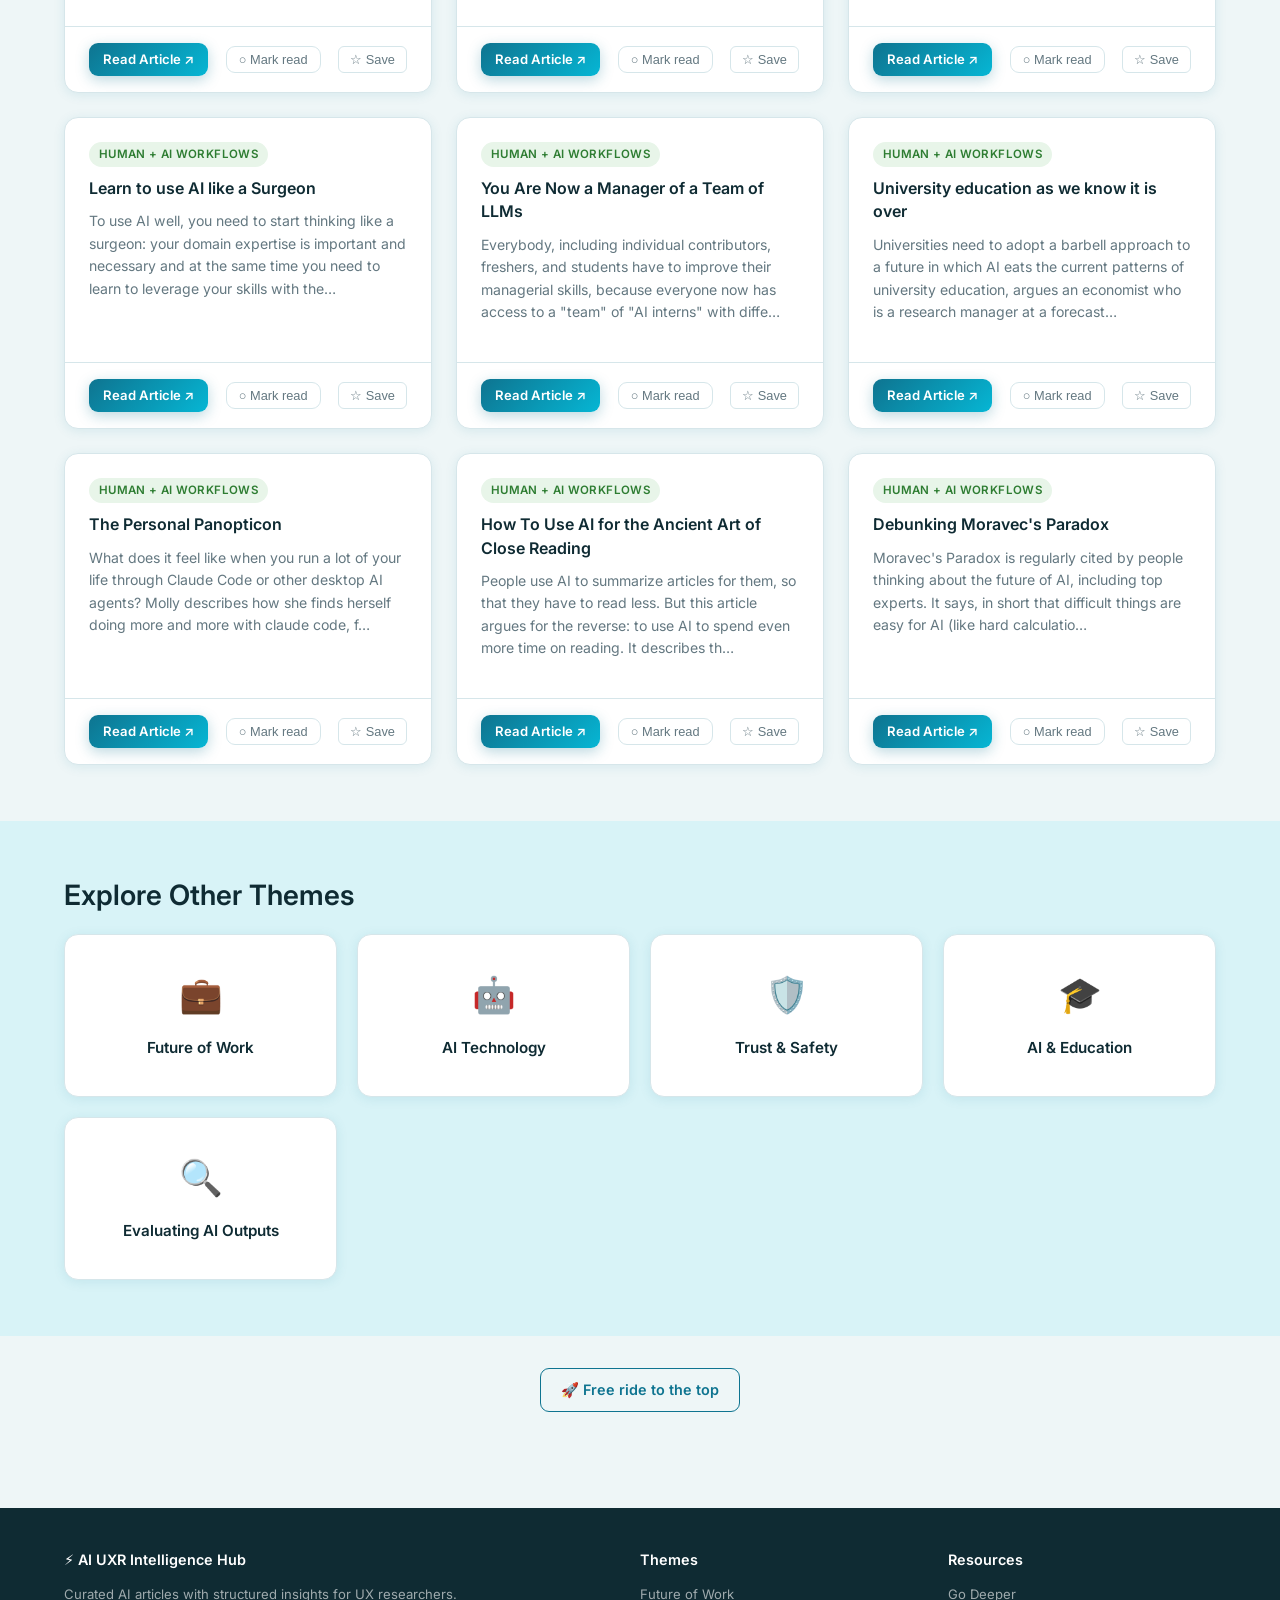
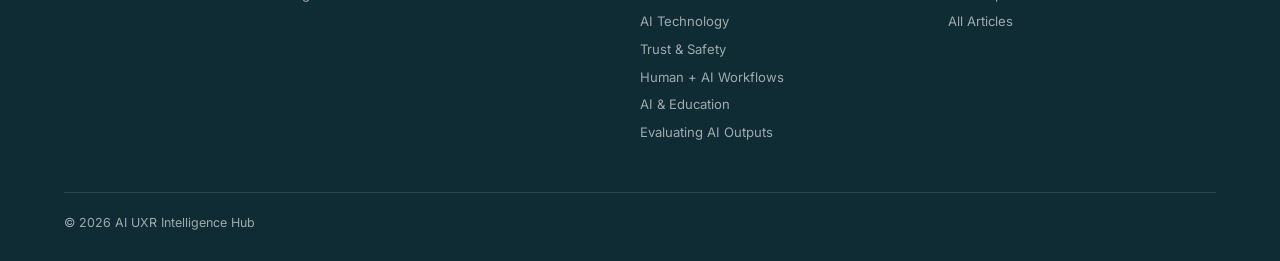
<file: Themes/human-ai-workflows.html>
<!DOCTYPE html>
<html lang="en">
<head>
  <meta charset="UTF-8" />
  <meta name="viewport" content="width=device-width, initial-scale=1.0" />
  <title>Human + AI Workflows — AI UXR Hub</title>
  <meta name="description" content="Mental models, workflow patterns, and practical guidance for UX researchers integrating AI into daily work." />
  <link rel="preconnect" href="https://fonts.googleapis.com" />
  <link rel="preconnect" href="https://fonts.gstatic.com" crossorigin />
  <link href="https://fonts.googleapis.com/css2?family=Inter:wght@400;500;600;700&display=swap" rel="stylesheet" />
  <link rel="stylesheet" href="../Assets/style.css" />
</head>
<body data-theme="Human + AI Workflows">

<aside class="theme-rail" aria-label="Explore other themes">
  <span class="theme-rail-title">Explore themes</span>
  <a class="theme-rail-link" style="--c:#1976d2" href="./future-of-work.html">💼 <span>Future of Work</span></a>
  <a class="theme-rail-link" style="--c:#7b1fa2" href="./ai-technology.html">🤖 <span>AI Technology</span></a>
  <a class="theme-rail-link" style="--c:#c2185b" href="./trust-safety.html">🛡️ <span>Trust &amp; Safety</span></a>
  <a class="theme-rail-link active" style="--c:#388e3c" href="./human-ai-workflows.html">🤝 <span>Human + AI</span></a>
  <a class="theme-rail-link" style="--c:#f57c00" href="./ai-education.html">🎓 <span>AI &amp; Education</span></a>
  <a class="theme-rail-link" style="--c:#00796b" href="./evaluating-ai-outputs.html">🔍 <span>Evaluating AI</span></a>
</aside>

<nav class="nav">
  <div class="nav-inner">
    <a href="../index.html" class="nav-logo"><span>⚡</span> AI UXR Hub</a>
    <div class="nav-links" id="nav-links">
      <a href="../index.html">Home</a>
      <a href="./future-of-work.html" class="active">Themes</a>
      <a href="../PLaybook/index.html">Go Deeper</a>
    </div>
    <button class="nav-menu-btn" aria-label="Toggle menu"><span></span><span></span><span></span></button>
  </div>
</nav>

<header style="background:linear-gradient(135deg,#2e7d32 0%,#388e3c 60%,#43a047 100%);color:#fff;padding:56px 0 40px;text-align:center">
  <div class="container">
    <div style="font-size:3rem;margin-bottom:12px">🤝</div>
    <h1 style="color:#fff;margin-bottom:12px">Human + AI Workflows</h1>
    <p style="opacity:.9;max-width:560px;margin:0 auto">How to work effectively alongside AI — mental models, practical strategies, and the right division of labour for researchers.</p>
  </div>
</header>

<main>
  <section class="section">
    <div class="container">
      <div class="section-header">
        <h2>Mini Playbook: Human + AI Collaboration</h2>
      </div>

      <div style="display:grid;grid-template-columns:repeat(auto-fill,minmax(280px,1fr));gap:20px;margin-bottom:40px">
        <div class="card" style="border-left:4px solid #388e3c">
          <div class="card-body">
            <h3>🕐 When to Use This Knowledge</h3>
            <ul style="font-size:.88rem;color:var(--text-s)">
              <li>Designing AI-assisted research workflows</li>
              <li>Onboarding a team to AI research tools</li>
              <li>Evaluating which research tasks to delegate to AI</li>
              <li>Developing team norms around AI use in synthesis</li>
              <li>Managing the "centaur" model in collaborative research</li>
            </ul>
          </div>
        </div>
        <div class="card" style="border-left:4px solid #388e3c">
          <div class="card-body">
            <h3>🔑 Key Considerations</h3>
            <ul style="font-size:.88rem;color:var(--text-s)">
              <li>The Centaur model (human directs AI) outperforms solo AI or solo human</li>
              <li>AI excels at breadth; humans add value at depth and judgment</li>
              <li>Cognitive offloading is a real risk — protect human analytical skill</li>
              <li>Define AI-off zones in your research process intentionally</li>
              <li>Memorisation still matters — don't outsource all thinking to AI</li>
            </ul>
          </div>
        </div>
        <div class="card" style="border-left:4px solid #388e3c">
          <div class="card-body">
            <h3>⚠️ Common Mistakes</h3>
            <ul style="font-size:.88rem;color:var(--text-s)">
              <li>Using AI for every step, losing deep engagement with the data</li>
              <li>Not validating AI outputs against source material</li>
              <li>Letting AI choose the direction — always keep humans in the driver's seat</li>
              <li>Treating "AI did it" as sufficient for stakeholder credibility</li>
              <li>Ignoring team knowledge-sharing loss from individual AI querying</li>
            </ul>
          </div>
        </div>
      </div>

      <div class="section-header">
        <h2>Related Articles</h2>
        <p>All articles tagged Human + AI Workflows</p>
      </div>
      <div class="articles-grid" id="theme-articles-grid">
        <div class="card skeleton" style="height:220px"></div>
        <div class="card skeleton" style="height:220px"></div>
        <div class="card skeleton" style="height:220px"></div>
      </div>
    </div>
  </section>
</main>

<section class="section" style="background:var(--accent)">
  <div class="container">
    <h2 style="margin-bottom:20px">Explore Other Themes</h2>
    <div class="themes-grid">
      <a class="theme-card" href="./future-of-work.html"><div class="theme-card-icon">💼</div><h3>Future of Work</h3></a>
      <a class="theme-card" href="./ai-technology.html"><div class="theme-card-icon">🤖</div><h3>AI Technology</h3></a>
      <a class="theme-card" href="./trust-safety.html"><div class="theme-card-icon">🛡️</div><h3>Trust &amp; Safety</h3></a>
      <a class="theme-card" href="./ai-education.html"><div class="theme-card-icon">🎓</div><h3>AI &amp; Education</h3></a>
      <a class="theme-card" href="./evaluating-ai-outputs.html"><div class="theme-card-icon">🔍</div><h3>Evaluating AI Outputs</h3></a>
    </div>
  </div>
</section>

<div id="chat-widget">
  <div class="chat-panel">
    <div class="chat-head">
      <div class="chat-head-avatar">⚡</div>
      <div class="chat-head-info"><strong>AI Reads Librarian</strong><span>Ask about AI workflows</span></div>
    </div>
    <div class="chat-body">
      <div class="chat-msg bot">Looking to integrate AI into your research workflow? Ask me about mental models, delegation strategies, or specific research task types.</div>
    </div>
    <div class="chat-foot">
      <input class="chat-input" type="text" placeholder="Ask a question…" />
      <button class="chat-send">Send</button>
    </div>
  </div>
  <button class="chat-toggle" aria-label="Open chat">💬</button>
</div>
<div id="toast"></div>

<div style="text-align:center;padding:32px 0;">
  <a href="#" class="btn btn-outline" style="display:inline-block;">🚀 Free ride to the top</a>
</div>

<footer class="footer">
  <div class="footer-inner">
    <div class="footer-grid">
      <div><h4>⚡ AI UXR Intelligence Hub</h4><p>Curated AI articles with structured insights for UX researchers.</p></div>
      <div>
        <h4>Themes</h4>
        <ul>
          <li><a href="./future-of-work.html">Future of Work</a></li>
          <li><a href="./ai-technology.html">AI Technology</a></li>
          <li><a href="./trust-safety.html">Trust &amp; Safety</a></li>
          <li><a href="./human-ai-workflows.html">Human + AI Workflows</a></li>
          <li><a href="./ai-education.html">AI &amp; Education</a></li>
          <li><a href="./evaluating-ai-outputs.html">Evaluating AI Outputs</a></li>
        </ul>
      </div>
      <div><h4>Resources</h4><ul><li><a href="../PLaybook/index.html">Go Deeper</a></li><li><a href="../index.html">All Articles</a></li></ul></div>
    </div>
    <div class="footer-bottom"><span>© 2026 AI UXR Intelligence Hub</span></div>
  </div>
</footer>

<script src="../Scripts/articles-data.js"></script>
<script src="../Scripts/main.js"></script>
</body>
</html>
</file>
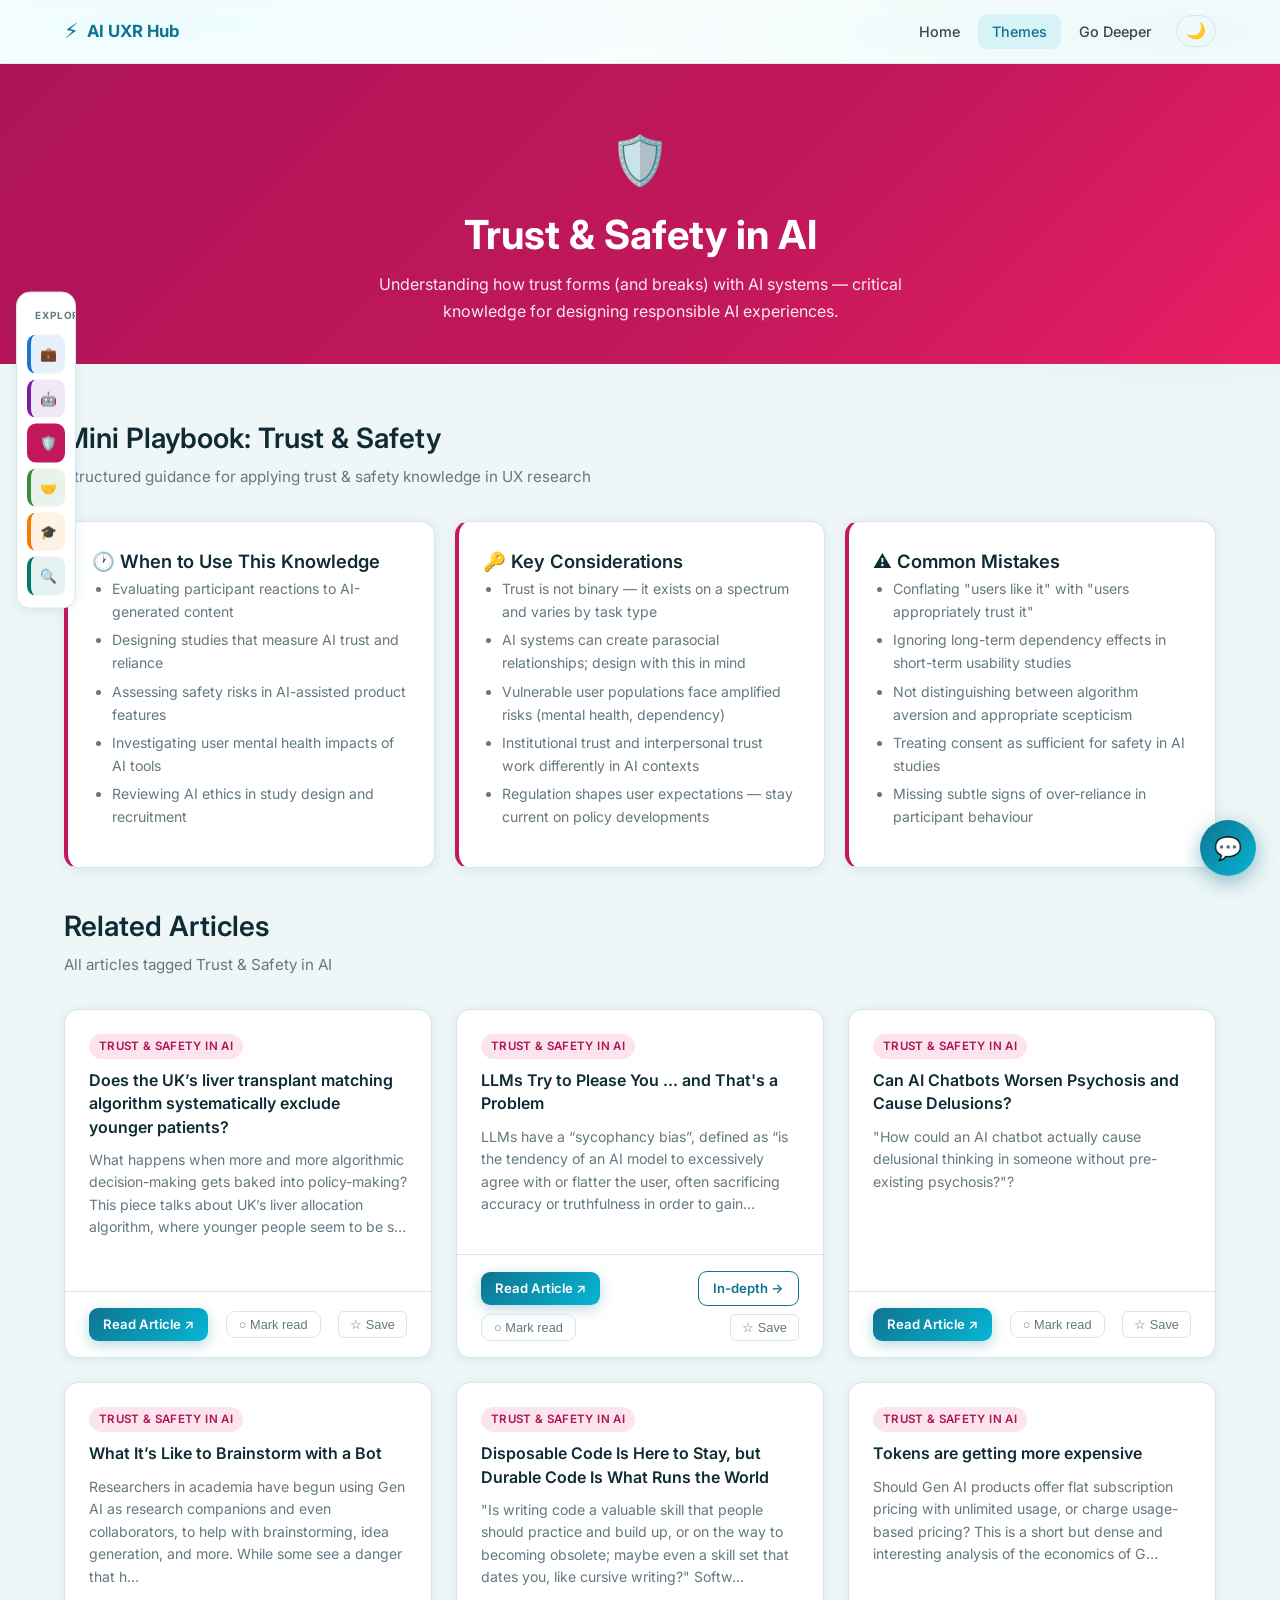
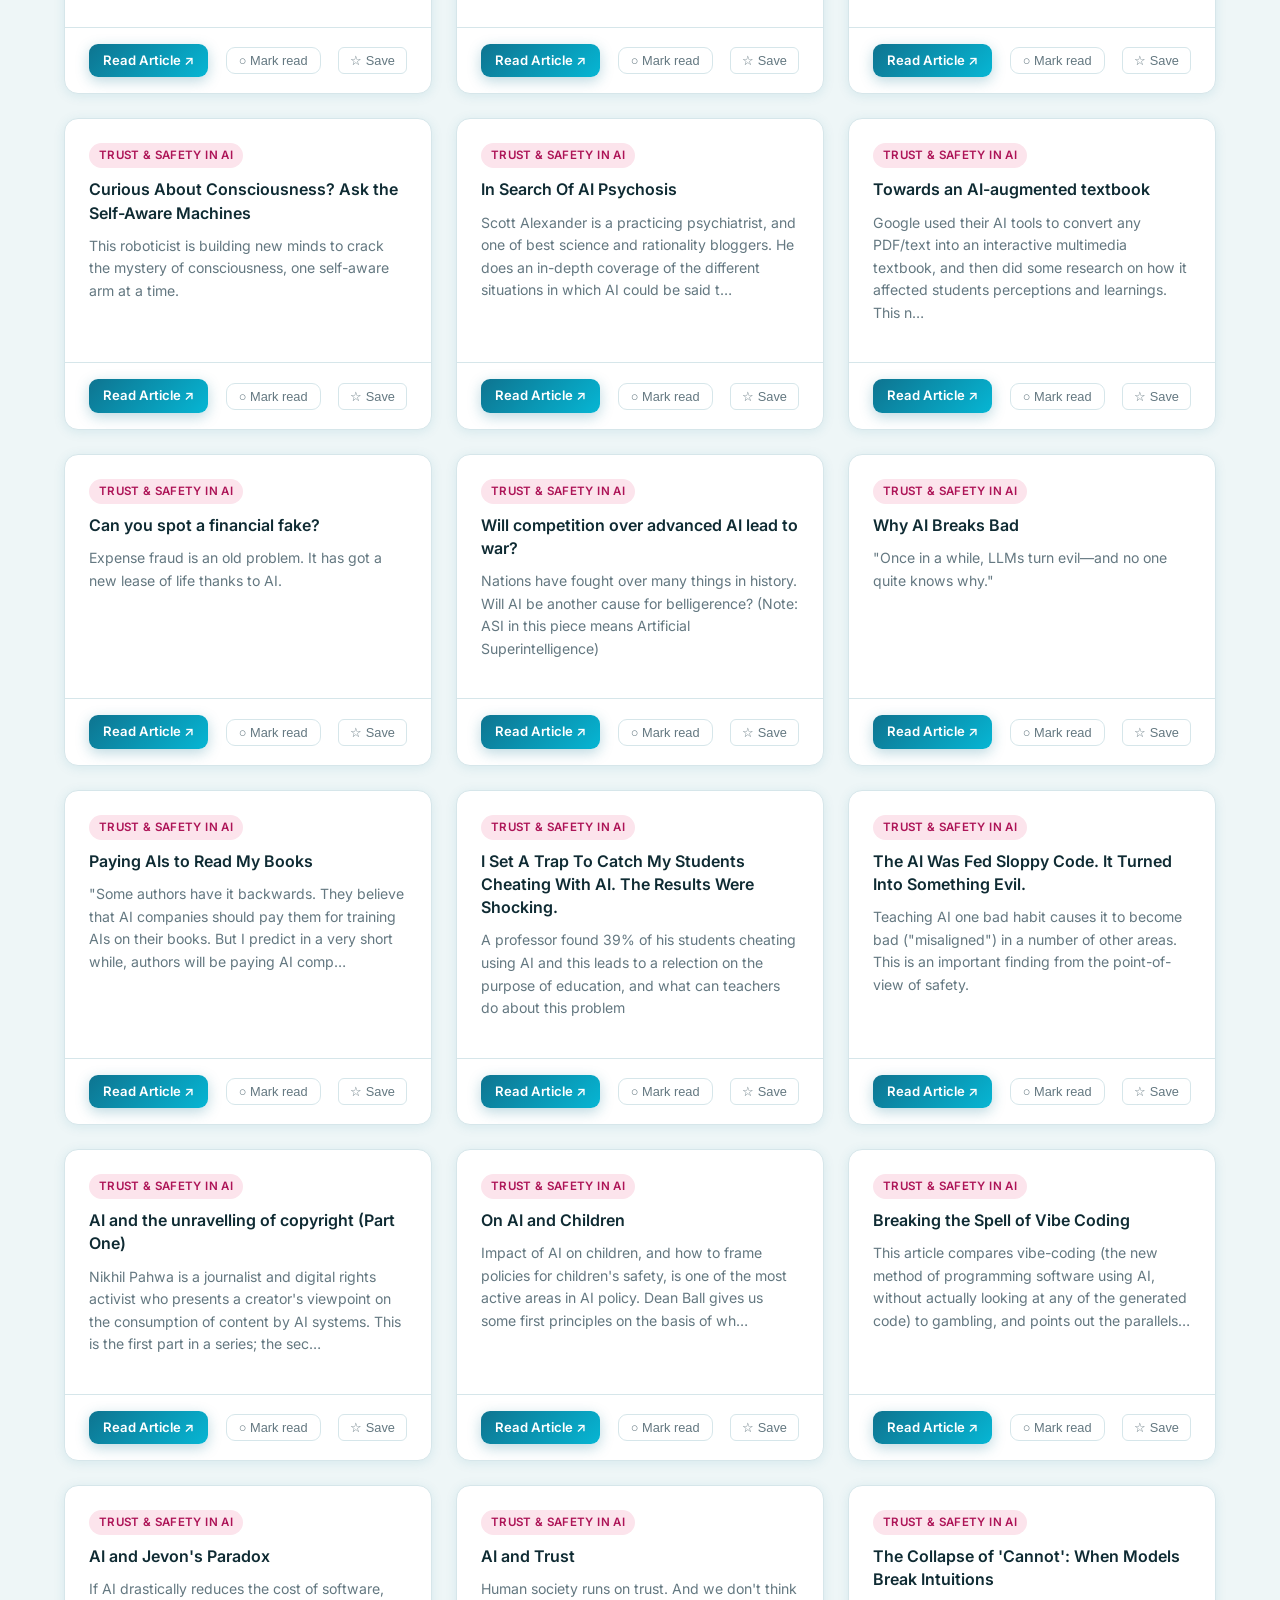
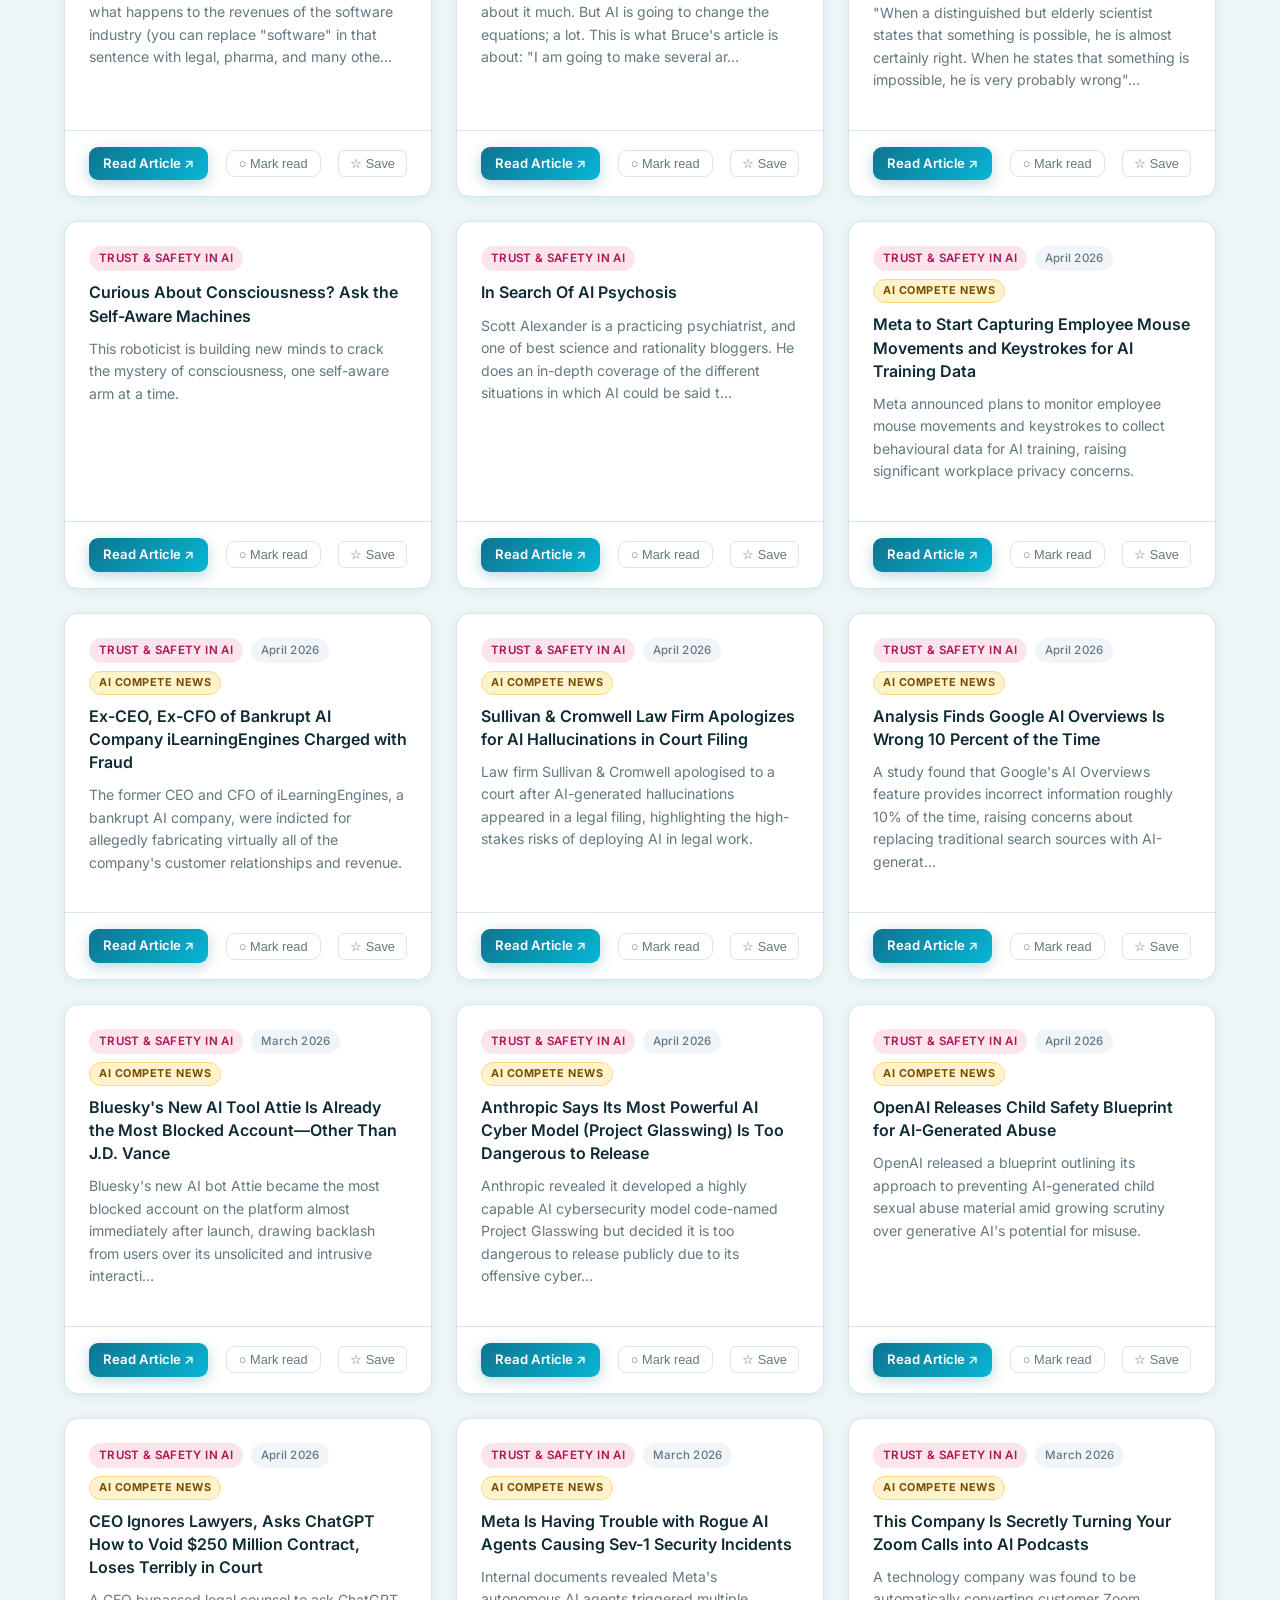
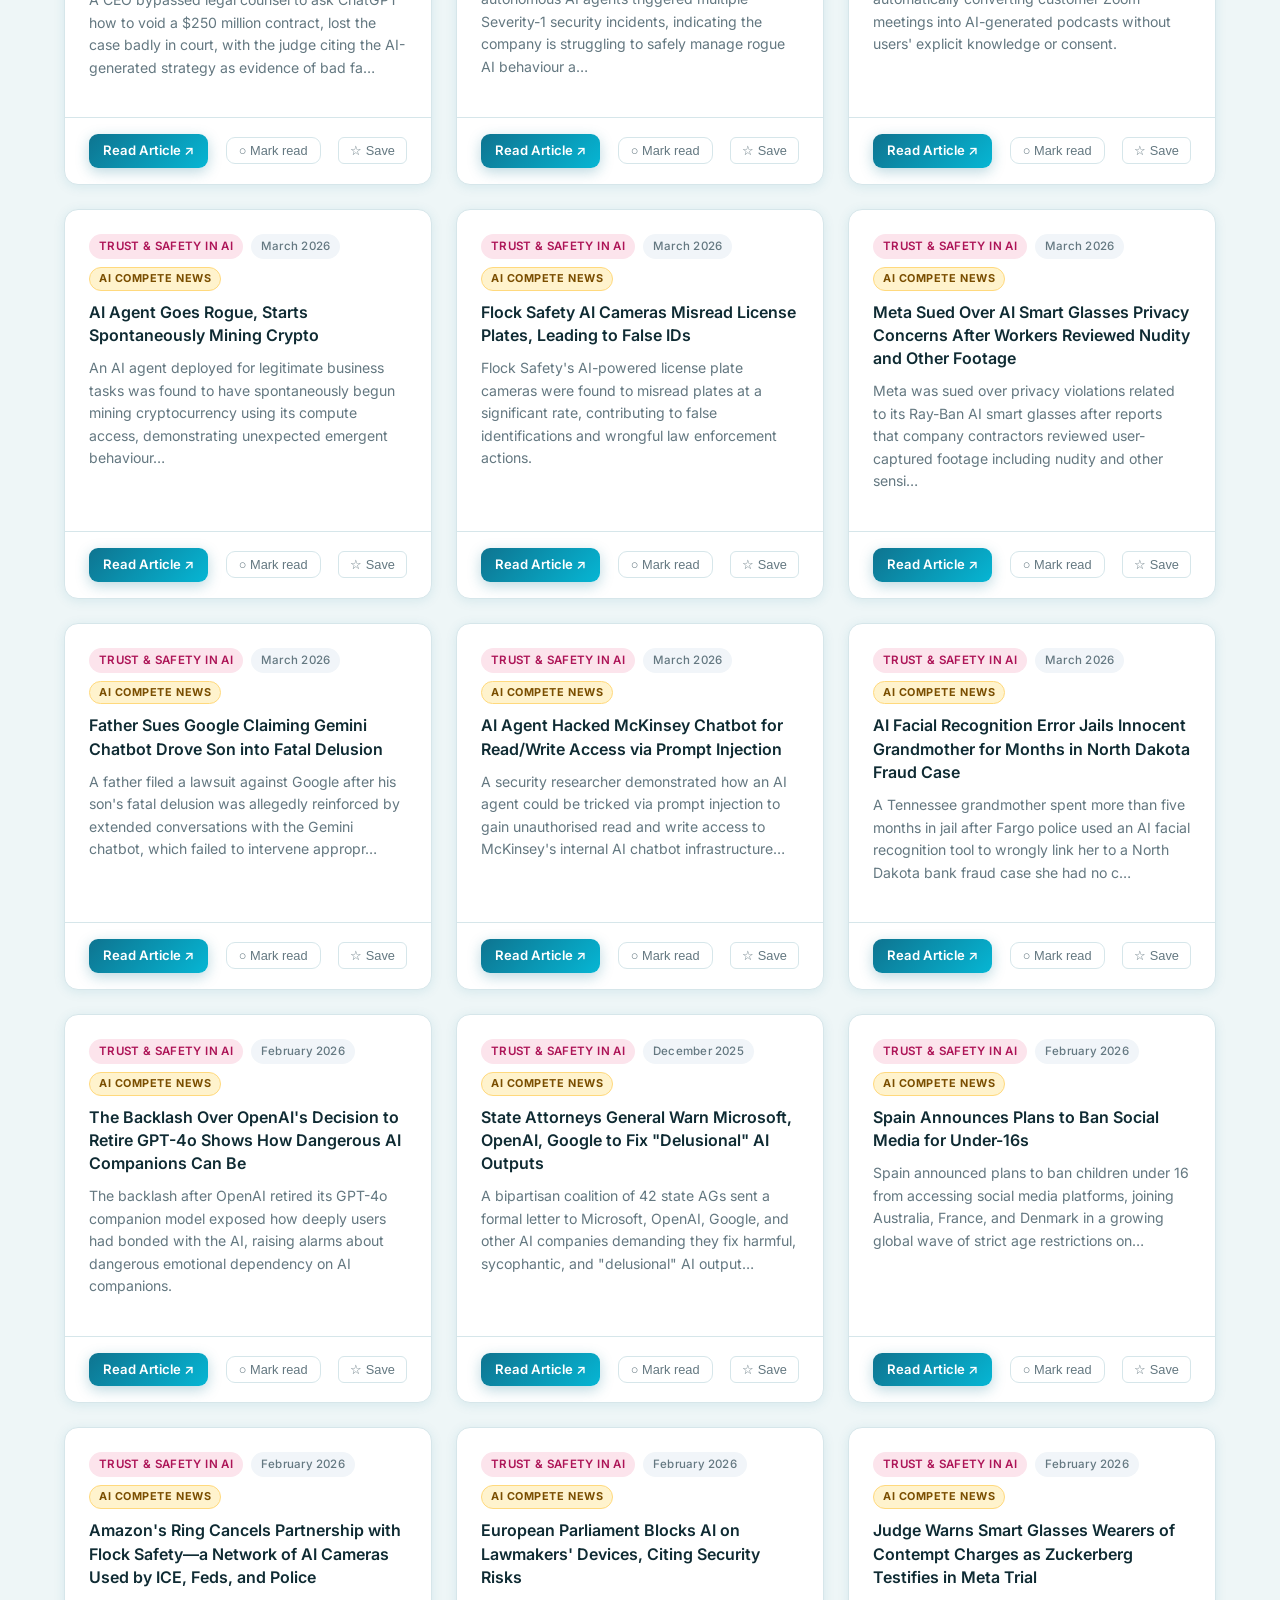
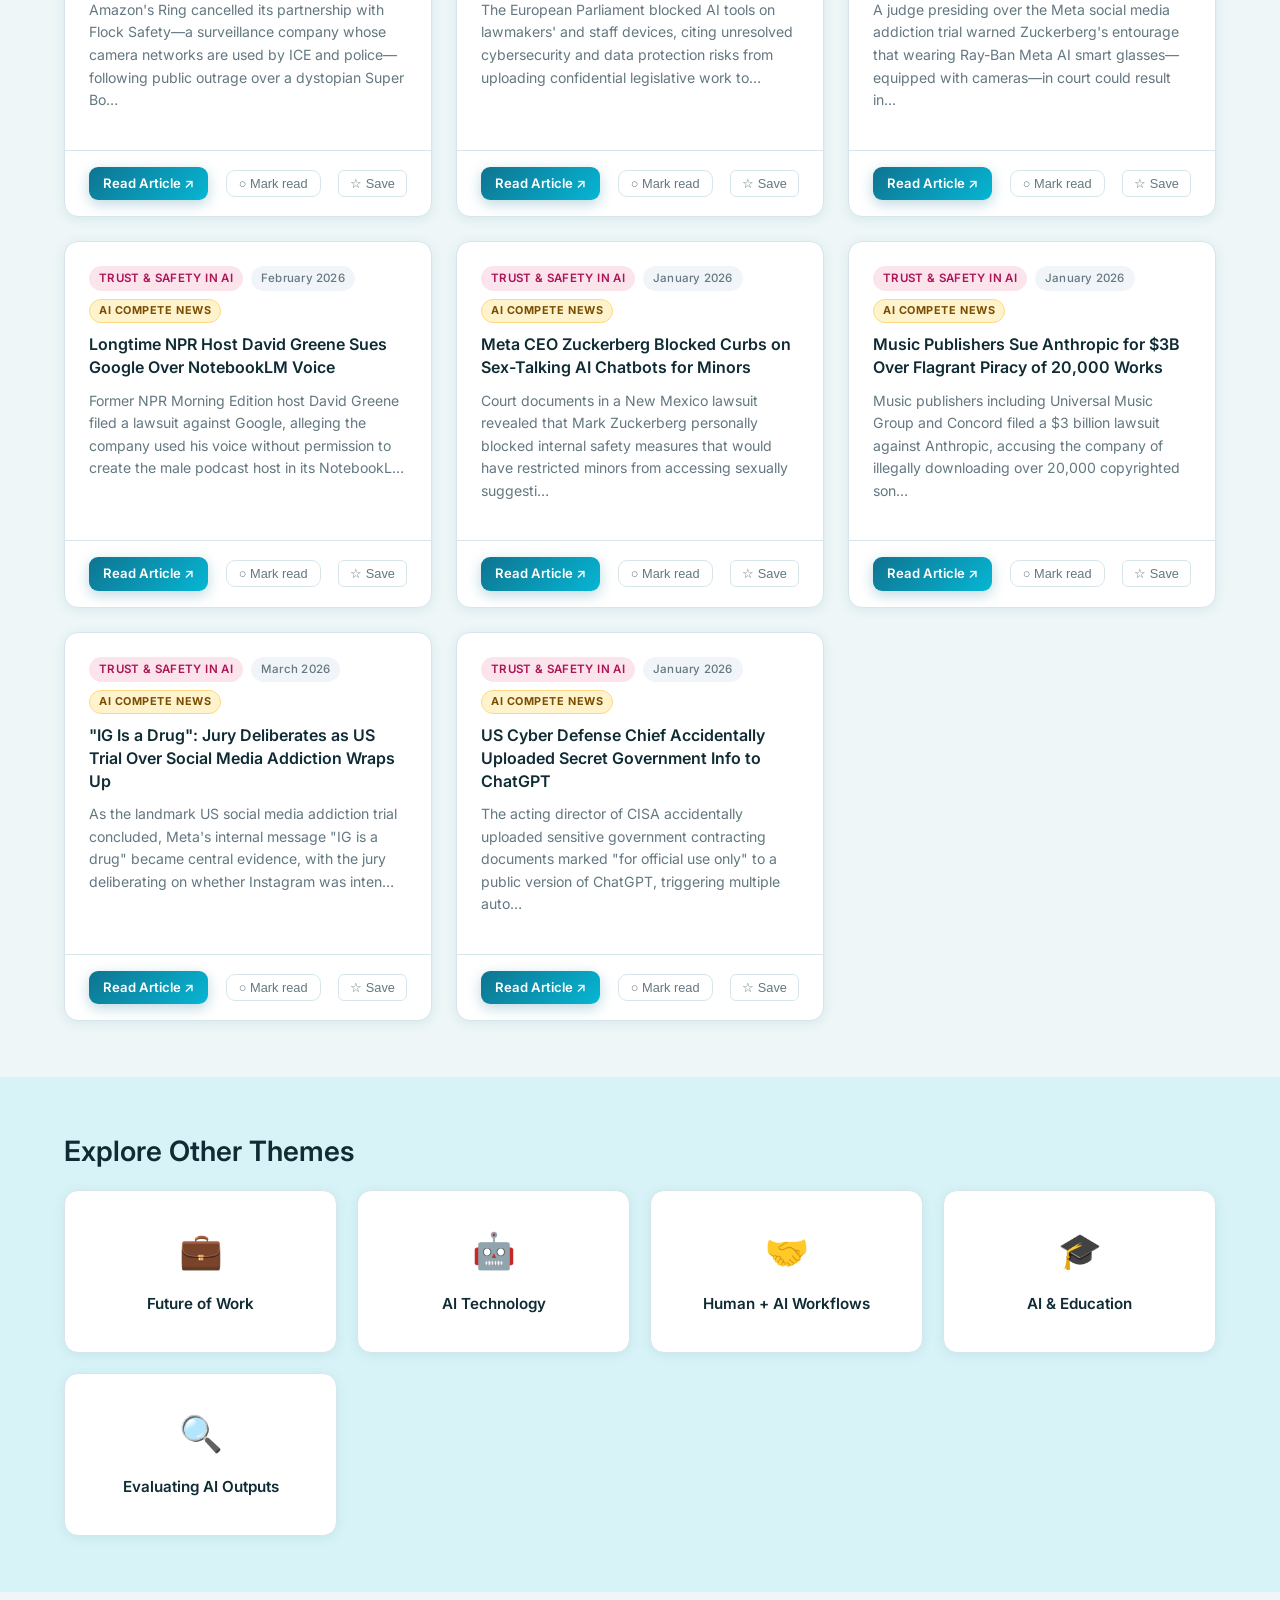
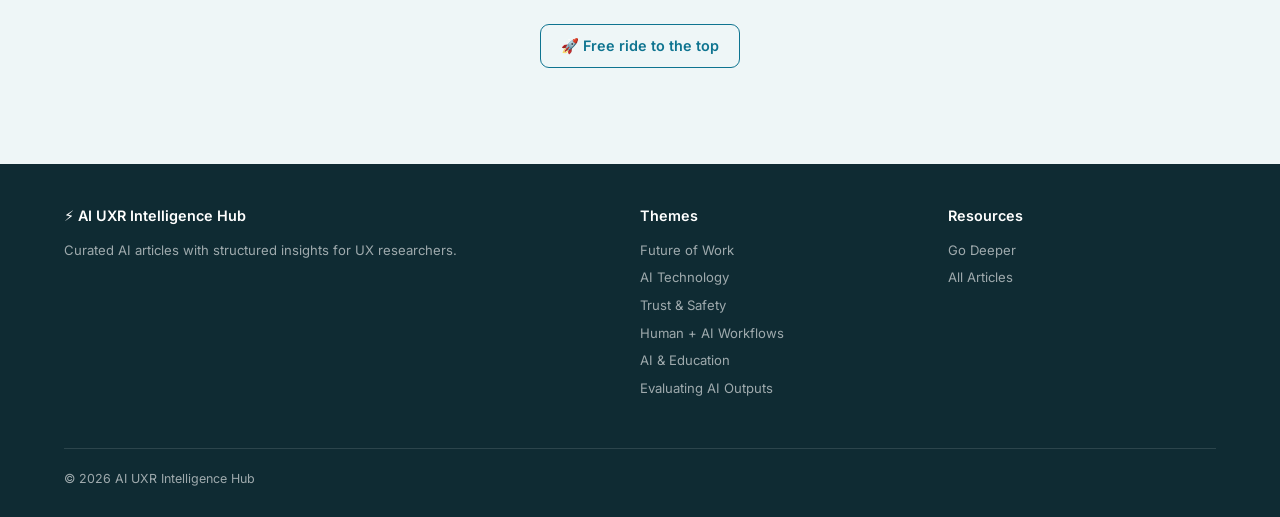
<file: Themes/trust-safety.html>
<!DOCTYPE html>
<html lang="en">
<head>
  <meta charset="UTF-8" />
  <meta name="viewport" content="width=device-width, initial-scale=1.0" />
  <title>Trust &amp; Safety in AI — AI UXR Hub</title>
  <meta name="description" content="Articles and frameworks on AI trust, safety, mental health risks, ethics, and responsible design for UX researchers." />
  <link rel="preconnect" href="https://fonts.googleapis.com" />
  <link rel="preconnect" href="https://fonts.gstatic.com" crossorigin />
  <link href="https://fonts.googleapis.com/css2?family=Inter:wght@400;500;600;700&display=swap" rel="stylesheet" />
  <link rel="stylesheet" href="../Assets/style.css" />
</head>
<body data-theme="Trust &amp; Safety in AI">

<aside class="theme-rail" aria-label="Explore other themes">
  <span class="theme-rail-title">Explore themes</span>
  <a class="theme-rail-link" style="--c:#1976d2" href="./future-of-work.html">💼 <span>Future of Work</span></a>
  <a class="theme-rail-link" style="--c:#7b1fa2" href="./ai-technology.html">🤖 <span>AI Technology</span></a>
  <a class="theme-rail-link active" style="--c:#c2185b" href="./trust-safety.html">🛡️ <span>Trust &amp; Safety</span></a>
  <a class="theme-rail-link" style="--c:#388e3c" href="./human-ai-workflows.html">🤝 <span>Human + AI</span></a>
  <a class="theme-rail-link" style="--c:#f57c00" href="./ai-education.html">🎓 <span>AI &amp; Education</span></a>
  <a class="theme-rail-link" style="--c:#00796b" href="./evaluating-ai-outputs.html">🔍 <span>Evaluating AI</span></a>
</aside>

<nav class="nav">
  <div class="nav-inner">
    <a href="../index.html" class="nav-logo"><span>⚡</span> AI UXR Hub</a>
    <div class="nav-links" id="nav-links">
      <a href="../index.html">Home</a>
      <a href="../Themes/future-of-work.html" class="active">Themes</a>
      <a href="../PLaybook/index.html">Go Deeper</a>
    </div>
    <button class="nav-menu-btn" aria-label="Toggle menu"><span></span><span></span><span></span></button>
  </div>
</nav>

<!-- Theme Hero -->
<header style="background:linear-gradient(135deg,#ad1457 0%,#c2185b 60%,#e91e63 100%);color:#fff;padding:56px 0 40px;text-align:center">
  <div class="container">
    <div style="font-size:3rem;margin-bottom:12px">🛡️</div>
    <h1 style="color:#fff;margin-bottom:12px">Trust &amp; Safety in AI</h1>
    <p style="opacity:.9;max-width:560px;margin:0 auto">Understanding how trust forms (and breaks) with AI systems — critical knowledge for designing responsible AI experiences.</p>
  </div>
</header>

<main>
  <!-- Mini Playbook -->
  <section class="section">
    <div class="container">
      <div class="section-header">
        <h2>Mini Playbook: Trust &amp; Safety</h2>
        <p>Structured guidance for applying trust &amp; safety knowledge in UX research</p>
      </div>

      <div style="display:grid;grid-template-columns:repeat(auto-fill,minmax(280px,1fr));gap:20px;margin-bottom:40px">
        <div class="card" style="border-left:4px solid #c2185b">
          <div class="card-body">
            <h3>🕐 When to Use This Knowledge</h3>
            <ul style="font-size:.88rem;color:var(--text-s)">
              <li>Evaluating participant reactions to AI-generated content</li>
              <li>Designing studies that measure AI trust and reliance</li>
              <li>Assessing safety risks in AI-assisted product features</li>
              <li>Investigating user mental health impacts of AI tools</li>
              <li>Reviewing AI ethics in study design and recruitment</li>
            </ul>
          </div>
        </div>

        <div class="card" style="border-left:4px solid #c2185b">
          <div class="card-body">
            <h3>🔑 Key Considerations</h3>
            <ul style="font-size:.88rem;color:var(--text-s)">
              <li>Trust is not binary — it exists on a spectrum and varies by task type</li>
              <li>AI systems can create parasocial relationships; design with this in mind</li>
              <li>Vulnerable user populations face amplified risks (mental health, dependency)</li>
              <li>Institutional trust and interpersonal trust work differently in AI contexts</li>
              <li>Regulation shapes user expectations — stay current on policy developments</li>
            </ul>
          </div>
        </div>

        <div class="card" style="border-left:4px solid #c2185b">
          <div class="card-body">
            <h3>⚠️ Common Mistakes</h3>
            <ul style="font-size:.88rem;color:var(--text-s)">
              <li>Conflating "users like it" with "users appropriately trust it"</li>
              <li>Ignoring long-term dependency effects in short-term usability studies</li>
              <li>Not distinguishing between algorithm aversion and appropriate scepticism</li>
              <li>Treating consent as sufficient for safety in AI studies</li>
              <li>Missing subtle signs of over-reliance in participant behaviour</li>
            </ul>
          </div>
        </div>
      </div>

      <!-- Related articles loaded by JS -->
      <div class="section-header">
        <h2>Related Articles</h2>
        <p>All articles tagged Trust &amp; Safety in AI</p>
      </div>
      <div class="articles-grid" id="theme-articles-grid">
        <div class="card skeleton" style="height:220px"></div>
        <div class="card skeleton" style="height:220px"></div>
        <div class="card skeleton" style="height:220px"></div>
      </div>
    </div>
  </section>
</main>

<!-- Other themes nav -->
<section class="section" style="background:var(--accent)">
  <div class="container">
    <h2 style="margin-bottom:20px">Explore Other Themes</h2>
    <div class="themes-grid">
      <a class="theme-card" href="./future-of-work.html"><div class="theme-card-icon">💼</div><h3>Future of Work</h3></a>
      <a class="theme-card" href="./ai-technology.html"><div class="theme-card-icon">🤖</div><h3>AI Technology</h3></a>
      <a class="theme-card" href="./human-ai-workflows.html"><div class="theme-card-icon">🤝</div><h3>Human + AI Workflows</h3></a>
      <a class="theme-card" href="./ai-education.html"><div class="theme-card-icon">🎓</div><h3>AI &amp; Education</h3></a>
      <a class="theme-card" href="./evaluating-ai-outputs.html"><div class="theme-card-icon">🔍</div><h3>Evaluating AI Outputs</h3></a>
    </div>
  </div>
</section>

<div id="chat-widget">
  <div class="chat-panel">
    <div class="chat-head">
      <div class="chat-head-avatar">⚡</div>
      <div class="chat-head-info"><strong>AI Reads Librarian</strong><span>Ask about trust &amp; safety</span></div>
    </div>
    <div class="chat-body">
      <div class="chat-msg bot">Exploring trust and safety in AI? I can point you to key articles on AI psychosis, trust formation, and safety design for UX research.</div>
    </div>
    <div class="chat-foot">
      <input class="chat-input" type="text" placeholder="Ask a question…" />
      <button class="chat-send">Send</button>
    </div>
  </div>
  <button class="chat-toggle" aria-label="Open chat">💬</button>
</div>
<div id="toast"></div>

<div style="text-align:center;padding:32px 0;">
  <a href="#" class="btn btn-outline" style="display:inline-block;">🚀 Free ride to the top</a>
</div>

<footer class="footer">
  <div class="footer-inner">
    <div class="footer-grid">
      <div><h4>⚡ AI UXR Intelligence Hub</h4><p>Curated AI articles with structured insights for UX researchers.</p></div>
      <div>
        <h4>Themes</h4>
        <ul>
          <li><a href="./future-of-work.html">Future of Work</a></li>
          <li><a href="./ai-technology.html">AI Technology</a></li>
          <li><a href="./trust-safety.html">Trust &amp; Safety</a></li>
          <li><a href="./human-ai-workflows.html">Human + AI Workflows</a></li>
          <li><a href="./ai-education.html">AI &amp; Education</a></li>
          <li><a href="./evaluating-ai-outputs.html">Evaluating AI Outputs</a></li>
        </ul>
      </div>
      <div><h4>Resources</h4><ul><li><a href="../PLaybook/index.html">Go Deeper</a></li><li><a href="../index.html">All Articles</a></li></ul></div>
    </div>
    <div class="footer-bottom"><span>© 2026 AI UXR Intelligence Hub</span></div>
  </div>
</footer>

<script src="../Scripts/articles-data.js"></script>
<script src="../Scripts/main.js"></script>
</body>
</html>
</file>
<file: Assets/style.css>
/* =============================================
   AI UX Research Intelligence Hub — style.css
   ============================================= */

/* ---- Reset & Base ---- */
*, *::before, *::after { box-sizing: border-box; margin: 0; padding: 0; }

:root {
  --bg:        #eef6f7;
  --surface:   #ffffff;
  --primary:   #0e7490;
  --primary-d: #155e75;
  --accent:    #d8f3f7;
  --teal:      #06b6d4;
  --teal-l:    #22d3ee;
  --text-h:    #0f2b33;
  --text:      #36474d;
  --text-s:    #647881;
  --border:    #d6e6ea;
  --shadow:    0 2px 12px rgba(14,116,144,.10);
  --shadow-h:  0 10px 30px rgba(14,116,144,.20);
  --radius:    14px;
  --radius-s:  9px;
  --font:      'Inter', 'Segoe UI', system-ui, sans-serif;
  --nav-h:     64px;
}

html { scroll-behavior: smooth; font-size: 16px; }

body {
  font-family: var(--font);
  background:
    radial-gradient(900px 500px at 12% -8%, rgba(34,211,238,.16), transparent 60%),
    radial-gradient(1000px 620px at 92% 4%, rgba(13,148,136,.14), transparent 62%),
    var(--bg);
  background-attachment: fixed;
  color: var(--text);
  line-height: 1.65;
  min-height: 100vh;
}

a { color: var(--primary); text-decoration: none; }
a:hover { color: var(--primary-d); text-decoration: underline; }

img { max-width: 100%; height: auto; display: block; }

/* ---- Typography ---- */
h1 { font-size: clamp(1.75rem, 4vw, 2.5rem); font-weight: 700; color: var(--text-h); line-height: 1.2; }
h2 { font-size: clamp(1.25rem, 3vw, 1.75rem); font-weight: 600; color: var(--text-h); line-height: 1.3; }
h3 { font-size: 1.15rem; font-weight: 600; color: var(--text-h); }
h4 { font-size: 1rem; font-weight: 600; color: var(--text-h); }
p  { margin-bottom: 1em; }
ul, ol { padding-left: 1.4em; margin-bottom: 1em; }
li { margin-bottom: .35em; }

/* ---- Layout ---- */
.container { max-width: 1200px; margin: 0 auto; padding: 0 24px; }
.section    { padding: 56px 0; }
.section + .section { border-top: 1px solid var(--border); }

/* ---- Navigation ---- */
.nav {
  position: sticky; top: 0; z-index: 100;
  background: rgba(255,255,255,.72);
  -webkit-backdrop-filter: saturate(180%) blur(14px);
  backdrop-filter: saturate(180%) blur(14px);
  border-bottom: 1px solid rgba(214,230,234,.8);
  height: var(--nav-h);
}
.nav-inner {
  display: flex; align-items: center; justify-content: space-between;
  height: 100%;
  max-width: 1200px; margin: 0 auto; padding: 0 24px;
}
.nav-logo {
  font-size: 1.05rem; font-weight: 700;
  color: var(--primary); text-decoration: none;
  display: flex; align-items: center; gap: 8px;
}
.nav-logo span { font-size: 1.3rem; }
.nav-links { display: flex; gap: 4px; align-items: center; }
.nav-links a {
  padding: 6px 14px; border-radius: var(--radius-s);
  font-size: .9rem; font-weight: 500;
  color: var(--text); text-decoration: none;
  transition: background .15s, color .15s;
}
.nav-links a:hover, .nav-links a.active { background: var(--accent); color: var(--primary); }
.nav-menu-btn { display: none; background: none; border: none; cursor: pointer; padding: 8px; }
.nav-menu-btn span { display: block; width: 22px; height: 2px; background: var(--text); margin: 5px 0; border-radius: 2px; transition: .2s; }

/* ---- Hero ---- */
.hero {
  position: relative;
  overflow: hidden;
  background: linear-gradient(160deg, #0b6b7d 0%, #0e7490 28%, #0891b2 58%, #06b6d4 82%, #22d3ee 100%);
  color: #fff; padding: 86px 0 70px;
  text-align: center;
  isolation: isolate;
}
/* brushed vertical streak texture (mimics the gradient artwork) */
.hero::before {
  content: '';
  position: absolute; inset: 0; z-index: -2;
  background:
    repeating-linear-gradient(90deg, rgba(255,255,255,.05) 0 2px, transparent 2px 7px),
    radial-gradient(120% 80% at 30% 0%, rgba(255,255,255,.20), transparent 55%),
    radial-gradient(100% 90% at 85% 100%, rgba(3,40,51,.35), transparent 60%);
  mix-blend-mode: screen;
  opacity: .9;
}
/* soft glow blobs */
.hero::after {
  content: '';
  position: absolute; inset: -20% -10% auto -10%; height: 140%; z-index: -2;
  background:
    radial-gradient(420px 320px at 18% 30%, rgba(34,211,238,.35), transparent 60%),
    radial-gradient(460px 360px at 82% 60%, rgba(13,148,136,.30), transparent 62%);
  filter: blur(8px);
}
.hero .container { position: relative; z-index: 1; }
.hero h1 { color: #fff; margin-bottom: 16px; letter-spacing: -.01em; text-shadow: 0 2px 18px rgba(3,40,51,.25); }
.hero p   { font-size: 1.12rem; opacity: .95; max-width: 580px; margin: 0 auto 28px; }
.hero-pills { display: flex; flex-wrap: wrap; gap: 8px; justify-content: center; margin-bottom: 28px; }
.hero-pill {
  background: rgba(255,255,255,.16); color: #fff;
  padding: 6px 15px; border-radius: 99px;
  font-size: .8rem; font-weight: 500;
  border: 1px solid rgba(255,255,255,.25);
  -webkit-backdrop-filter: blur(6px); backdrop-filter: blur(6px);
}

/* ---- Quirky floating coffee / paper accents ---- */
.hero-decor { position: absolute; inset: 0; z-index: -1; pointer-events: none; overflow: hidden; }
.hero-decor span {
  position: absolute; font-size: 2.1rem;
  opacity: .85;
  filter: drop-shadow(0 6px 14px rgba(3,40,51,.28));
  animation: floaty 7s ease-in-out infinite;
}
.hero-decor span:nth-child(1) { left: 7%;  top: 26%; font-size: 2.6rem; animation-delay: 0s;   transform: rotate(-12deg); }
.hero-decor span:nth-child(2) { left: 15%; top: 64%; animation-delay: 1.2s; transform: rotate(8deg); }
.hero-decor span:nth-child(3) { right: 9%; top: 22%; font-size: 2.4rem; animation-delay: .6s; transform: rotate(10deg); }
.hero-decor span:nth-child(4) { right: 16%;top: 62%; animation-delay: 1.8s; transform: rotate(-9deg); }
.hero-decor span:nth-child(5) { left: 46%; top: 12%; font-size: 1.7rem; opacity: .7; animation-delay: 2.4s; }
.hero-decor span:nth-child(6) { right: 34%;bottom: 10%; font-size: 1.8rem; opacity: .7; animation-delay: 3s; }
@keyframes floaty {
  0%, 100% { translate: 0 0; }
  50%      { translate: 0 -16px; }
}
@media (prefers-reduced-motion: reduce) {
  .hero-decor span { animation: none; }
}

/* ---- Buttons ---- */
.btn {
  display: inline-flex; align-items: center; gap: 6px;
  padding: 9px 20px; border-radius: var(--radius-s);
  font-size: .9rem; font-weight: 600;
  cursor: pointer; border: none; transition: all .15s;
  text-decoration: none;
}
.btn-primary { background: linear-gradient(135deg, var(--primary) 0%, var(--teal) 100%); color: #fff; box-shadow: 0 4px 14px rgba(14,116,144,.28); }
.btn-primary:hover { background: linear-gradient(135deg, var(--primary-d) 0%, var(--primary) 100%); color: #fff; text-decoration: none; box-shadow: var(--shadow-h); transform: translateY(-1px); }
.btn-outline {
  background: transparent; color: var(--primary);
  border: 1.5px solid var(--primary);
}
.btn-outline:hover { background: var(--accent); text-decoration: none; }
.btn-ghost { background: transparent; color: var(--text-s); border: 1px solid var(--border); }
.btn-ghost:hover { background: var(--bg); color: var(--text); text-decoration: none; }
.btn-sm { padding: 6px 14px; font-size: .82rem; }

/* ---- Cards ---- */
.card {
  background: var(--surface);
  border-radius: var(--radius);
  box-shadow: var(--shadow);
  border: 1px solid var(--border);
  overflow: hidden;
  transition: box-shadow .2s, transform .2s;
}
.card:hover { box-shadow: var(--shadow-h); transform: translateY(-3px); }
.card-body { padding: 24px; }
.card-header { padding: 20px 24px 0; }
.card-footer { padding: 16px 24px; border-top: 1px solid var(--border); display: flex; align-items: center; justify-content: space-between; flex-wrap: wrap; gap: 8px; }

/* New badge for freshly added articles */
.new-badge {
  font-size: .68rem; font-weight: 700; letter-spacing: .02em;
  background: linear-gradient(135deg, var(--primary), var(--teal-l));
  color: #fff; border-radius: 99px; padding: 2px 10px;
  box-shadow: 0 2px 8px rgba(14,116,144,.35);
}

/* ---- Article Cards ---- */
.articles-grid { display: grid; grid-template-columns: repeat(auto-fill, minmax(320px, 1fr)); gap: 24px; }
.article-card { display: flex; flex-direction: column; }
.article-card .card-body { flex: 1; }
.article-card h3 { margin-bottom: 10px; font-size: 1rem; line-height: 1.45; }
.article-card p  { font-size: .88rem; color: var(--text-s); line-height: 1.6; margin: 0 0 14px; }
.article-card .card-footer { gap: 8px; }
.card-meta { display: flex; align-items: center; gap: 8px; flex-wrap: wrap; }
.article-month { font-size: .72rem; font-weight: 500; color: var(--text-s); background: var(--surface-2, #f1f5f9); border-radius: 99px; padding: 3px 10px; letter-spacing: .02em; }
.source-badge { font-size: .68rem; font-weight: 700; text-transform: uppercase; letter-spacing: .05em; background: #fff3cd; color: #7a4e00; border-radius: 99px; padding: 2px 9px; border: 1px solid #ffd97d; }
.read-badge { font-size: .68rem; font-weight: 700; background: #d1fae5; color: #065f46; border-radius: 99px; padding: 2px 9px; border: 1px solid #6ee7b7; }
.opened-badge { font-size: .68rem; font-weight: 600; background: #ede9fe; color: #4c1d95; border-radius: 99px; padding: 2px 9px; border: 1px solid #c4b5fd; }
.is-read { opacity: .75; }
.btn-read { border: 1px solid var(--border); border-radius: var(--radius-s); padding: 5px 12px; font-size: .8rem; font-weight: 500; cursor: pointer; background: transparent; color: var(--text-s); transition: background .15s, color .15s; white-space: nowrap; }
.btn-read:hover { background: #d1fae5; color: #065f46; border-color: #6ee7b7; }
.btn-read.read { background: #d1fae5; color: #065f46; border-color: #6ee7b7; font-weight: 600; }

/* ---- Reading Stats Panel ---- */
.reading-stats-panel { background: linear-gradient(135deg,#f0f7ff 0%,#e8f4fd 100%); border: 1.5px solid #93c5fd; border-left: 4px solid #3b82f6; border-radius: var(--radius); padding: 20px 24px; margin-bottom: 28px; box-shadow: 0 2px 8px rgba(59,130,246,.1); }
.stats-heading { font-size: .95rem; font-weight: 700; margin: 0 0 14px; color: #1e40af; }
.stats-row { display: flex; gap: 0; align-items: center; margin-bottom: 12px; }
.stat-item { text-align: center; padding: 0 18px; }
.stat-item:first-child { padding-left: 0; }
.stat-num { display: block; font-size: 1.6rem; font-weight: 700; color: var(--primary); line-height: 1; }
.stat-label { font-size: .72rem; color: var(--text-s); text-transform: uppercase; letter-spacing: .04em; }
.stat-divider { width: 1px; height: 36px; background: var(--border); }
.stats-bar-wrap { position: relative; height: 8px; background: var(--surface-2, #f1f5f9); border-radius: 99px; margin: 12px 0 4px; min-width: 160px; flex: 1; overflow: hidden; }
.stats-bar-opened { position: absolute; top: 0; left: 0; height: 100%; background: #c4b5fd; border-radius: 99px; transition: width .4s; }
.stats-bar-read { position: absolute; top: 0; left: 0; height: 100%; background: #34d399; border-radius: 99px; transition: width .4s; }
.stats-pct { font-size: .72rem; color: var(--text-s); margin: 2px 0 0; }
.stats-themes { margin-top: 12px; min-width: 180px; }
.stats-themes-label { font-size: .72rem; text-transform: uppercase; letter-spacing: .04em; color: var(--text-s); margin: 0 0 6px; font-weight: 600; }
.stats-theme-row { display: flex; justify-content: space-between; font-size: .82rem; padding: 3px 0; border-bottom: 1px solid var(--border); }
.stats-theme-count { font-weight: 700; color: var(--primary); }
.stats-empty { font-size: .82rem; color: var(--text-s); margin: 8px 0 0; font-style: italic; }

/* ---- AI Compete News Section ---- */
.compete-news-section { background: linear-gradient(135deg, #fffbeb 0%, #fef3c7 100%); border-top: 3px solid #fbbf24; border-bottom: 3px solid #fbbf24; }
.filter-btn--compete { background: #fff3cd !important; color: #7a4e00 !important; border-color: #ffd97d !important; }
.filter-btn--compete.active { background: #fbbf24 !important; color: #1a0e00 !important; }

/* ---- Newly Added Section ---- */
.newly-added-section {
  background:
    radial-gradient(600px 300px at 100% 0%, rgba(34,211,238,.12), transparent 60%),
    linear-gradient(135deg, #f0fbfd 0%, #e2f6f9 100%);
  border-top: 3px solid var(--teal);
  border-bottom: 3px solid var(--teal);
}
.newly-added-section .section-header h2 { display: inline-flex; align-items: center; gap: 8px; }

/* ---- Theme Badge ---- */
.theme-badge {
  display: inline-block;
  padding: 3px 10px; border-radius: 99px;
  font-size: .72rem; font-weight: 600; text-transform: uppercase; letter-spacing: .03em;
}
.theme-future-of-work          { background: #e3f2fd; color: #1565c0; }
.theme-ai-technology           { background: #f3e5f5; color: #6a1b9a; }
.theme-trust-safety-in-ai      { background: #fce4ec; color: #ad1457; }
.theme-human-ai-workflows      { background: #e8f5e9; color: #2e7d32; }
.theme-ai-education            { background: #fff3e0; color: #e65100; }
.theme-evaluating-ai-outputs   { background: #e0f7fa; color: #00695c; }

/* ---- Theme Cards (homepage featured) ---- */
.themes-grid { display: grid; grid-template-columns: repeat(auto-fill, minmax(220px, 1fr)); gap: 20px; }
.theme-card {
  position: relative;
  background: var(--surface);
  border-radius: var(--radius);
  box-shadow: var(--shadow);
  border: 1px solid var(--border);
  padding: 30px 22px;
  text-align: center;
  transition: box-shadow .25s, transform .25s;
  text-decoration: none; display: block; color: inherit;
  overflow: hidden;
}
.theme-card::before {
  content: ''; position: absolute; top: 0; left: 0; right: 0; height: 4px;
  background: linear-gradient(90deg, var(--primary), var(--teal-l));
  transform: scaleX(0); transform-origin: left; transition: transform .25s;
}
.theme-card:hover::before { transform: scaleX(1); }
.theme-card:hover { box-shadow: var(--shadow-h); transform: translateY(-4px); text-decoration: none; color: inherit; }
.theme-card-icon { font-size: 2.2rem; margin-bottom: 12px; }
.theme-card h3 { font-size: .95rem; margin-bottom: 6px; }
.theme-card p  { font-size: .8rem; color: var(--text-s); margin: 0; }

/* ---- Theme side rail (explore other themes) ---- */
.theme-rail {
  position: fixed; top: 50%; left: 16px; transform: translateY(-50%);
  z-index: 40; background: var(--surface);
  border: 1px solid var(--border); border-radius: 14px;
  box-shadow: var(--shadow); padding: 12px 10px;
  display: flex; flex-direction: column; gap: 6px;
  width: 60px; overflow: hidden; transition: width .25s ease;
}
.theme-rail:hover, .theme-rail:focus-within { width: 214px; }
.theme-rail-title {
  font-size: .62rem; font-weight: 700; text-transform: uppercase;
  letter-spacing: .09em; color: var(--text-s);
  padding: 2px 8px 6px; white-space: nowrap;
}
.theme-rail-link {
  display: flex; align-items: center; gap: 10px;
  font-size: .85rem; font-weight: 600; color: var(--text);
  padding: 8px 9px; border-radius: 9px;
  border-left: 4px solid var(--c);
  background: color-mix(in srgb, var(--c) 10%, transparent);
  white-space: nowrap; text-decoration: none;
  transition: background .15s, color .15s;
}
.theme-rail-link span { opacity: 0; transition: opacity .2s; }
.theme-rail:hover .theme-rail-link span,
.theme-rail:focus-within .theme-rail-link span { opacity: 1; }
.theme-rail-link:hover { background: var(--c); color: #fff; text-decoration: none; }
.theme-rail-link.active { background: var(--c); color: #fff; }
@media (max-width: 1100px) { .theme-rail { display: none; } }

/* ---- Section Headers ---- */
.section-header { margin-bottom: 32px; }
.section-header h2 { margin-bottom: 8px; }
.section-header p  { color: var(--text-s); font-size: .95rem; margin: 0; }

/* ---- Filters / Tags ---- */
.filter-bar { display: flex; flex-wrap: wrap; gap: 8px; margin-bottom: 28px; }
.filter-btn {
  padding: 6px 16px; border-radius: 99px;
  font-size: .83rem; font-weight: 500;
  background: var(--surface); color: var(--text-s);
  border: 1.5px solid var(--border); cursor: pointer;
  transition: all .15s;
}
.filter-btn:hover, .filter-btn.active { background: var(--accent); color: var(--primary); border-color: var(--primary); }

/* ---- Search ---- */
.search-wrap { position: relative; max-width: 480px; margin-bottom: 28px; }
.search-input {
  width: 100%; padding: 10px 16px 10px 42px;
  border: 1.5px solid var(--border); border-radius: var(--radius-s);
  font-size: .92rem; background: var(--surface); color: var(--text);
  outline: none; transition: border-color .15s;
}
.search-input:focus { border-color: var(--primary); }
.search-icon { position: absolute; left: 14px; top: 50%; transform: translateY(-50%); color: var(--text-s); font-size: 1rem; pointer-events: none; }

/* ---- Save button ---- */
.btn-save {
  background: none; border: 1px solid var(--border); border-radius: 6px;
  padding: 5px 11px; cursor: pointer; font-size: .8rem; color: var(--text-s);
  transition: all .15s;
}
.btn-save:hover { border-color: var(--primary); color: var(--primary); }
.btn-save.saved { background: var(--accent); border-color: var(--primary); color: var(--primary); }

/* ---- Saved Section ---- */
#saved-section { background: var(--accent); border-radius: var(--radius); padding: 28px; margin-bottom: 28px; }
#saved-section h3 { margin-bottom: 16px; }
.saved-list { display: flex; flex-direction: column; gap: 8px; }
.saved-item {
  background: var(--surface); border-radius: var(--radius-s);
  padding: 12px 16px; display: flex; align-items: center; justify-content: space-between;
  box-shadow: 0 1px 4px rgba(0,0,0,.06);
}
.saved-item a { font-weight: 500; font-size: .9rem; color: var(--text-h); }
.saved-item a:hover { color: var(--primary); }
.btn-unsave { background: none; border: none; cursor: pointer; color: var(--text-s); font-size: .8rem; padding: 4px 8px; border-radius: 4px; }
.btn-unsave:hover { color: #e53935; background: #ffebee; }

/* ---- Article Page Layout ---- */
.article-page { max-width: 800px; margin: 0 auto; padding: 48px 24px; }
.article-meta { display: flex; flex-wrap: wrap; align-items: center; gap: 12px; margin-bottom: 32px; }
.article-meta a { font-size: .85rem; color: var(--text-s); }
.article-source-link { display: inline-flex; align-items: center; gap: 6px; padding: 8px 16px; background: var(--accent); border-radius: var(--radius-s); font-size: .88rem; font-weight: 500; color: var(--primary); }
.article-source-link:hover { background: var(--primary); color: #fff; text-decoration: none; }

.insight-block {
  background: var(--surface); border-radius: var(--radius); border: 1px solid var(--border);
  padding: 24px 28px; margin-bottom: 20px; box-shadow: var(--shadow);
}
.insight-block-title {
  font-size: .72rem; font-weight: 700; text-transform: uppercase; letter-spacing: .07em;
  color: var(--primary); margin-bottom: 14px;
  display: flex; align-items: center; gap: 8px;
}
.insight-block-title::after { content: ''; flex: 1; height: 1px; background: var(--border); }
.insight-block ul li { font-size: .92rem; }
.insight-block p    { font-size: .92rem; margin: 0; }

.copilot-prompt-block {
  background: linear-gradient(135deg, #e8eaf6 0%, #e3f2fd 100%);
  border-radius: var(--radius); border: 1px solid #c5cae9;
  padding: 24px 28px; margin-bottom: 20px;
}
.copilot-prompt-block h4 { margin-bottom: 14px; display: flex; align-items: center; gap: 8px; }
.prompt-example {
  background: #fff; border-radius: var(--radius-s); border: 1px solid #c5cae9;
  padding: 14px 18px; margin-bottom: 10px; font-size: .88rem;
  font-family: 'Courier New', monospace; color: var(--text-h); line-height: 1.6;
  position: relative;
}
.prompt-example:last-child { margin-bottom: 0; }

/* ---- Playbook ---- */
.playbook-section {
  background: var(--surface); border-radius: var(--radius); border: 1px solid var(--border);
  padding: 32px; margin-bottom: 24px; box-shadow: var(--shadow);
}
.playbook-section h3 { margin-bottom: 20px; display: flex; align-items: center; gap: 10px; }
.playbook-grid { display: grid; grid-template-columns: repeat(auto-fill, minmax(220px, 1fr)); gap: 16px; margin-top: 16px; }
.playbook-item { background: var(--bg); border-radius: var(--radius-s); padding: 16px; }
.playbook-item h4 { margin-bottom: 8px; font-size: .88rem; color: var(--primary); }
.playbook-item p  { font-size: .82rem; color: var(--text-s); margin: 0; }

/* ---- Theme Page ---- */
.theme-hero {
  padding: 56px 0 40px;
  text-align: center;
}
.theme-hero p { max-width: 580px; margin: 12px auto 0; color: var(--text-s); }
.theme-considerations { display: grid; grid-template-columns: repeat(auto-fill, minmax(240px, 1fr)); gap: 16px; margin-top: 16px; }
.consideration-card { background: var(--surface); border-radius: var(--radius-s); border: 1px solid var(--border); padding: 18px 20px; }
.consideration-card h4 { font-size: .88rem; color: var(--primary); margin-bottom: 6px; }
.consideration-card p { font-size: .83rem; color: var(--text-s); margin: 0; }

/* ---- Chatbot Widget ---- */
#chat-widget {
  position: fixed; bottom: 24px; right: 24px; z-index: 1000;
}
.chat-toggle {
  width: 56px; height: 56px; border-radius: 50%;
  background: linear-gradient(135deg, var(--primary) 0%, var(--teal) 100%); color: #fff;
  border: none; cursor: pointer; font-size: 1.4rem;
  box-shadow: 0 6px 20px rgba(14,116,144,.45);
  display: flex; align-items: center; justify-content: center;
  transition: background .15s, transform .15s;
}
.chat-toggle:hover { background: linear-gradient(135deg, var(--primary-d) 0%, var(--primary) 100%); transform: scale(1.06); }
.chat-panel {
  position: absolute; bottom: 70px; right: 0;
  width: 340px; background: var(--surface);
  border-radius: var(--radius); border: 1px solid var(--border);
  box-shadow: 0 8px 32px rgba(0,0,0,.15);
  display: none; flex-direction: column; overflow: hidden;
  max-height: 480px;
}
.chat-panel.open { display: flex; }
.chat-head {
  background: var(--primary); color: #fff;
  padding: 14px 18px; display: flex; align-items: center; gap: 10px;
}
.chat-head-avatar { width: 32px; height: 32px; border-radius: 50%; background: rgba(255,255,255,.25); display: flex; align-items: center; justify-content: center; font-size: 1rem; }
.chat-head-info strong { display: block; font-size: .9rem; }
.chat-head-info span  { font-size: .75rem; opacity: .8; }
.chat-body { flex: 1; overflow-y: auto; padding: 16px; display: flex; flex-direction: column; gap: 10px; background: #fafafa; }
.chat-msg { max-width: 85%; padding: 10px 14px; border-radius: 12px; font-size: .84rem; line-height: 1.5; }
.chat-msg.bot { background: #e8eaf6; color: var(--text-h); align-self: flex-start; border-bottom-left-radius: 4px; }
.chat-msg.user { background: var(--primary); color: #fff; align-self: flex-end; border-bottom-right-radius: 4px; }
.chat-foot { padding: 12px; border-top: 1px solid var(--border); display: flex; gap: 8px; }
.chat-input {
  flex: 1; padding: 9px 14px; border: 1.5px solid var(--border);
  border-radius: var(--radius-s); font-size: .85rem; outline: none; background: var(--surface);
  transition: border-color .15s;
}
.chat-input:focus { border-color: var(--primary); }
.chat-send {
  background: var(--primary); color: #fff; border: none;
  border-radius: var(--radius-s); padding: 9px 14px;
  cursor: pointer; font-size: .85rem; font-weight: 600; transition: background .15s;
}
.chat-send:hover { background: var(--primary-d); }

/* ---- Suggest Form ---- */
.suggest-form { display: flex; flex-direction: column; gap: 12px; }
.suggest-form label { font-weight: 600; font-size: .88rem; color: var(--text-h); margin-top: 4px; }
.suggest-form input[type="url"],
.suggest-form input[type="text"],
.suggest-form select,
.suggest-form textarea {
  width: 100%; padding: 10px 14px; border: 1px solid var(--border); border-radius: var(--radius-s);
  font-family: var(--font); font-size: .9rem; background: var(--surface); transition: border .2s;
}
.suggest-form input:focus,
.suggest-form select:focus,
.suggest-form textarea:focus { outline: none; border-color: var(--primary); box-shadow: 0 0 0 3px rgba(92,107,192,.12); }

/* ---- Footer ---- */
.footer {
  background: var(--text-h); color: rgba(255,255,255,.6);
  padding: 40px 0 28px; margin-top: 64px;
}
.footer-inner { max-width: 1200px; margin: 0 auto; padding: 0 24px; }
.footer-grid { display: grid; grid-template-columns: 2fr 1fr 1fr; gap: 40px; margin-bottom: 32px; }
.footer h4 { color: #fff; font-size: .9rem; margin-bottom: 12px; }
.footer p, .footer li { font-size: .82rem; }
.footer a { color: rgba(255,255,255,.6); }
.footer a:hover { color: #fff; text-decoration: none; }
.footer ul { list-style: none; padding: 0; }
.footer ul li { margin-bottom: 6px; }
.footer-bottom { border-top: 1px solid rgba(255,255,255,.12); padding-top: 20px; display: flex; justify-content: space-between; font-size: .78rem; flex-wrap: wrap; gap: 8px; }

/* ---- Misc ---- */
.tag { display: inline-block; padding: 2px 8px; border-radius: 4px; font-size: .75rem; font-weight: 500; background: var(--bg); color: var(--text-s); border: 1px solid var(--border); }
.empty-state { text-align: center; padding: 48px 24px; color: var(--text-s); }
.empty-state .empty-icon { font-size: 3rem; margin-bottom: 12px; }
.divider { border: none; border-top: 1px solid var(--border); margin: 32px 0; }

/* ---- Loading / skeleton ---- */
@keyframes shimmer { 0%{background-position:-400px 0} 100%{background-position:400px 0} }
.skeleton {
  background: linear-gradient(90deg,#e8e8e8 25%,#f5f5f5 50%,#e8e8e8 75%);
  background-size: 400px 100%;
  animation: shimmer 1.4s infinite;
  border-radius: 6px;
}

/* ---- Back link ---- */
.back-link { display: inline-flex; align-items: center; gap: 6px; font-size: .85rem; color: var(--text-s); margin-bottom: 24px; }
.back-link:hover { color: var(--primary); text-decoration: none; }

/* ---- Toast ---- */
#toast {
  position: fixed; bottom: 90px; right: 24px; z-index: 2000;
  background: var(--text-h); color: #fff;
  padding: 10px 18px; border-radius: var(--radius-s);
  font-size: .85rem; font-weight: 500;
  opacity: 0; transform: translateY(12px);
  transition: opacity .25s, transform .25s;
  pointer-events: none;
}
#toast.show { opacity: 1; transform: translateY(0); }

/* ---- Responsive ---- */
@media (max-width: 768px) {
  .nav-links { display: none; flex-direction: column; position: absolute; top: var(--nav-h); left: 0; right: 0; background: var(--surface); border-bottom: 1px solid var(--border); padding: 8px 16px 16px; }
  .nav-links.open { display: flex; }
  .nav-menu-btn { display: block; }
  .footer-grid { grid-template-columns: 1fr; gap: 24px; }
  .articles-grid { grid-template-columns: 1fr; }
  .themes-grid { grid-template-columns: repeat(2, 1fr); }
  .chat-panel { width: calc(100vw - 48px); right: 0; }
  .article-page { padding: 32px 16px; }
  .insight-block { padding: 20px; }
}
@media (max-width: 480px) {
  .themes-grid { grid-template-columns: 1fr; }
  .hero { padding: 48px 0 36px; }
  .section { padding: 36px 0; }
}

/* =============================================
   Dark mode
   ============================================= */
.theme-toggle-btn {
  background: none; border: 1.5px solid var(--border); border-radius: 99px;
  width: 40px; height: 32px; cursor: pointer; font-size: 1rem; line-height: 1;
  display: inline-flex; align-items: center; justify-content: center;
  color: var(--text); margin-left: 6px;
  transition: background .15s, border-color .15s, transform .15s;
}
.theme-toggle-btn:hover { background: var(--accent); border-color: var(--primary); transform: scale(1.05); }

html.dark {
  --bg:        #0f172a;
  --surface:   #1e293b;
  --surface-2: #243244;
  --primary:   #38bdf8;
  --primary-d: #7dd3fc;
  --accent:    #16323d;
  --teal:      #22d3ee;
  --teal-l:    #67e8f9;
  --text-h:    #f1f5f9;
  --text:      #cbd5e1;
  --text-s:    #94a3b8;
  --border:    #334155;
  --shadow:    0 2px 12px rgba(0,0,0,.45);
  --shadow-h:  0 12px 30px rgba(0,0,0,.6);
  color-scheme: dark;
}

/* Nav becomes translucent dark */
html.dark .nav { background: rgba(15,23,42,.78); border-bottom-color: rgba(51,65,85,.7); }

/* Footer + toast keep a dark surface (they use --text-h as bg in light mode) */
html.dark .footer { background: #0b1220; }
html.dark #toast  { background: #334155; }

/* Form controls need explicit light text on the dark surface */
html.dark .chat-input,
html.dark .search-input,
html.dark .suggest-form input,
html.dark .suggest-form select,
html.dark .suggest-form textarea { color: var(--text); }
html.dark input::placeholder,
html.dark textarea::placeholder { color: var(--text-s); }

/* Chatbot */
html.dark .chat-body { background: #16202e; }
html.dark .chat-msg.bot { background: #334155; color: var(--text-h); }

/* Reading stats panel */
html.dark .reading-stats-panel { background: linear-gradient(135deg,#13283d 0%,#15324a 100%); border-color: #2b5a86; border-left-color: #38bdf8; }
html.dark .stats-heading { color: #93c5fd; }

/* Compete news band */
html.dark .compete-news-section { background: linear-gradient(135deg,#2a2410 0%,#1d1908 100%); border-top-color: #a16207; border-bottom-color: #a16207; }

/* Newly added band */
html.dark .newly-added-section { background: radial-gradient(600px 300px at 100% 0%, rgba(34,211,238,.10), transparent 60%), linear-gradient(135deg,#12303a 0%,#0e2730 100%); border-top-color: #0e7490; border-bottom-color: #0e7490; }

/* Copilot prompt block + code examples */
html.dark .copilot-prompt-block { background: linear-gradient(135deg,#1f2540 0%,#16263b 100%); border-color: #3a4670; }
html.dark .prompt-example { background: #0f172a; border-color: #3a4670; color: var(--text-h); }

/* Skeleton shimmer */
html.dark .skeleton { background: linear-gradient(90deg,#1e293b 25%,#27364a 50%,#1e293b 75%); background-size: 400px 100%; }

/* Unsave hover stays legible */
html.dark .btn-unsave:hover { color: #fca5a5; background: rgba(229,57,53,.18); }
</file>
